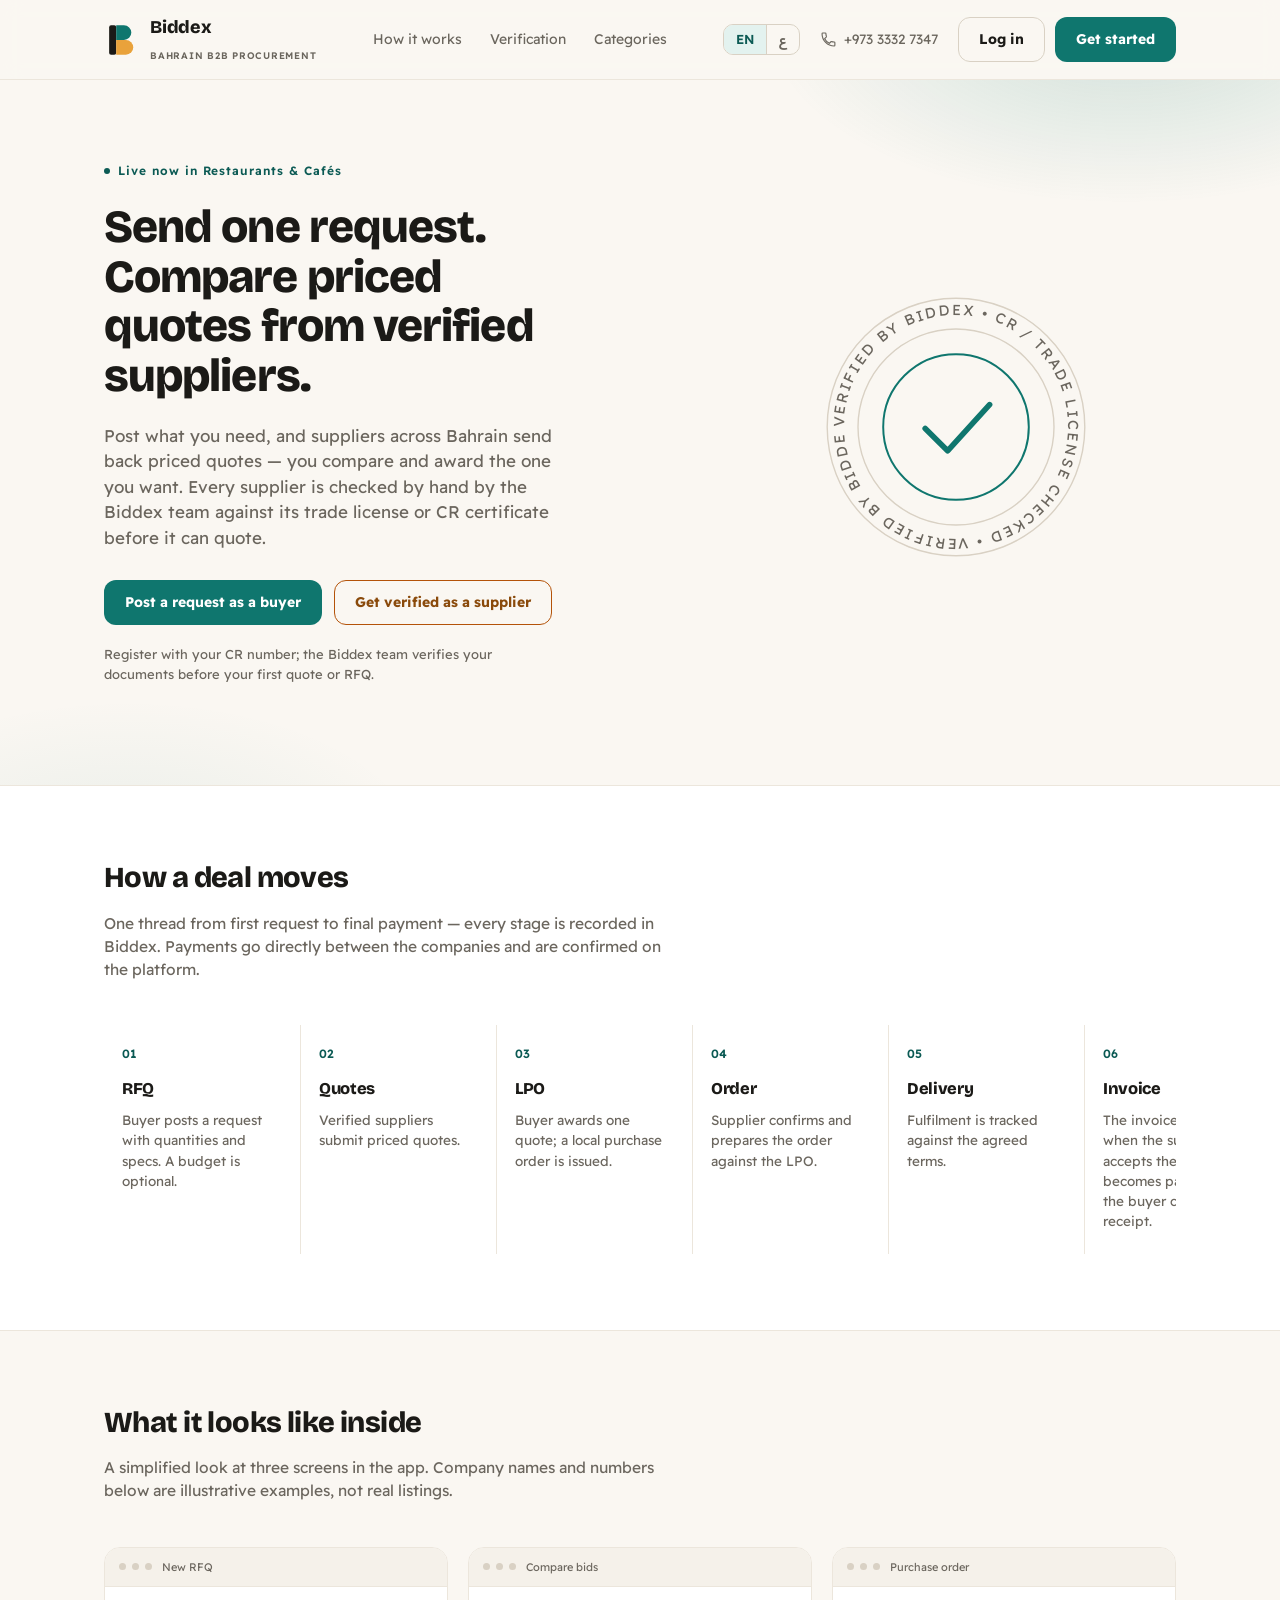
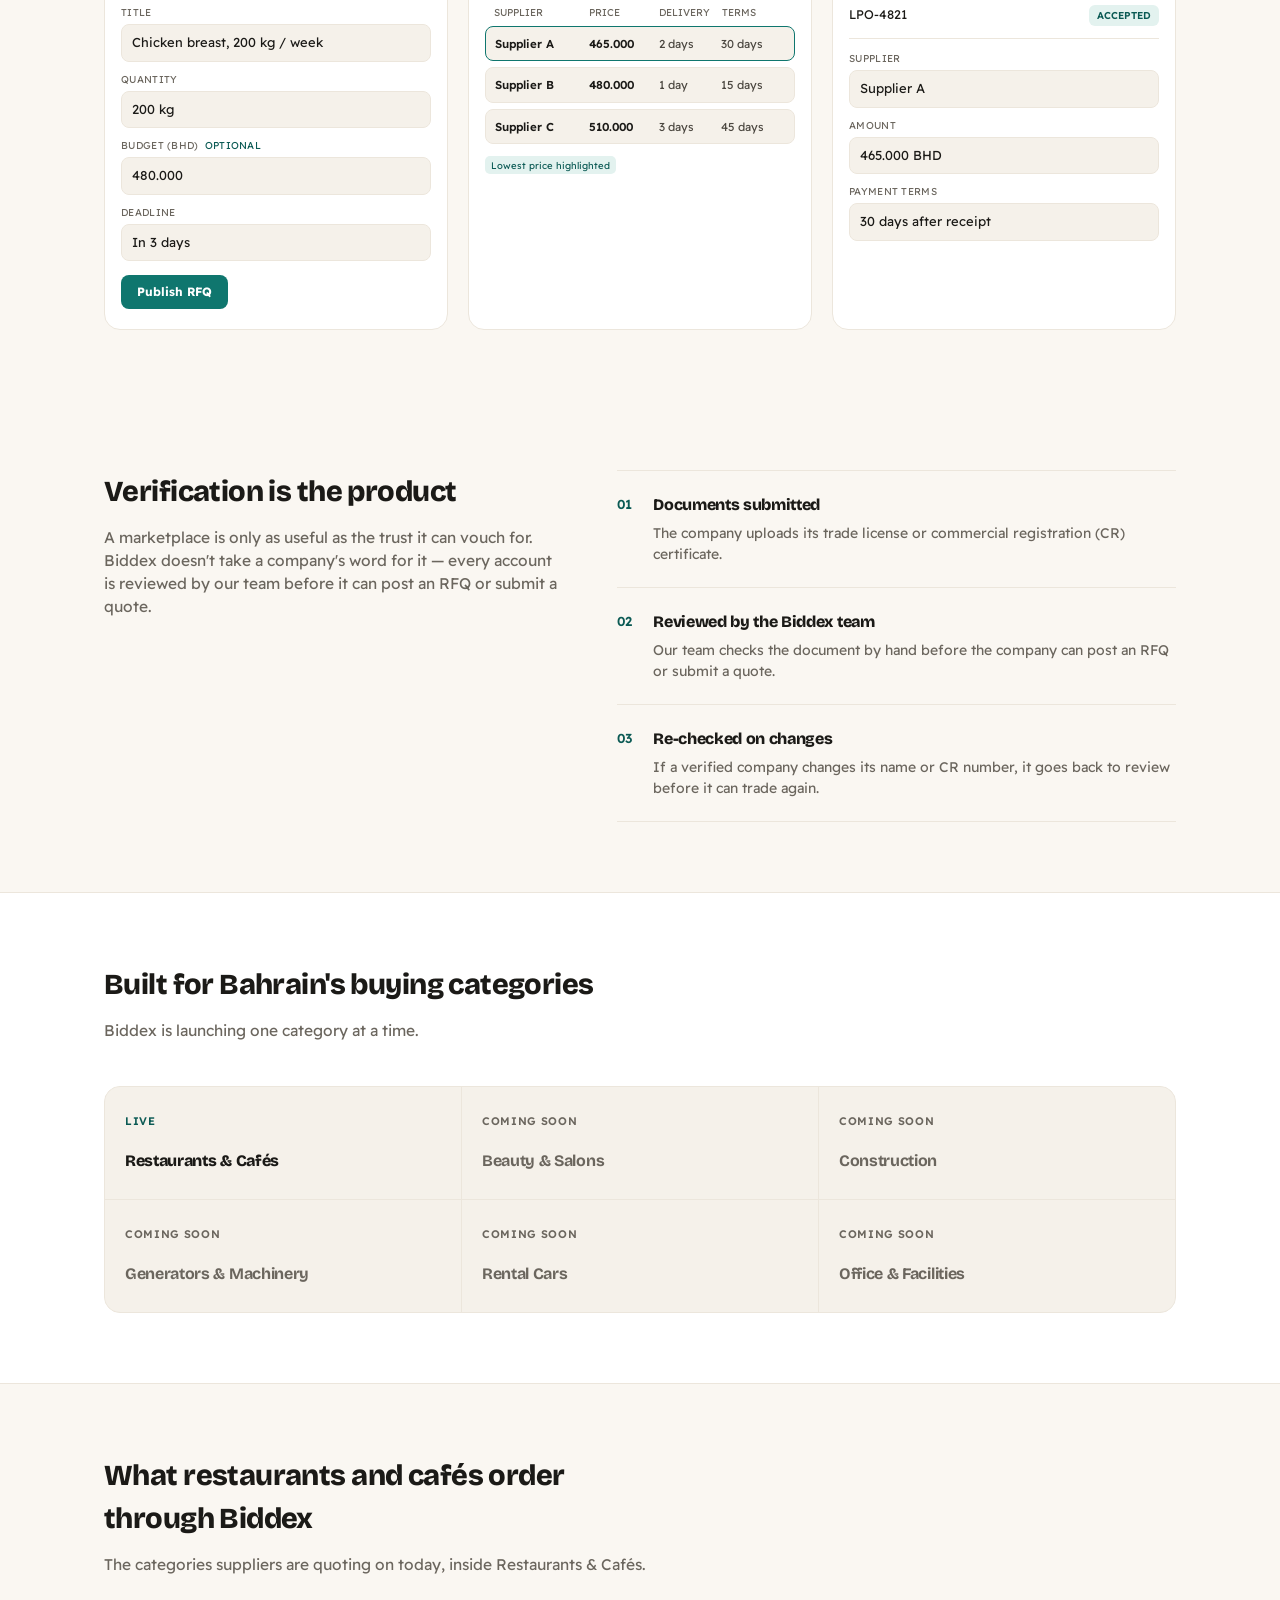
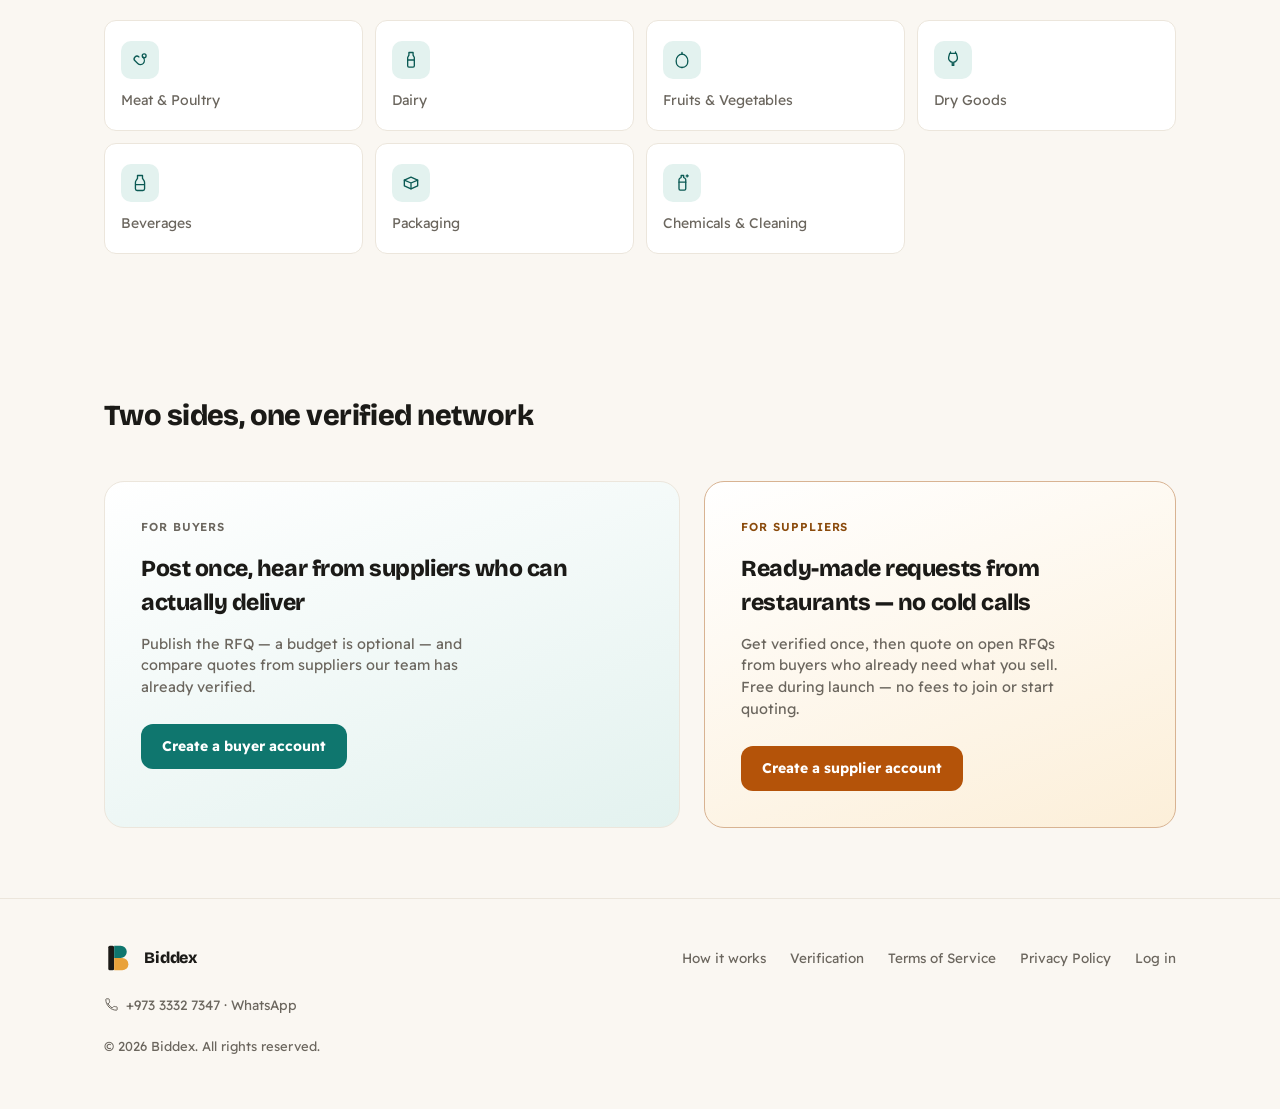
<file: index.html>
<!DOCTYPE html>
<html lang="en">
<head>
<meta charset="UTF-8">
<meta name="viewport" content="width=device-width, initial-scale=1, viewport-fit=cover">
<title>Biddex — Verified B2B procurement for Bahrain</title>
<meta name="description" content="Biddex is Bahrain's B2B procurement marketplace. Every company is checked by hand by the Biddex team against its trade license or CR certificate before its first quote.">
<link rel="canonical" href="https://biddex.online/">
<link rel="alternate" hreflang="en" href="https://biddex.online/">
<link rel="alternate" hreflang="ar" href="https://biddex.online/ar/">
<link rel="alternate" hreflang="x-default" href="https://biddex.online/">
<meta property="og:type" content="website">
<meta property="og:locale" content="en_US">
<meta property="og:locale:alternate" content="ar_AR">
<meta property="og:site_name" content="Biddex">
<meta property="og:url" content="https://biddex.online/">
<meta property="og:title" content="Biddex — Verified B2B procurement for Bahrain">
<meta property="og:description" content="Send one request. Compare priced quotes from verified suppliers in Bahrain. Every company is checked by hand before its first quote.">
<meta property="og:image" content="https://biddex.online/og-image.png?v=2">
<meta property="og:image:width" content="1200">
<meta property="og:image:height" content="630">
<meta property="og:image:alt" content="Biddex — send one request, compare priced quotes from verified suppliers">
<meta name="twitter:card" content="summary_large_image">
<meta name="twitter:title" content="Biddex — Verified B2B procurement for Bahrain">
<meta name="twitter:description" content="Send one request. Compare priced quotes from verified suppliers in Bahrain.">
<meta name="twitter:image" content="https://biddex.online/og-image.png?v=2">
<meta name="theme-color" content="#FAF7F2" media="(prefers-color-scheme: light)">
<meta name="theme-color" content="#141311" media="(prefers-color-scheme: dark)">
<link rel="icon" type="image/png" sizes="192x192" href="icons/icon-192.png?v=2">
<link rel="apple-touch-icon" href="icons/apple-touch-icon.png?v=2">
<link rel="preconnect" href="https://fonts.googleapis.com">
<link rel="preconnect" href="https://fonts.gstatic.com" crossorigin>
<link href="https://fonts.googleapis.com/css2?family=Bricolage+Grotesque:wght@700;800&family=Readex+Pro:wght@400;500;600;700&display=swap" rel="stylesheet">
<style>
  /* Tokens mirror the app "Mix 1" (PROJECT_CONTEXT 6.7): light is the default, dark follows prefers-color-scheme.
     Accent = buyer teal; supplier blocks (.sup) switch to the supplier amber. */
  :root{
    color-scheme:light;
    --bg:#FAF7F2; --panel:#FFFFFF; --tx:#1B1A17; --tx2:#6B665E; --line:#ECE6DC;
    --acc:#0F766E; --acc-soft:#E3F2EF; --acc-ink:#0B5A54; --on-acc:#FFFFFF; --logo-base:#1B1A17;
    --inset:#F5F1EA; --sunken:#EFE9E0; --bd2:#D9D1C4;
    --bd:var(--line); --tx3:var(--tx2); --tx4:var(--tx2); --tx-body:#4A463F;
    --acc-tx:var(--acc-ink); --ok:var(--acc-ink); --ok-soft:var(--acc-soft);
    --radius:16px;
    font-family:'Readex Pro', system-ui, sans-serif;
  }
  .sup{--acc:#B45309; --acc-soft:#FCEFD9; --acc-ink:#8A4A0B; --on-acc:#FFFFFF;}
  @media (prefers-color-scheme: dark){
    :root{
      color-scheme:dark;
      --bg:#141311; --panel:#1D1B18; --tx:#F3EFE8; --tx2:#A59E92; --line:#2E2A25;
      --acc:#34B3A2; --acc-soft:#16312D; --acc-ink:#8FE0D3; --on-acc:#0B1F1C; --logo-base:#FAF7F2;
      --inset:#181614; --sunken:#26221E; --bd2:#3D3730; --tx-body:#CFC8BC;
    }
    .sup{--acc:#F0A24A; --acc-soft:#3A2A14; --acc-ink:#F6C98A; --on-acc:#2A1805;}
  }
  *{box-sizing:border-box;}
  html{scroll-behavior:smooth;}
  body{
    margin:0;
    background:var(--bg);
    color:var(--tx-body);
    line-height:1.5;
    -webkit-font-smoothing:antialiased;
  }
  img,svg{max-width:100%;display:block;}
  a{color:inherit;}
  .wrap{max-width:1120px;margin:0 auto;padding:0 24px;}
  h1,h2,h3{font-family:'Bricolage Grotesque','Readex Pro',sans-serif;font-weight:800;color:var(--tx);margin:0;letter-spacing:-0.02em;}
  .mono{font-variant-numeric:tabular-nums;}

  /* ---------- nav ---------- */
  header{
    position:sticky;top:0;z-index:40;
    background:color-mix(in srgb, var(--bg) 88%, transparent);
    backdrop-filter:blur(10px);
    border-bottom:1px solid var(--bd);
  }
  .nav{display:flex;align-items:center;justify-content:space-between;padding:14px 24px;}
  .brand{display:flex;align-items:center;gap:10px;text-decoration:none;}
  .brand-mark{width:36px;height:36px;flex-shrink:0;}
  .brand-word{font-family:'Bricolage Grotesque','Readex Pro',sans-serif;font-weight:800;font-size:18px;color:var(--tx);letter-spacing:-0.01em;}
  .brand-tag{font-family:inherit;font-variant-numeric:tabular-nums;font-size:9.5px;font-weight:600;letter-spacing:0.08em;color:var(--tx4);margin-top:1px;}
  .nav-right{display:flex;align-items:center;gap:16px;}
  .nav-btns{display:flex;gap:10px;}
  .nav .btn{white-space:nowrap;}
  .nav-links{display:flex;align-items:center;gap:28px;}
  .nav-links a{font-size:14px;color:var(--tx3);text-decoration:none;}
  .nav-links a:hover{color:var(--tx);}
  .btn{
    display:inline-flex;align-items:center;justify-content:center;
    border-radius:12px;font-size:14px;font-weight:700;font-family:inherit;
    padding:11px 20px;text-decoration:none;border:1px solid transparent;cursor:pointer;
  }
  .btn-coral{background:var(--acc);color:var(--on-acc);}
  .btn-sup{background:var(--acc);color:var(--on-acc);}
  .btn-sup:hover{filter:brightness(1.1);}
  .btn-ghost.sup{border-color:var(--acc);color:var(--acc-ink);}
  .btn-coral:hover{filter:brightness(1.12);}
  .btn-ghost{border-color:var(--bd2);color:var(--tx);}
  .btn-ghost:hover{border-color:var(--tx3);}
  .lang-switch{display:inline-flex;border:1px solid var(--bd2);border-radius:10px;overflow:hidden;font-size:13px;font-weight:600;}
  .lang-switch a{padding:7px 12px;color:var(--tx2);text-decoration:none;line-height:1.2;}
  .lang-switch a + a{border-inline-start:1px solid var(--bd2);}
  .lang-switch a:hover{color:var(--tx);}
  .lang-switch a[aria-current]{background:var(--acc-soft);color:var(--acc-ink);}

  /* ---------- hero ---------- */
  .hero{
    padding:76px 0 88px;
    background:
      radial-gradient(600px 300px at 88% -8%, color-mix(in srgb, var(--acc) 18%, transparent), transparent 60%),
      radial-gradient(500px 260px at 10% 110%, color-mix(in srgb, var(--acc) 7%, transparent), transparent 60%);
  }
  .hero-grid{display:grid;grid-template-columns:1.05fr 0.8fr;gap:56px;align-items:center;}
  .eyebrow{
    display:inline-flex;align-items:center;gap:8px;
    font-size:12px;font-weight:600;letter-spacing:0.08em;color:var(--acc-tx);font-family:inherit;font-variant-numeric:tabular-nums;
    margin-bottom:22px;
  }
  .eyebrow::before{content:'';width:6px;height:6px;border-radius:50%;background:var(--acc-tx);}
  .hero h1{font-size:46px;line-height:1.08;max-width:15.5ch;}
  .hero p.lede{font-size:17px;color:var(--tx3);max-width:46ch;margin:22px 0 30px;}
  .hero-ctas{display:flex;flex-wrap:wrap;gap:12px;}
  .hero-note{margin-top:20px;font-size:13px;color:var(--tx4);max-width:52ch;}

  /* seal graphic */
  .seal-wrap{display:flex;justify-content:center;}
  .seal{width:280px;height:280px;position:relative;}
  .seal svg{width:100%;height:100%;}
  .seal-ring-text{font-family:inherit;font-variant-numeric:tabular-nums;font-size:10.4px;letter-spacing:0.14em;fill:var(--tx3);}

  /* ---------- flow section ---------- */
  section{padding:70px 0;}
  .section-head{max-width:56ch;margin-bottom:44px;}
  .section-head h2{font-size:29px;}
  .section-head p{color:var(--tx3);margin-top:12px;font-size:15.5px;}
  .band{background:var(--panel);border-top:1px solid var(--bd);border-bottom:1px solid var(--bd);}

  .flow{display:flex;overflow-x:auto;gap:0;padding-bottom:6px;scrollbar-width:thin;}
  .flow-step{
    flex:0 0 auto;width:196px;padding:20px 18px 22px;position:relative;
    border-left:1px solid var(--bd);
  }
  .flow-step:first-child{border-left:none;}
  .flow-num{font-family:inherit;font-variant-numeric:tabular-nums;font-size:12px;font-weight:600;color:var(--acc-tx);margin-bottom:14px;}
  .flow-step h3{font-size:16.5px;margin-bottom:8px;}
  .flow-step p{font-size:13.5px;color:var(--tx4);margin:0;line-height:1.5;}

  /* ---------- verification section ---------- */
  .verify-grid{display:grid;grid-template-columns:0.9fr 1.1fr;gap:56px;align-items:start;}
  .check-list{border-top:1px solid var(--bd);}
  .check-row{display:flex;gap:16px;padding:22px 0;border-bottom:1px solid var(--bd);}
  .check-idx{font-family:inherit;font-variant-numeric:tabular-nums;font-size:13px;font-weight:600;color:var(--acc-tx);padding-top:2px;flex-shrink:0;width:20px;}
  .check-row h3{font-size:16px;margin-bottom:6px;}
  .check-row p{font-size:14px;color:var(--tx4);margin:0;}

  /* ---------- categories ---------- */
  .cat-grid{display:grid;grid-template-columns:repeat(3,1fr);gap:1px;background:var(--bd);border:1px solid var(--bd);border-radius:var(--radius);overflow:hidden;}
  .cat{background:var(--inset);padding:26px 20px;min-height:112px;display:flex;flex-direction:column;justify-content:space-between;}
  .cat.soon h3{color:var(--tx3);font-weight:700;}
  .cat-status{font-size:11px;font-weight:600;font-family:inherit;font-variant-numeric:tabular-nums;letter-spacing:0.06em;}
  .cat-status.live{color:var(--acc-tx);}
  .cat-status.soon{color:var(--tx4);}
  .cat h3{font-size:16px;margin-top:14px;}

  /* ---------- supply categories (what buyers actually source) ---------- */
  .supply-grid{display:grid;grid-template-columns:repeat(4,1fr);gap:12px;}
  .supply-card{
    background:var(--panel);border:1px solid var(--bd);border-radius:12px;
    padding:20px 16px;display:flex;flex-direction:column;gap:12px;align-items:flex-start;
  }
  .supply-icon{
    width:38px;height:38px;border-radius:10px;background:var(--acc-soft);
    display:flex;align-items:center;justify-content:center;flex-shrink:0;
  }
  .supply-icon svg{width:20px;height:20px;}
  .supply-card span{font-size:14px;color:var(--tx2);line-height:1.35;}

  /* ---------- product mockups (in-app previews, CSS-only) ---------- */
  .mock-grid{display:grid;grid-template-columns:repeat(3,1fr);gap:20px;}
  .mock-card{
    background:var(--panel);border:1px solid var(--bd);border-radius:16px;
    overflow:hidden;display:flex;flex-direction:column;
  }
  .mock-bar{
    display:flex;align-items:center;gap:6px;padding:11px 14px;
    border-bottom:1px solid var(--bd);background:var(--inset);
  }
  .mock-dot{width:7px;height:7px;border-radius:50%;background:var(--bd2);}
  .mock-title{font-family:inherit;font-variant-numeric:tabular-nums;font-size:11px;color:var(--tx4);margin-left:4px;}
  .mock-body{padding:18px 16px 20px;display:flex;flex-direction:column;gap:10px;flex:1;}
  .mock-field{display:flex;flex-direction:column;gap:4px;}
  .mock-field label{font-size:10px;font-family:inherit;font-variant-numeric:tabular-nums;color:var(--tx4);letter-spacing:0.03em;}
  .mock-field label i{font-style:normal;color:var(--acc-tx);margin-left:6px;}
  .mock-field .val{
    background:var(--inset);border:1px solid var(--bd);border-radius:8px;
    padding:8px 10px;font-size:13px;color:var(--tx);
  }
  .mock-btn{
    margin-top:4px;align-self:flex-start;background:var(--acc);color:var(--on-acc);
    font-size:12px;font-weight:700;border-radius:8px;padding:8px 16px;
  }
  .mock-table{display:flex;flex-direction:column;gap:6px;font-size:11.5px;}
  .mock-row{
    display:grid;grid-template-columns:1.1fr 0.8fr 0.7fr 0.8fr;gap:6px;
    padding:8px 9px;border-radius:8px;background:var(--inset);border:1px solid var(--bd);
    align-items:center;
  }
  .mock-row.head{background:transparent;border:none;color:var(--tx4);font-family:inherit;font-variant-numeric:tabular-nums;font-size:10px;padding:0 9px;white-space:nowrap;letter-spacing:0;}
  .mock-row.best{border-color:var(--acc);}
  .mock-row .co{color:var(--tx);font-weight:600;}
  .mock-row .price{font-family:inherit;font-variant-numeric:tabular-nums;color:var(--tx);font-weight:600;}
  .mock-tag{
    display:inline-block;margin-top:2px;font-size:9.5px;font-family:inherit;font-variant-numeric:tabular-nums;
    color:var(--acc-tx);background:var(--acc-soft);border-radius:5px;padding:2px 6px;align-self:flex-start;
  }
  .mock-lpo-head{display:flex;justify-content:space-between;align-items:flex-start;}
  .mock-lpo-id{font-family:inherit;font-variant-numeric:tabular-nums;font-size:12.5px;color:var(--tx);}
  .mock-status{
    font-family:inherit;font-variant-numeric:tabular-nums;font-size:10px;font-weight:600;color:var(--ok);
    background:var(--ok-soft);border-radius:6px;padding:3px 8px;
  }
  .mock-divider{border-top:1px solid var(--bd);margin:2px 0;}
  .mock-note{font-size:12px;color:var(--tx4);margin-top:16px;}

  /* ---------- contact / WhatsApp ---------- */
  .contact-link{
    display:inline-flex;align-items:center;gap:7px;font-size:13.5px;color:var(--tx3);
    text-decoration:none;padding:0 4px;
  }
  .contact-link:hover{color:var(--tx);}
  .contact-link svg{width:17px;height:17px;flex-shrink:0;}
  .foot-contact{font-size:13.5px;color:var(--tx4);display:flex;align-items:center;gap:7px;text-decoration:none;}
  .foot-contact:hover{color:var(--tx2);}
  .foot-contact svg{width:15px;height:15px;flex-shrink:0;}
  .wa-fab{
    display:none;position:fixed;right:18px;bottom:calc(18px + env(safe-area-inset-bottom, 0px));z-index:50;
    width:56px;height:56px;border-radius:50%;background:#25D366;
    align-items:center;justify-content:center;box-shadow:0 6px 20px rgba(0,0,0,0.35);
    text-decoration:none;
  }
  .wa-fab svg{width:28px;height:28px;}

  /* ---------- roles ---------- */
  .role-grid{display:grid;grid-template-columns:1.1fr 0.9fr;gap:24px;}
  .role-card{
    border-radius:20px;padding:36px;position:relative;overflow:hidden;
    border:1px solid var(--bd);
  }
  .role-card.buyer{background:linear-gradient(160deg,var(--panel),var(--acc-soft));}
  .role-card.supplier{background:linear-gradient(160deg,var(--panel),var(--acc-soft));border-color:color-mix(in srgb, var(--acc) 35%, var(--bd));}
  .role-card.supplier .role-tag{color:var(--acc-ink);}
  .role-card h3{font-size:23px;margin-bottom:12px;}
  .role-card p{color:var(--tx3);font-size:14.5px;margin:0 0 26px;max-width:36ch;}
  .role-tag{font-family:inherit;font-variant-numeric:tabular-nums;font-size:11.5px;font-weight:600;letter-spacing:0.08em;color:var(--tx4);margin-bottom:16px;display:block;}

  /* ---------- footer ---------- */
  footer{border-top:1px solid var(--bd);padding:44px 0 40px;}
  .foot-row{display:flex;flex-wrap:wrap;justify-content:space-between;align-items:center;gap:18px;}
  .foot-links{display:flex;gap:24px;flex-wrap:wrap;}
  .foot-links a{font-size:13.5px;color:var(--tx4);text-decoration:none;}
  .foot-links a:hover{color:var(--tx2);}
  .foot-legal{font-size:13px;color:var(--tx4);margin-top:22px;}

  @media (max-width:860px){
    .hero-grid{grid-template-columns:1fr;gap:40px;}
    .seal-wrap{order:-1;}
    .seal{width:200px;height:200px;}
    .hero h1{font-size:34px;max-width:none;}
    .verify-grid{grid-template-columns:1fr;}
    .cat-grid{grid-template-columns:1fr 1fr;}
    .supply-grid{grid-template-columns:1fr 1fr;}
    .mock-grid{grid-template-columns:1fr;}
    .role-grid{grid-template-columns:1fr;}
    .nav-links{display:none;}
    .contact-link{display:none;}
    .wa-fab{display:flex;}
    /* the floating WhatsApp button sits over the bottom-right corner: keep the last content clear of it */
    footer{padding-bottom:calc(96px + env(safe-area-inset-bottom, 0px));}
  }
  @media (max-width:640px){
    .wrap{padding:0 16px;}
    .nav{padding:10px 16px;}
    .nav .btn{padding:9px 12px;font-size:13px;}
    .nav-right{gap:8px;}
    .nav-btns{gap:6px;}
    .brand{gap:8px;}
    .brand-mark{width:32px;height:32px;}
    .nav .brand-word{font-size:16px;}
    .lang-switch a{padding:7px 9px;font-size:12.5px;}
    .brand-tag{display:none;}
    /* first screen: headline, both buttons and the note fit at 375x667 */
    .seal-wrap{display:none;}
    .hero{padding:26px 0 40px;}
    .hero-grid{gap:0;}
    .eyebrow{margin-bottom:12px;}
    .hero h1{font-size:28px;line-height:1.12;}
    .hero p.lede{font-size:15px;margin:12px 0 20px;}
    .hide-sm{display:none;}
    .hero-ctas{flex-direction:column;gap:10px;}
    .hero-ctas .btn{width:100%;}
    .hero-note{font-size:12px;margin-top:14px;}
    section{padding:52px 0;}
  }
  @media (max-width:340px){
    .nav .brand-word{display:none !important;}
  }
  @media (max-width:420px){
    .nav .btn{padding:9px 9px;font-size:12.5px;}
    .lang-switch{border-radius:8px;}
    .lang-switch a{padding:7px 7px;font-size:12px;}
    .nav-right{gap:6px;}
    .nav-btns{gap:4px;}
    .cat-grid{grid-template-columns:1fr;}
    .supply-grid{grid-template-columns:1fr;}
  }
  /* Touch, as in the app: no 300ms delay, no grey flash on tap, pressed feedback on touch screens only. */
  body{-webkit-tap-highlight-color:transparent;padding-left:env(safe-area-inset-left, 0px);padding-right:env(safe-area-inset-right, 0px);}
  a, button, summary, [onclick]{touch-action:manipulation;}
  @media (pointer: coarse){
    .btn, .wa-fab{transition:transform .12s ease;}
    .btn:active, .wa-fab:active{transform:scale(0.97);}
  }
  @media (prefers-reduced-motion: reduce){
    html{scroll-behavior:auto;}
  }
</style>
</head>

<body>

<header>
  <div class="wrap nav">
    <a class="brand" href="#top">
      <svg class="brand-mark" viewBox="0 0 56 56" role="img" aria-label="Biddex"><rect x="8" y="5" width="11" height="46" rx="3" style="fill:var(--logo-base);"/><path d="M19 5 H31 a11.5 11.5 0 0 1 0 23 H19 Z" fill="#0F766E"/><path d="M19 28 H34 a11.5 11.5 0 0 1 0 23 H19 Z" fill="#E9A23B"/></svg>
      <span>
        <span class="brand-word" style="display:block;">Biddex</span>
        <span class="brand-tag">BAHRAIN B2B PROCUREMENT</span>
      </span>
    </a>
    <nav class="nav-links">
      <a href="#flow">How it works</a>
      <a href="#verification">Verification</a>
      <a href="#categories">Categories</a>
    </nav>
    <div class="nav-right">
      <nav class="lang-switch" aria-label="Language"><a href="/" hreflang="en" lang="en" aria-current="page">EN</a><a href="/ar/" hreflang="ar" lang="ar">ع</a></nav>
      <a class="contact-link" href="https://wa.me/97333327347" target="_blank" rel="noopener">
        <svg viewBox="0 0 24 24" fill="none" stroke="currentColor" stroke-width="1.6" stroke-linecap="round" stroke-linejoin="round"><path d="M6.6 10.8c1.4 2.8 3.8 5.2 6.6 6.6l2.2-2.2c.3-.3.7-.4 1-.2 1.1.4 2.3.6 3.6.6.6 0 1 .4 1 1v3.5c0 .6-.4 1-1 1C10.6 21.1 2.9 13.4 2.9 3.9c0-.6.4-1 1-1H7.4c.6 0 1 .4 1 1 0 1.3.2 2.5.6 3.6.1.3 0 .7-.2 1L6.6 10.8z"/></svg>
        +973 3332 7347
      </a>
      <div class="nav-btns">
        <a class="btn btn-ghost" href="https://app.biddex.online/?lang=en#/login">Log in</a>
        <a class="btn btn-coral" href="https://app.biddex.online/?lang=en#/register?role=buyer">Get started</a>
      </div>
    </div>
  </div>
</header>

<main id="top">

  <section class="hero">
    <div class="wrap hero-grid">
      <div>
        <span class="eyebrow">Live now in Restaurants &amp; Cafés</span>
        <h1>Send one request. Compare priced quotes from verified suppliers.</h1>
        <p class="lede">Post what you need, and suppliers across Bahrain send back priced quotes — you compare and award the one you want. <span class="hide-sm">Every supplier is checked by hand by the Biddex team against its trade license or CR certificate before it can quote.</span></p>
        <div class="hero-ctas">
          <a class="btn btn-coral" href="https://app.biddex.online/?lang=en#/register?role=buyer">Post a request as a buyer</a>
          <a class="btn btn-ghost sup" href="https://app.biddex.online/?lang=en#/register?role=supplier">Get verified as a supplier</a>
        </div>
        <p class="hero-note">Register with your CR number; the Biddex team verifies your documents before your first quote or RFQ.</p>
      </div>
      <div class="seal-wrap">
        <div class="seal">
          <svg viewBox="0 0 200 200">
            <circle cx="100" cy="100" r="92" fill="none" stroke="var(--bd2)" stroke-width="1"/>
            <circle cx="100" cy="100" r="70" fill="none" stroke="var(--bd2)" stroke-width="1"/>
            <path id="ringPath" d="M 100,100 m -80,0 a 80,80 0 1,1 160,0 a 80,80 0 1,1 -160,0" fill="none"/>
            <text class="seal-ring-text">
              <textPath href="#ringPath" startOffset="0%">VERIFIED BY BIDDEX &#8226; CR / TRADE LICENSE CHECKED &#8226; VERIFIED BY BIDDEX &#8226; CR / TRADE LICENSE CHECKED &#8226; </textPath>
            </text>
            <circle cx="100" cy="100" r="52" fill="none" stroke="var(--acc)" stroke-width="1.4"/>
            <path d="M78 101 L94 117 L124 84" fill="none" stroke="var(--acc)" stroke-width="4" stroke-linecap="round" stroke-linejoin="round"/>
          </svg>
        </div>
      </div>
    </div>
  </section>

  <section id="flow" class="band">
    <div class="wrap">
      <div class="section-head">
        <h2>How a deal moves</h2>
        <p>One thread from first request to final payment — every stage is recorded in Biddex. Payments go directly between the companies and are confirmed on the platform.</p>
      </div>
      <div class="flow">
        <div class="flow-step">
          <div class="flow-num">01</div>
          <h3>RFQ</h3>
          <p>Buyer posts a request with quantities and specs. A budget is optional.</p>
        </div>
        <div class="flow-step">
          <div class="flow-num">02</div>
          <h3>Quotes</h3>
          <p>Verified suppliers submit priced quotes.</p>
        </div>
        <div class="flow-step">
          <div class="flow-num">03</div>
          <h3>LPO</h3>
          <p>Buyer awards one quote; a local purchase order is issued.</p>
        </div>
        <div class="flow-step">
          <div class="flow-num">04</div>
          <h3>Order</h3>
          <p>Supplier confirms and prepares the order against the LPO.</p>
        </div>
        <div class="flow-step">
          <div class="flow-num">05</div>
          <h3>Delivery</h3>
          <p>Fulfilment is tracked against the agreed terms.</p>
        </div>
        <div class="flow-step">
          <div class="flow-num">06</div>
          <h3>Invoice</h3>
          <p>The invoice is created when the supplier accepts the LPO; it becomes payable once the buyer confirms receipt.</p>
        </div>
        <div class="flow-step">
          <div class="flow-num">07</div>
          <h3>Payment</h3>
          <p>After receipt, the buyer pays the supplier directly and records it; the supplier confirms the payment.</p>
        </div>
      </div>
    </div>
  </section>

  <section id="inside">
    <div class="wrap">
      <div class="section-head">
        <h2>What it looks like inside</h2>
        <p>A simplified look at three screens in the app. Company names and numbers below are illustrative examples, not real listings.</p>
      </div>
      <div class="mock-grid">
        <div class="mock-card">
          <div class="mock-bar"><span class="mock-dot"></span><span class="mock-dot"></span><span class="mock-dot"></span><span class="mock-title">New RFQ</span></div>
          <div class="mock-body">
            <div class="mock-field"><label>TITLE</label><div class="val">Chicken breast, 200 kg / week</div></div>
            <div class="mock-field"><label>QUANTITY</label><div class="val">200 kg</div></div>
            <div class="mock-field"><label>BUDGET (BHD)<i>OPTIONAL</i></label><div class="val">480.000</div></div>
            <div class="mock-field"><label>DEADLINE</label><div class="val">In 3 days</div></div>
            <span class="mock-btn">Publish RFQ</span>
          </div>
        </div>
        <div class="mock-card">
          <div class="mock-bar"><span class="mock-dot"></span><span class="mock-dot"></span><span class="mock-dot"></span><span class="mock-title">Compare bids</span></div>
          <div class="mock-body">
            <div class="mock-table">
              <div class="mock-row head"><span>SUPPLIER</span><span>PRICE</span><span>DELIVERY</span><span>TERMS</span></div>
              <div class="mock-row best"><span class="co">Supplier A</span><span class="price">465.000</span><span>2 days</span><span>30 days</span></div>
              <div class="mock-row"><span class="co">Supplier B</span><span class="price">480.000</span><span>1 day</span><span>15 days</span></div>
              <div class="mock-row"><span class="co">Supplier C</span><span class="price">510.000</span><span>3 days</span><span>45 days</span></div>
            </div>
            <span class="mock-tag">Lowest price highlighted</span>
          </div>
        </div>
        <div class="mock-card">
          <div class="mock-bar"><span class="mock-dot"></span><span class="mock-dot"></span><span class="mock-dot"></span><span class="mock-title">Purchase order</span></div>
          <div class="mock-body">
            <div class="mock-lpo-head"><span class="mock-lpo-id">LPO-4821</span><span class="mock-status">ACCEPTED</span></div>
            <div class="mock-divider"></div>
            <div class="mock-field"><label>SUPPLIER</label><div class="val">Supplier A</div></div>
            <div class="mock-field"><label>AMOUNT</label><div class="val">465.000 BHD</div></div>
            <div class="mock-field"><label>PAYMENT TERMS</label><div class="val">30 days after receipt</div></div>
          </div>
        </div>
      </div>
    </div>
  </section>

  <section id="verification">
    <div class="wrap verify-grid">
      <div class="section-head" style="margin-bottom:0;">
        <h2>Verification is the product</h2>
        <p>A marketplace is only as useful as the trust it can vouch for. Biddex doesn't take a company's word for it — every account is reviewed by our team before it can post an RFQ or submit a quote.</p>
      </div>
      <div class="check-list">
        <div class="check-row">
          <div class="check-idx mono">01</div>
          <div>
            <h3>Documents submitted</h3>
            <p>The company uploads its trade license or commercial registration (CR) certificate.</p>
          </div>
        </div>
        <div class="check-row">
          <div class="check-idx mono">02</div>
          <div>
            <h3>Reviewed by the Biddex team</h3>
            <p>Our team checks the document by hand before the company can post an RFQ or submit a quote.</p>
          </div>
        </div>
        <div class="check-row">
          <div class="check-idx mono">03</div>
          <div>
            <h3>Re-checked on changes</h3>
            <p>If a verified company changes its name or CR number, it goes back to review before it can trade again.</p>
          </div>
        </div>
      </div>
    </div>
  </section>

  <section id="categories" class="band">
    <div class="wrap">
      <div class="section-head">
        <h2>Built for Bahrain's buying categories</h2>
        <p>Biddex is launching one category at a time.</p>
      </div>
      <div class="cat-grid">
        <div class="cat">
          <span class="cat-status live mono">LIVE</span>
          <h3>Restaurants &amp; Cafés</h3>
        </div>
        <div class="cat soon">
          <span class="cat-status soon mono">COMING SOON</span>
          <h3>Beauty &amp; Salons</h3>
        </div>
        <div class="cat soon">
          <span class="cat-status soon mono">COMING SOON</span>
          <h3>Construction</h3>
        </div>
        <div class="cat soon">
          <span class="cat-status soon mono">COMING SOON</span>
          <h3>Generators &amp; Machinery</h3>
        </div>
        <div class="cat soon">
          <span class="cat-status soon mono">COMING SOON</span>
          <h3>Rental Cars</h3>
        </div>
        <div class="cat soon">
          <span class="cat-status soon mono">COMING SOON</span>
          <h3>Office &amp; Facilities</h3>
        </div>
      </div>
    </div>
  </section>

  <section id="supply">
    <div class="wrap">
      <div class="section-head">
        <h2>What restaurants and cafés order through Biddex</h2>
        <p>The categories suppliers are quoting on today, inside Restaurants &amp; Cafés.</p>
      </div>
      <div class="supply-grid">
        <div class="supply-card">
          <div class="supply-icon"><svg viewBox="0 0 24 24" fill="none" stroke="var(--acc-tx)" stroke-width="1.6" stroke-linecap="round" stroke-linejoin="round"><path d="M15.5 8.5c2 2 2.3 5.4.5 7.5-1.8 2-4.8 2-6.7.2L6 13c-1.3-1.3-1.3-3.4 0-4.7 1.3-1.3 3.4-1.3 4.7 0"/><circle cx="17" cy="7" r="2.3"/></svg></div>
          <span>Meat &amp; Poultry</span>
        </div>
        <div class="supply-card">
          <div class="supply-icon"><svg viewBox="0 0 24 24" fill="none" stroke="var(--acc-tx)" stroke-width="1.6" stroke-linecap="round" stroke-linejoin="round"><path d="M9.5 3h5v3.2L16 9v10a1.5 1.5 0 0 1-1.5 1.5h-5A1.5 1.5 0 0 1 8 19V9l1.5-2.8V3Z"/><path d="M8 12h8"/></svg></div>
          <span>Dairy</span>
        </div>
        <div class="supply-card">
          <div class="supply-icon"><svg viewBox="0 0 24 24" fill="none" stroke="var(--acc-tx)" stroke-width="1.6" stroke-linecap="round" stroke-linejoin="round"><path d="M12 21c-4.5 0-7-3.5-7-7.8C5 8.6 8.3 5 12 5"/><path d="M12 21c4.5 0 7-3.5 7-7.8C19 8.6 15.7 5 12 5"/><path d="M12 5V3"/></svg></div>
          <span>Fruits &amp; Vegetables</span>
        </div>
        <div class="supply-card">
          <div class="supply-icon"><svg viewBox="0 0 24 24" fill="none" stroke="var(--acc-tx)" stroke-width="1.6" stroke-linecap="round" stroke-linejoin="round"><path d="M8 4h8l1.2 4.5c.7 2.8-1.4 5.5-4.3 6.2v3.8h-1.8v-3.8c-2.9-.7-5-3.4-4.3-6.2L8 4Z"/><path d="M9 4V2.4M15 4V2.4"/></svg></div>
          <span>Dry Goods</span>
        </div>
        <div class="supply-card">
          <div class="supply-icon"><svg viewBox="0 0 24 24" fill="none" stroke="var(--acc-tx)" stroke-width="1.6" stroke-linecap="round" stroke-linejoin="round"><path d="M9 3h6v3.5l1.6 2.4c.5.8.9 1.7.9 2.7V19a2 2 0 0 1-2 2H8.5a2 2 0 0 1-2-2v-7.4c0-1 .3-1.9.9-2.7L9 6.5V3Z"/><path d="M7 14h10"/></svg></div>
          <span>Beverages</span>
        </div>
        <div class="supply-card">
          <div class="supply-icon"><svg viewBox="0 0 24 24" fill="none" stroke="var(--acc-tx)" stroke-width="1.6" stroke-linecap="round" stroke-linejoin="round"><path d="M4 8.5 12 5l8 3.5v7L12 19l-8-3.5v-7Z"/><path d="M4 8.5 12 12l8-3.5M12 12v7"/></svg></div>
          <span>Packaging</span>
        </div>
        <div class="supply-card">
          <div class="supply-icon"><svg viewBox="0 0 24 24" fill="none" stroke="var(--acc-tx)" stroke-width="1.6" stroke-linecap="round" stroke-linejoin="round"><path d="M11 3h3v2.4l1.5.9c.6.4 1 1 1 1.8V19a1.6 1.6 0 0 1-1.6 1.6h-5A1.6 1.6 0 0 1 8.4 19V8.1c0-.8.4-1.4 1-1.8L11 5.4V3Z"/><path d="M8.4 11h8.1M17 3.5h2.5M18.2 2.3v2.4"/></svg></div>
          <span>Chemicals &amp; Cleaning</span>
        </div>
      </div>
    </div>
  </section>

  <section id="join">
    <div class="wrap">
      <div class="section-head">
        <h2>Two sides, one verified network</h2>
      </div>
      <div class="role-grid">
        <div class="role-card buyer">
          <span class="role-tag">FOR BUYERS</span>
          <h3>Post once, hear from suppliers who can actually deliver</h3>
          <p>Publish the RFQ — a budget is optional — and compare quotes from suppliers our team has already verified.</p>
          <a class="btn btn-coral" href="https://app.biddex.online/?lang=en#/register?role=buyer">Create a buyer account</a>
        </div>
        <div class="role-card supplier sup">
          <span class="role-tag">FOR SUPPLIERS</span>
          <h3>Ready-made requests from restaurants — no cold calls</h3>
          <p>Get verified once, then quote on open RFQs from buyers who already need what you sell. Free during launch — no fees to join or start quoting.</p>
          <a class="btn btn-sup" href="https://app.biddex.online/?lang=en#/register?role=supplier">Create a supplier account</a>
        </div>
      </div>
    </div>
  </section>

</main>

<footer>
  <div class="wrap">
    <div class="foot-row">
      <a class="brand" href="#top">
        <svg class="brand-mark" style="width:30px;height:30px;" viewBox="0 0 56 56" role="img" aria-label="Biddex"><rect x="8" y="5" width="11" height="46" rx="3" style="fill:var(--logo-base);"/><path d="M19 5 H31 a11.5 11.5 0 0 1 0 23 H19 Z" fill="#0F766E"/><path d="M19 28 H34 a11.5 11.5 0 0 1 0 23 H19 Z" fill="#E9A23B"/></svg>
        <span class="brand-word" style="font-size:16px;">Biddex</span>
      </a>
      <div class="foot-links">
        <a href="#flow">How it works</a>
        <a href="#verification">Verification</a>
        <a href="/terms.html">Terms of Service</a>
        <a href="/privacy.html">Privacy Policy</a>
        <a href="https://app.biddex.online/?lang=en#/login">Log in</a>
      </div>
    </div>
    <a class="foot-contact" href="https://wa.me/97333327347" target="_blank" rel="noopener" style="margin-top:22px;">
      <svg viewBox="0 0 24 24" fill="none" stroke="currentColor" stroke-width="1.6" stroke-linecap="round" stroke-linejoin="round"><path d="M6.6 10.8c1.4 2.8 3.8 5.2 6.6 6.6l2.2-2.2c.3-.3.7-.4 1-.2 1.1.4 2.3.6 3.6.6.6 0 1 .4 1 1v3.5c0 .6-.4 1-1 1C10.6 21.1 2.9 13.4 2.9 3.9c0-.6.4-1 1-1H7.4c.6 0 1 .4 1 1 0 1.3.2 2.5.6 3.6.1.3 0 .7-.2 1L6.6 10.8z"/></svg>
      +973 3332 7347 &middot; WhatsApp
    </a>
    <p class="foot-legal">© 2026 Biddex. All rights reserved.</p>
  </div>
</footer>

<a class="wa-fab" href="https://wa.me/97333327347" target="_blank" rel="noopener" aria-label="Chat on WhatsApp">
  <svg viewBox="0 0 24 24" fill="none" stroke="#fff" stroke-width="1.8" stroke-linecap="round" stroke-linejoin="round"><path d="M6.6 10.8c1.4 2.8 3.8 5.2 6.6 6.6l2.2-2.2c.3-.3.7-.4 1-.2 1.1.4 2.3.6 3.6.6.6 0 1 .4 1 1v3.5c0 .6-.4 1-1 1C10.6 21.1 2.9 13.4 2.9 3.9c0-.6.4-1 1-1H7.4c.6 0 1 .4 1 1 0 1.3.2 2.5.6 3.6.1.3 0 .7-.2 1L6.6 10.8z"/></svg>
</a>

</body>
</html>
</file>
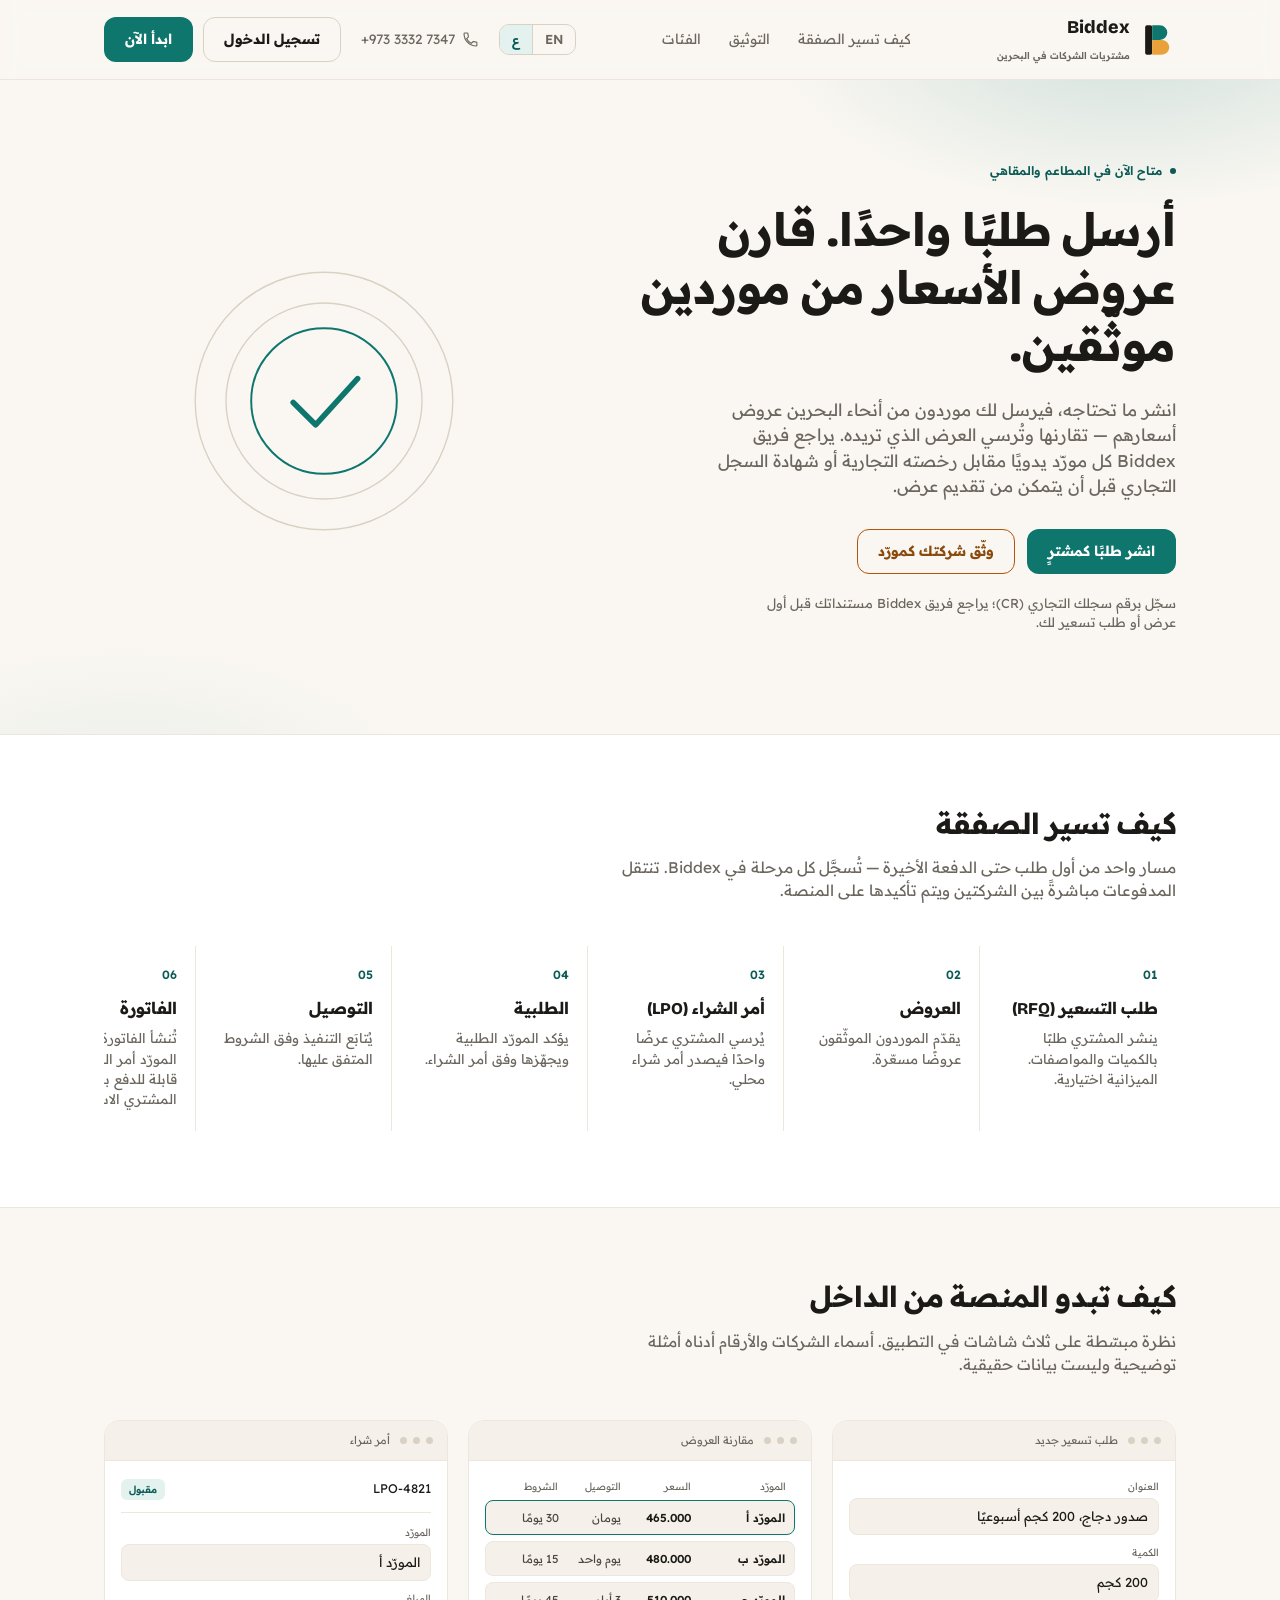
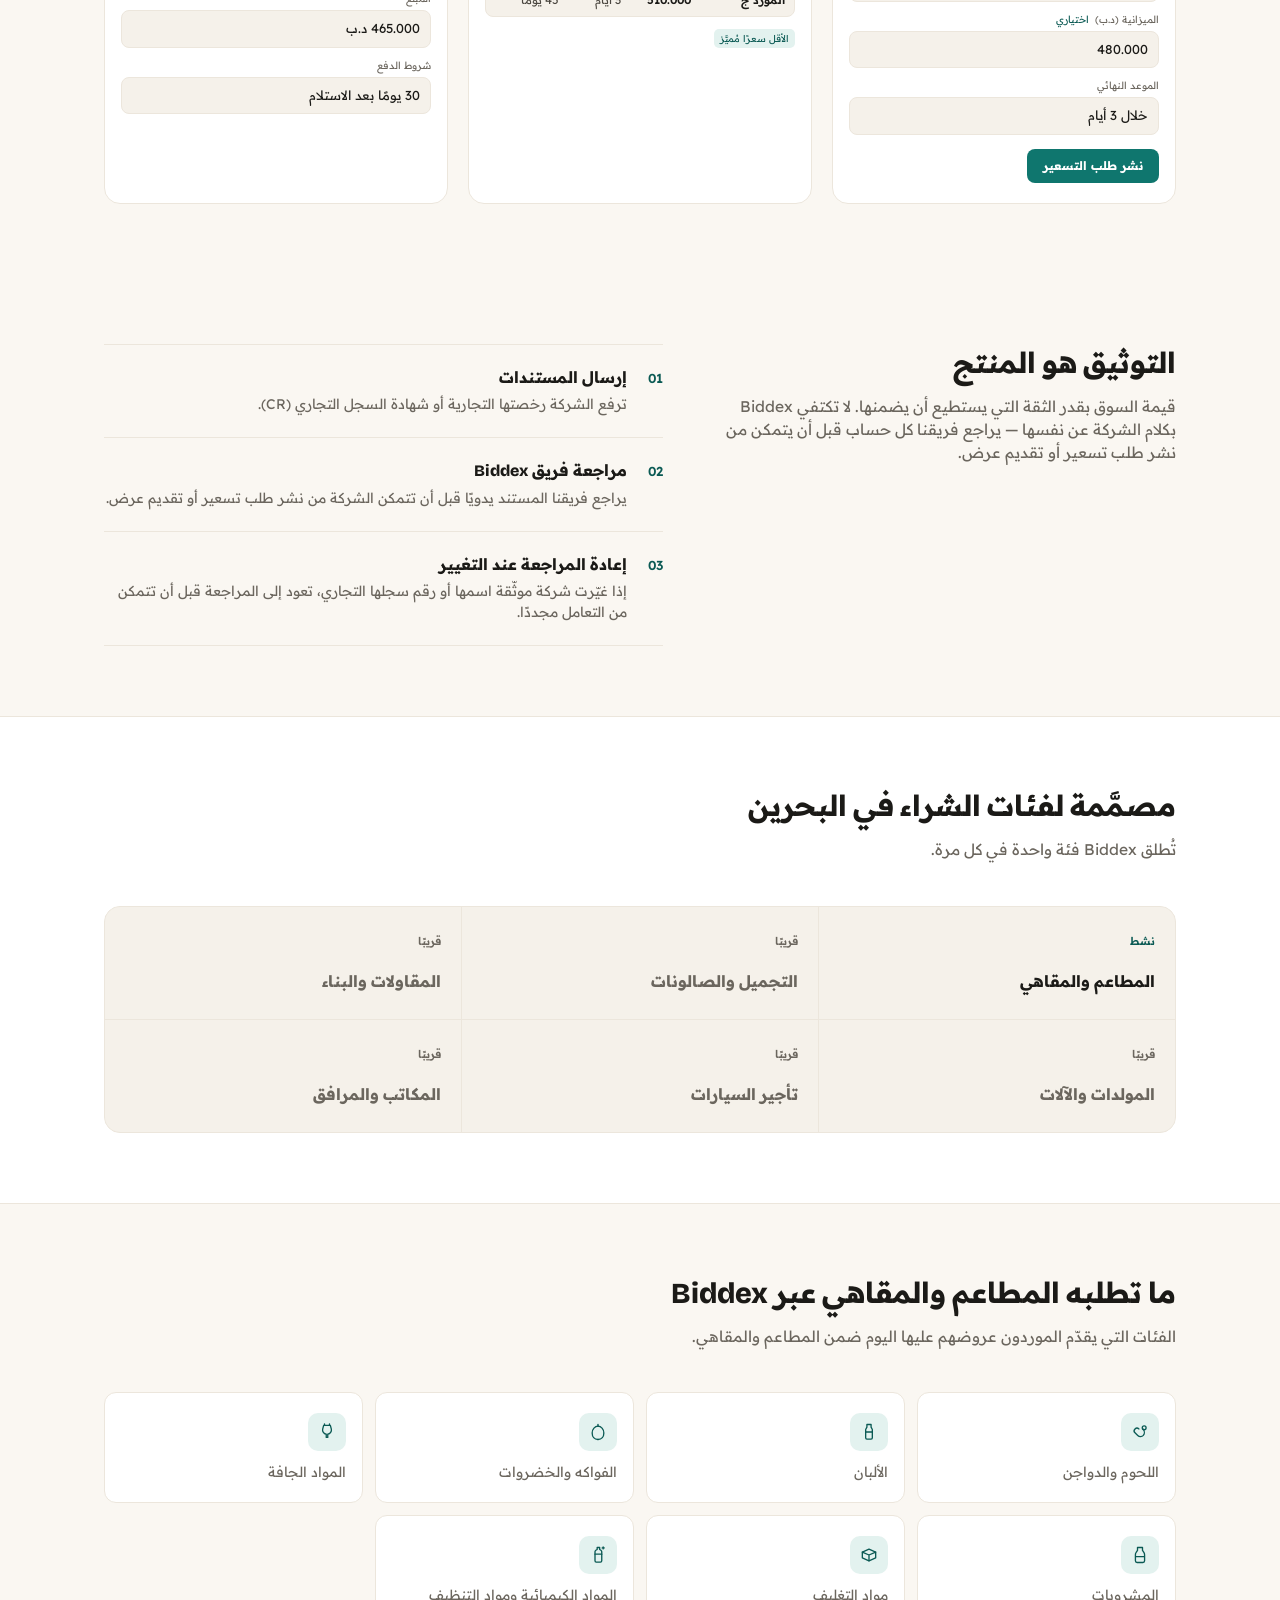
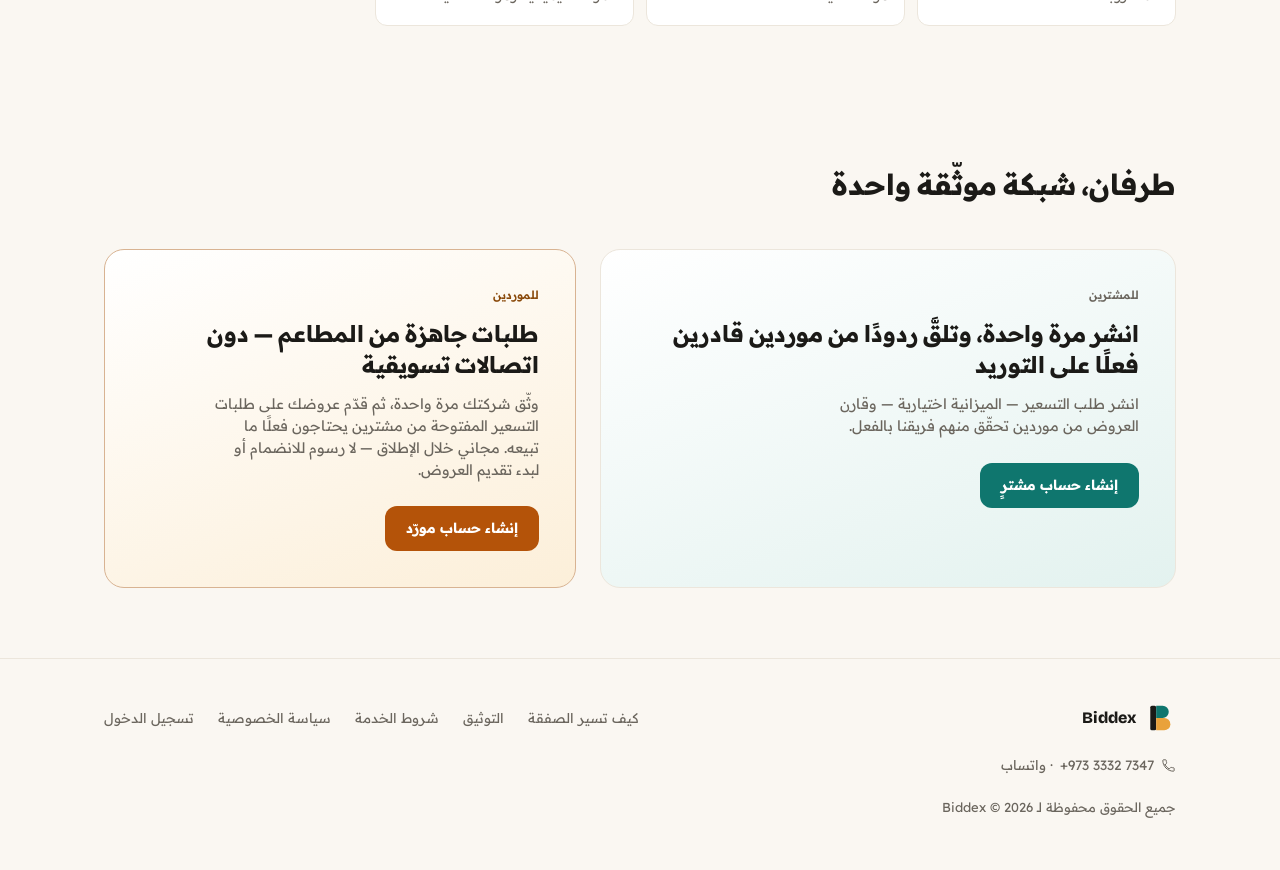
<file: ar/index.html>
<!DOCTYPE html>
<html lang="ar" dir="rtl">
<head>
<meta charset="UTF-8">
<meta name="viewport" content="width=device-width, initial-scale=1, viewport-fit=cover">
<title>Biddex — مشتريات موثّقة بين الشركات في البحرين</title>
<meta name="description" content="Biddex منصة مشتريات بين الشركات في البحرين. يراجع فريق Biddex كل شركة يدويًا مقابل رخصتها التجارية أو شهادة السجل التجاري قبل أول عرض لها.">
<link rel="canonical" href="https://biddex.online/ar/">
<link rel="alternate" hreflang="en" href="https://biddex.online/">
<link rel="alternate" hreflang="ar" href="https://biddex.online/ar/">
<link rel="alternate" hreflang="x-default" href="https://biddex.online/">
<meta property="og:type" content="website">
<meta property="og:locale" content="ar_AR">
<meta property="og:locale:alternate" content="en_US">
<meta property="og:site_name" content="Biddex">
<meta property="og:url" content="https://biddex.online/ar/">
<meta property="og:title" content="Biddex — مشتريات موثّقة بين الشركات في البحرين">
<meta property="og:description" content="أرسل طلبًا واحدًا. قارن عروض الأسعار من موردين موثّقين في البحرين. تُراجَع كل شركة يدويًا قبل أول عرض لها.">
<meta property="og:image" content="https://biddex.online/og-image.png?v=2">
<meta property="og:image:width" content="1200">
<meta property="og:image:height" content="630">
<meta property="og:image:alt" content="Biddex — أرسل طلبًا واحدًا وقارن عروض الأسعار من موردين موثّقين">
<meta name="twitter:card" content="summary_large_image">
<meta name="twitter:title" content="Biddex — مشتريات موثّقة بين الشركات في البحرين">
<meta name="twitter:description" content="أرسل طلبًا واحدًا. قارن عروض الأسعار من موردين موثّقين في البحرين.">
<meta name="twitter:image" content="https://biddex.online/og-image.png?v=2">
<meta name="theme-color" content="#FAF7F2" media="(prefers-color-scheme: light)">
<meta name="theme-color" content="#141311" media="(prefers-color-scheme: dark)">
<link rel="icon" type="image/png" sizes="192x192" href="/icons/icon-192.png?v=2">
<link rel="apple-touch-icon" href="/icons/apple-touch-icon.png?v=2">
<link rel="preconnect" href="https://fonts.googleapis.com">
<link rel="preconnect" href="https://fonts.gstatic.com" crossorigin>
<link href="https://fonts.googleapis.com/css2?family=Bricolage+Grotesque:wght@700;800&family=Readex+Pro:wght@400;500;600;700&display=swap" rel="stylesheet">
<style>
  /* Tokens mirror the app "Mix 1" (PROJECT_CONTEXT 6.7): light is the default, dark follows prefers-color-scheme.
     Accent = buyer teal; supplier blocks (.sup) switch to the supplier amber. */
  :root{
    color-scheme:light;
    --bg:#FAF7F2; --panel:#FFFFFF; --tx:#1B1A17; --tx2:#6B665E; --line:#ECE6DC;
    --acc:#0F766E; --acc-soft:#E3F2EF; --acc-ink:#0B5A54; --on-acc:#FFFFFF; --logo-base:#1B1A17;
    --inset:#F5F1EA; --sunken:#EFE9E0; --bd2:#D9D1C4;
    --bd:var(--line); --tx3:var(--tx2); --tx4:var(--tx2); --tx-body:#4A463F;
    --acc-tx:var(--acc-ink); --ok:var(--acc-ink); --ok-soft:var(--acc-soft);
    --radius:16px;
    font-family:'Readex Pro', system-ui, sans-serif;
  }
  .sup{--acc:#B45309; --acc-soft:#FCEFD9; --acc-ink:#8A4A0B; --on-acc:#FFFFFF;}
  @media (prefers-color-scheme: dark){
    :root{
      color-scheme:dark;
      --bg:#141311; --panel:#1D1B18; --tx:#F3EFE8; --tx2:#A59E92; --line:#2E2A25;
      --acc:#34B3A2; --acc-soft:#16312D; --acc-ink:#8FE0D3; --on-acc:#0B1F1C; --logo-base:#FAF7F2;
      --inset:#181614; --sunken:#26221E; --bd2:#3D3730; --tx-body:#CFC8BC;
    }
    .sup{--acc:#F0A24A; --acc-soft:#3A2A14; --acc-ink:#F6C98A; --on-acc:#2A1805;}
  }
  *{box-sizing:border-box;}
  html{scroll-behavior:smooth;}
  body{
    margin:0;
    background:var(--bg);
    color:var(--tx-body);
    line-height:1.5;
    -webkit-font-smoothing:antialiased;
  }
  img,svg{max-width:100%;display:block;}
  a{color:inherit;}
  .wrap{max-width:1120px;margin:0 auto;padding:0 24px;}
  h1,h2,h3{font-family:'Bricolage Grotesque','Readex Pro',sans-serif;font-weight:800;color:var(--tx);margin:0;letter-spacing:-0.02em;}
  .mono{font-variant-numeric:tabular-nums;}

  /* ---------- nav ---------- */
  header{
    position:sticky;top:0;z-index:40;
    background:color-mix(in srgb, var(--bg) 88%, transparent);
    backdrop-filter:blur(10px);
    border-bottom:1px solid var(--bd);
  }
  .nav{display:flex;align-items:center;justify-content:space-between;padding:14px 24px;}
  .brand{display:flex;align-items:center;gap:10px;text-decoration:none;}
  .brand-mark{width:36px;height:36px;flex-shrink:0;}
  .brand-word{font-family:'Bricolage Grotesque','Readex Pro',sans-serif;font-weight:800;font-size:18px;color:var(--tx);letter-spacing:-0.01em;}
  .brand-tag{font-family:inherit;font-variant-numeric:tabular-nums;font-size:9.5px;font-weight:600;letter-spacing:0.08em;color:var(--tx4);margin-top:1px;}
  .nav-right{display:flex;align-items:center;gap:16px;}
  .nav-btns{display:flex;gap:10px;}
  .nav .btn{white-space:nowrap;}
  .nav-links{display:flex;align-items:center;gap:28px;}
  .nav-links a{font-size:14px;color:var(--tx3);text-decoration:none;}
  .nav-links a:hover{color:var(--tx);}
  .btn{
    display:inline-flex;align-items:center;justify-content:center;
    border-radius:12px;font-size:14px;font-weight:700;font-family:inherit;
    padding:11px 20px;text-decoration:none;border:1px solid transparent;cursor:pointer;
  }
  .btn-coral{background:var(--acc);color:var(--on-acc);}
  .btn-sup{background:var(--acc);color:var(--on-acc);}
  .btn-sup:hover{filter:brightness(1.1);}
  .btn-ghost.sup{border-color:var(--acc);color:var(--acc-ink);}
  .btn-coral:hover{filter:brightness(1.12);}
  .btn-ghost{border-color:var(--bd2);color:var(--tx);}
  .btn-ghost:hover{border-color:var(--tx3);}
  .lang-switch{display:inline-flex;border:1px solid var(--bd2);border-radius:10px;overflow:hidden;font-size:13px;font-weight:600;}
  .lang-switch a{padding:7px 12px;color:var(--tx2);text-decoration:none;line-height:1.2;}
  .lang-switch a + a{border-inline-start:1px solid var(--bd2);}
  .lang-switch a:hover{color:var(--tx);}
  .lang-switch a[aria-current]{background:var(--acc-soft);color:var(--acc-ink);}

  /* ---------- hero ---------- */
  .hero{
    padding:76px 0 88px;
    background:
      radial-gradient(600px 300px at 88% -8%, color-mix(in srgb, var(--acc) 18%, transparent), transparent 60%),
      radial-gradient(500px 260px at 10% 110%, color-mix(in srgb, var(--acc) 7%, transparent), transparent 60%);
  }
  .hero-grid{display:grid;grid-template-columns:1.05fr 0.8fr;gap:56px;align-items:center;}
  .eyebrow{
    display:inline-flex;align-items:center;gap:8px;
    font-size:12px;font-weight:600;letter-spacing:0.08em;color:var(--acc-tx);font-family:inherit;font-variant-numeric:tabular-nums;
    margin-bottom:22px;
  }
  .eyebrow::before{content:'';width:6px;height:6px;border-radius:50%;background:var(--acc-tx);}
  .hero h1{font-size:46px;line-height:1.08;max-width:15.5ch;}
  .hero p.lede{font-size:17px;color:var(--tx3);max-width:46ch;margin:22px 0 30px;}
  .hero-ctas{display:flex;flex-wrap:wrap;gap:12px;}
  .hero-note{margin-top:20px;font-size:13px;color:var(--tx4);max-width:52ch;}

  /* seal graphic */
  .seal-wrap{display:flex;justify-content:center;}
  .seal{width:280px;height:280px;position:relative;}
  .seal svg{width:100%;height:100%;}
  .seal-ring-text{font-family:inherit;font-variant-numeric:tabular-nums;font-size:10.4px;letter-spacing:0.14em;fill:var(--tx3);}

  /* ---------- flow section ---------- */
  section{padding:70px 0;}
  .section-head{max-width:56ch;margin-bottom:44px;}
  .section-head h2{font-size:29px;}
  .section-head p{color:var(--tx3);margin-top:12px;font-size:15.5px;}
  .band{background:var(--panel);border-top:1px solid var(--bd);border-bottom:1px solid var(--bd);}

  .flow{display:flex;overflow-x:auto;gap:0;padding-bottom:6px;scrollbar-width:thin;}
  .flow-step{
    flex:0 0 auto;width:196px;padding:20px 18px 22px;position:relative;
    border-left:1px solid var(--bd);
  }
  .flow-step:first-child{border-left:none;}
  .flow-num{font-family:inherit;font-variant-numeric:tabular-nums;font-size:12px;font-weight:600;color:var(--acc-tx);margin-bottom:14px;}
  .flow-step h3{font-size:16.5px;margin-bottom:8px;}
  .flow-step p{font-size:13.5px;color:var(--tx4);margin:0;line-height:1.5;}

  /* ---------- verification section ---------- */
  .verify-grid{display:grid;grid-template-columns:0.9fr 1.1fr;gap:56px;align-items:start;}
  .check-list{border-top:1px solid var(--bd);}
  .check-row{display:flex;gap:16px;padding:22px 0;border-bottom:1px solid var(--bd);}
  .check-idx{font-family:inherit;font-variant-numeric:tabular-nums;font-size:13px;font-weight:600;color:var(--acc-tx);padding-top:2px;flex-shrink:0;width:20px;}
  .check-row h3{font-size:16px;margin-bottom:6px;}
  .check-row p{font-size:14px;color:var(--tx4);margin:0;}

  /* ---------- categories ---------- */
  .cat-grid{display:grid;grid-template-columns:repeat(3,1fr);gap:1px;background:var(--bd);border:1px solid var(--bd);border-radius:var(--radius);overflow:hidden;}
  .cat{background:var(--inset);padding:26px 20px;min-height:112px;display:flex;flex-direction:column;justify-content:space-between;}
  .cat.soon h3{color:var(--tx3);font-weight:700;}
  .cat-status{font-size:11px;font-weight:600;font-family:inherit;font-variant-numeric:tabular-nums;letter-spacing:0.06em;}
  .cat-status.live{color:var(--acc-tx);}
  .cat-status.soon{color:var(--tx4);}
  .cat h3{font-size:16px;margin-top:14px;}

  /* ---------- supply categories (what buyers actually source) ---------- */
  .supply-grid{display:grid;grid-template-columns:repeat(4,1fr);gap:12px;}
  .supply-card{
    background:var(--panel);border:1px solid var(--bd);border-radius:12px;
    padding:20px 16px;display:flex;flex-direction:column;gap:12px;align-items:flex-start;
  }
  .supply-icon{
    width:38px;height:38px;border-radius:10px;background:var(--acc-soft);
    display:flex;align-items:center;justify-content:center;flex-shrink:0;
  }
  .supply-icon svg{width:20px;height:20px;}
  .supply-card span{font-size:14px;color:var(--tx2);line-height:1.35;}

  /* ---------- product mockups (in-app previews, CSS-only) ---------- */
  .mock-grid{display:grid;grid-template-columns:repeat(3,1fr);gap:20px;}
  .mock-card{
    background:var(--panel);border:1px solid var(--bd);border-radius:16px;
    overflow:hidden;display:flex;flex-direction:column;
  }
  .mock-bar{
    display:flex;align-items:center;gap:6px;padding:11px 14px;
    border-bottom:1px solid var(--bd);background:var(--inset);
  }
  .mock-dot{width:7px;height:7px;border-radius:50%;background:var(--bd2);}
  .mock-title{font-family:inherit;font-variant-numeric:tabular-nums;font-size:11px;color:var(--tx4);margin-left:4px;}
  .mock-body{padding:18px 16px 20px;display:flex;flex-direction:column;gap:10px;flex:1;}
  .mock-field{display:flex;flex-direction:column;gap:4px;}
  .mock-field label{font-size:10px;font-family:inherit;font-variant-numeric:tabular-nums;color:var(--tx4);letter-spacing:0.03em;}
  .mock-field label i{font-style:normal;color:var(--acc-tx);margin-left:6px;}
  .mock-field .val{
    background:var(--inset);border:1px solid var(--bd);border-radius:8px;
    padding:8px 10px;font-size:13px;color:var(--tx);
  }
  .mock-btn{
    margin-top:4px;align-self:flex-start;background:var(--acc);color:var(--on-acc);
    font-size:12px;font-weight:700;border-radius:8px;padding:8px 16px;
  }
  .mock-table{display:flex;flex-direction:column;gap:6px;font-size:11.5px;}
  .mock-row{
    display:grid;grid-template-columns:1.1fr 0.8fr 0.7fr 0.8fr;gap:6px;
    padding:8px 9px;border-radius:8px;background:var(--inset);border:1px solid var(--bd);
    align-items:center;
  }
  .mock-row.head{background:transparent;border:none;color:var(--tx4);font-family:inherit;font-variant-numeric:tabular-nums;font-size:10px;padding:0 9px;white-space:nowrap;letter-spacing:0;}
  .mock-row.best{border-color:var(--acc);}
  .mock-row .co{color:var(--tx);font-weight:600;}
  .mock-row .price{font-family:inherit;font-variant-numeric:tabular-nums;color:var(--tx);font-weight:600;}
  .mock-tag{
    display:inline-block;margin-top:2px;font-size:9.5px;font-family:inherit;font-variant-numeric:tabular-nums;
    color:var(--acc-tx);background:var(--acc-soft);border-radius:5px;padding:2px 6px;align-self:flex-start;
  }
  .mock-lpo-head{display:flex;justify-content:space-between;align-items:flex-start;}
  .mock-lpo-id{font-family:inherit;font-variant-numeric:tabular-nums;font-size:12.5px;color:var(--tx);}
  .mock-status{
    font-family:inherit;font-variant-numeric:tabular-nums;font-size:10px;font-weight:600;color:var(--ok);
    background:var(--ok-soft);border-radius:6px;padding:3px 8px;
  }
  .mock-divider{border-top:1px solid var(--bd);margin:2px 0;}
  .mock-note{font-size:12px;color:var(--tx4);margin-top:16px;}

  /* ---------- contact / WhatsApp ---------- */
  .contact-link{
    display:inline-flex;align-items:center;gap:7px;font-size:13.5px;color:var(--tx3);
    text-decoration:none;padding:0 4px;
  }
  .contact-link:hover{color:var(--tx);}
  .contact-link svg{width:17px;height:17px;flex-shrink:0;}
  .foot-contact{font-size:13.5px;color:var(--tx4);display:flex;align-items:center;gap:7px;text-decoration:none;}
  .foot-contact:hover{color:var(--tx2);}
  .foot-contact svg{width:15px;height:15px;flex-shrink:0;}
  .wa-fab{
    display:none;position:fixed;right:18px;bottom:calc(18px + env(safe-area-inset-bottom, 0px));z-index:50;
    width:56px;height:56px;border-radius:50%;background:#25D366;
    align-items:center;justify-content:center;box-shadow:0 6px 20px rgba(0,0,0,0.35);
    text-decoration:none;
  }
  .wa-fab svg{width:28px;height:28px;}

  /* ---------- roles ---------- */
  .role-grid{display:grid;grid-template-columns:1.1fr 0.9fr;gap:24px;}
  .role-card{
    border-radius:20px;padding:36px;position:relative;overflow:hidden;
    border:1px solid var(--bd);
  }
  .role-card.buyer{background:linear-gradient(160deg,var(--panel),var(--acc-soft));}
  .role-card.supplier{background:linear-gradient(160deg,var(--panel),var(--acc-soft));border-color:color-mix(in srgb, var(--acc) 35%, var(--bd));}
  .role-card.supplier .role-tag{color:var(--acc-ink);}
  .role-card h3{font-size:23px;margin-bottom:12px;}
  .role-card p{color:var(--tx3);font-size:14.5px;margin:0 0 26px;max-width:36ch;}
  .role-tag{font-family:inherit;font-variant-numeric:tabular-nums;font-size:11.5px;font-weight:600;letter-spacing:0.08em;color:var(--tx4);margin-bottom:16px;display:block;}

  /* ---------- footer ---------- */
  footer{border-top:1px solid var(--bd);padding:44px 0 40px;}
  .foot-row{display:flex;flex-wrap:wrap;justify-content:space-between;align-items:center;gap:18px;}
  .foot-links{display:flex;gap:24px;flex-wrap:wrap;}
  .foot-links a{font-size:13.5px;color:var(--tx4);text-decoration:none;}
  .foot-links a:hover{color:var(--tx2);}
  .foot-legal{font-size:13px;color:var(--tx4);margin-top:22px;}

  @media (max-width:860px){
    .hero-grid{grid-template-columns:1fr;gap:40px;}
    .seal-wrap{order:-1;}
    .seal{width:200px;height:200px;}
    .hero h1{font-size:34px;max-width:none;}
    .verify-grid{grid-template-columns:1fr;}
    .cat-grid{grid-template-columns:1fr 1fr;}
    .supply-grid{grid-template-columns:1fr 1fr;}
    .mock-grid{grid-template-columns:1fr;}
    .role-grid{grid-template-columns:1fr;}
    .nav-links{display:none;}
    .contact-link{display:none;}
    .wa-fab{display:flex;}
    /* the floating WhatsApp button sits over the bottom-right corner: keep the last content clear of it */
    footer{padding-bottom:calc(96px + env(safe-area-inset-bottom, 0px));}
  }
  @media (max-width:640px){
    .wrap{padding:0 16px;}
    .nav{padding:10px 16px;}
    .nav .btn{padding:9px 12px;font-size:13px;}
    .nav-right{gap:8px;}
    .nav-btns{gap:6px;}
    .brand{gap:8px;}
    .brand-mark{width:32px;height:32px;}
    .nav .brand-word{font-size:16px;}
    .lang-switch a{padding:7px 9px;font-size:12.5px;}
    .brand-tag{display:none;}
    /* first screen: headline, both buttons and the note fit at 375x667 */
    .seal-wrap{display:none;}
    .hero{padding:26px 0 40px;}
    .hero-grid{gap:0;}
    .eyebrow{margin-bottom:12px;}
    .hero h1{font-size:28px;line-height:1.12;}
    .hero p.lede{font-size:15px;margin:12px 0 20px;}
    .hide-sm{display:none;}
    .hero-ctas{flex-direction:column;gap:10px;}
    .hero-ctas .btn{width:100%;}
    .hero-note{font-size:12px;margin-top:14px;}
    section{padding:52px 0;}
  }
  @media (max-width:340px){
    .nav .brand-word{display:none !important;}
  }
  @media (max-width:420px){
    .nav .btn{padding:9px 9px;font-size:12.5px;}
    .lang-switch{border-radius:8px;}
    .lang-switch a{padding:7px 7px;font-size:12px;}
    .nav-right{gap:6px;}
    .nav-btns{gap:4px;}
    .cat-grid{grid-template-columns:1fr;}
    .supply-grid{grid-template-columns:1fr;}
  }
  /* Touch, as in the app: no 300ms delay, no grey flash on tap, pressed feedback on touch screens only. */
  body{-webkit-tap-highlight-color:transparent;padding-left:env(safe-area-inset-left, 0px);padding-right:env(safe-area-inset-right, 0px);}
  a, button, summary, [onclick]{touch-action:manipulation;}
  @media (pointer: coarse){
    .btn, .wa-fab{transition:transform .12s ease;}
    .btn:active, .wa-fab:active{transform:scale(0.97);}
  }
  @media (prefers-reduced-motion: reduce){
    html{scroll-behavior:auto;}
  }

  /* ---------- right-to-left (generated page: /ar/) ---------- */
  html[dir=rtl] h1, html[dir=rtl] h2, html[dir=rtl] h3, html[dir=rtl] .brand-word { letter-spacing:0; }
  html[dir=rtl] .eyebrow, html[dir=rtl] .brand-tag, html[dir=rtl] .cat-status, html[dir=rtl] .role-tag, html[dir=rtl] .flow-num,
  html[dir=rtl] .mock-title, html[dir=rtl] .mock-field label, html[dir=rtl] .mock-status, html[dir=rtl] .mock-tag, html[dir=rtl] .mock-row.head { letter-spacing:0; text-transform:none; }
  html[dir=rtl] .hero h1 { max-width:none; line-height:1.25; }
  html[dir=rtl] h2, html[dir=rtl] h3 { line-height:1.35; }
  html[dir=rtl] .flow-step { border-left:0; border-right:1px solid var(--bd); }
  html[dir=rtl] .flow-step:first-child { border-right:none; }
  html[dir=rtl] .mock-title { margin-left:0; margin-right:4px; }
  html[dir=rtl] .mock-field label i { margin-left:0; margin-right:6px; }
  html[dir=rtl] .wa-fab { right:auto; left:18px; }
  /* Arabic button labels are wider: on phones up to 370px the header buttons get tighter so the wordmark stays */
  @media (max-width:370px){ html[dir=rtl] .nav .btn { padding:9px 7px; font-size:12px; } html[dir=rtl] .nav-right { gap:5px; } }
  html[dir=rtl] .mock-field .val, html[dir=rtl] .mock-row .price { font-variant-numeric:tabular-nums; }
</style>
</head>

<body>

<header>
  <div class="wrap nav">
    <a class="brand" href="#top">
      <svg class="brand-mark" viewBox="0 0 56 56" role="img" aria-label="Biddex"><rect x="8" y="5" width="11" height="46" rx="3" style="fill:var(--logo-base);"/><path d="M19 5 H31 a11.5 11.5 0 0 1 0 23 H19 Z" fill="#0F766E"/><path d="M19 28 H34 a11.5 11.5 0 0 1 0 23 H19 Z" fill="#E9A23B"/></svg>
      <span>
        <span class="brand-word" style="display:block;">Biddex</span>
        <span class="brand-tag">مشتريات الشركات في البحرين</span>
      </span>
    </a>
    <nav class="nav-links">
      <a href="#flow">كيف تسير الصفقة</a>
      <a href="#verification">التوثيق</a>
      <a href="#categories">الفئات</a>
    </nav>
    <div class="nav-right">
      <nav class="lang-switch" aria-label="اللغة"><a href="/" hreflang="en" lang="en">EN</a><a href="/ar/" hreflang="ar" lang="ar" aria-current="page">ع</a></nav>
      <a class="contact-link" href="https://wa.me/97333327347" target="_blank" rel="noopener">
        <svg viewBox="0 0 24 24" fill="none" stroke="currentColor" stroke-width="1.6" stroke-linecap="round" stroke-linejoin="round"><path d="M6.6 10.8c1.4 2.8 3.8 5.2 6.6 6.6l2.2-2.2c.3-.3.7-.4 1-.2 1.1.4 2.3.6 3.6.6.6 0 1 .4 1 1v3.5c0 .6-.4 1-1 1C10.6 21.1 2.9 13.4 2.9 3.9c0-.6.4-1 1-1H7.4c.6 0 1 .4 1 1 0 1.3.2 2.5.6 3.6.1.3 0 .7-.2 1L6.6 10.8z"/></svg>
        <span dir="ltr">+973 3332 7347</span>
      </a>
      <div class="nav-btns">
        <a class="btn btn-ghost" href="https://app.biddex.online/?lang=ar#/login">تسجيل الدخول</a>
        <a class="btn btn-coral" href="https://app.biddex.online/?lang=ar#/register?role=buyer">ابدأ الآن</a>
      </div>
    </div>
  </div>
</header>

<main id="top">

  <section class="hero">
    <div class="wrap hero-grid">
      <div>
        <span class="eyebrow">متاح الآن في المطاعم والمقاهي</span>
        <h1>أرسل طلبًا واحدًا. قارن عروض الأسعار من موردين موثّقين.</h1>
        <p class="lede">انشر ما تحتاجه، فيرسل لك موردون من أنحاء البحرين عروض أسعارهم — تقارنها وتُرسي العرض الذي تريده. <span class="hide-sm">يراجع فريق Biddex كل مورّد يدويًا مقابل رخصته التجارية أو شهادة السجل التجاري قبل أن يتمكن من تقديم عرض.</span></p>
        <div class="hero-ctas">
          <a class="btn btn-coral" href="https://app.biddex.online/?lang=ar#/register?role=buyer">انشر طلبًا كمشترٍ</a>
          <a class="btn btn-ghost sup" href="https://app.biddex.online/?lang=ar#/register?role=supplier">وثّق شركتك كمورّد</a>
        </div>
        <p class="hero-note">سجّل برقم سجلك التجاري (CR)؛ يراجع فريق Biddex مستنداتك قبل أول عرض أو طلب تسعير لك.</p>
      </div>
      <div class="seal-wrap">
        <div class="seal">
          <svg viewBox="0 0 200 200">
            <circle cx="100" cy="100" r="92" fill="none" stroke="var(--bd2)" stroke-width="1"/>
            <circle cx="100" cy="100" r="70" fill="none" stroke="var(--bd2)" stroke-width="1"/>
            <path id="ringPath" d="M 100,100 m -80,0 a 80,80 0 1,1 160,0 a 80,80 0 1,1 -160,0" fill="none"/>
            <text class="seal-ring-text">
              <textPath href="#ringPath" startOffset="0%">VERIFIED BY BIDDEX &#8226; CR / TRADE LICENSE CHECKED &#8226; VERIFIED BY BIDDEX &#8226; CR / TRADE LICENSE CHECKED &#8226; </textPath>
            </text>
            <circle cx="100" cy="100" r="52" fill="none" stroke="var(--acc)" stroke-width="1.4"/>
            <path d="M78 101 L94 117 L124 84" fill="none" stroke="var(--acc)" stroke-width="4" stroke-linecap="round" stroke-linejoin="round"/>
          </svg>
        </div>
      </div>
    </div>
  </section>

  <section id="flow" class="band">
    <div class="wrap">
      <div class="section-head">
        <h2>كيف تسير الصفقة</h2>
        <p>مسار واحد من أول طلب حتى الدفعة الأخيرة — تُسجَّل كل مرحلة في Biddex. تنتقل المدفوعات مباشرةً بين الشركتين ويتم تأكيدها على المنصة.</p>
      </div>
      <div class="flow">
        <div class="flow-step">
          <div class="flow-num">01</div>
          <h3>طلب التسعير (RFQ)</h3>
          <p>ينشر المشتري طلبًا بالكميات والمواصفات. الميزانية اختيارية.</p>
        </div>
        <div class="flow-step">
          <div class="flow-num">02</div>
          <h3>العروض</h3>
          <p>يقدّم الموردون الموثّقون عروضًا مسعّرة.</p>
        </div>
        <div class="flow-step">
          <div class="flow-num">03</div>
          <h3>أمر الشراء (LPO)</h3>
          <p>يُرسي المشتري عرضًا واحدًا فيصدر أمر شراء محلي.</p>
        </div>
        <div class="flow-step">
          <div class="flow-num">04</div>
          <h3>الطلبية</h3>
          <p>يؤكد المورّد الطلبية ويجهّزها وفق أمر الشراء.</p>
        </div>
        <div class="flow-step">
          <div class="flow-num">05</div>
          <h3>التوصيل</h3>
          <p>يُتابَع التنفيذ وفق الشروط المتفق عليها.</p>
        </div>
        <div class="flow-step">
          <div class="flow-num">06</div>
          <h3>الفاتورة</h3>
          <p>تُنشأ الفاتورة عندما يقبل المورّد أمر الشراء، وتصبح قابلة للدفع بعد أن يؤكد المشتري الاستلام.</p>
        </div>
        <div class="flow-step">
          <div class="flow-num">07</div>
          <h3>الدفع</h3>
          <p>بعد الاستلام يدفع المشتري للمورّد مباشرةً ويسجّل الدفعة، ثم يؤكدها المورّد.</p>
        </div>
      </div>
    </div>
  </section>

  <section id="inside">
    <div class="wrap">
      <div class="section-head">
        <h2>كيف تبدو المنصة من الداخل</h2>
        <p>نظرة مبسّطة على ثلاث شاشات في التطبيق. أسماء الشركات والأرقام أدناه أمثلة توضيحية وليست بيانات حقيقية.</p>
      </div>
      <div class="mock-grid">
        <div class="mock-card">
          <div class="mock-bar"><span class="mock-dot"></span><span class="mock-dot"></span><span class="mock-dot"></span><span class="mock-title">طلب تسعير جديد</span></div>
          <div class="mock-body">
            <div class="mock-field"><label>العنوان</label><div class="val">صدور دجاج، 200 كجم أسبوعيًا</div></div>
            <div class="mock-field"><label>الكمية</label><div class="val">200 كجم</div></div>
            <div class="mock-field"><label>الميزانية (د.ب)<i>اختياري</i></label><div class="val">480.000</div></div>
            <div class="mock-field"><label>الموعد النهائي</label><div class="val">خلال 3 أيام</div></div>
            <span class="mock-btn">نشر طلب التسعير</span>
          </div>
        </div>
        <div class="mock-card">
          <div class="mock-bar"><span class="mock-dot"></span><span class="mock-dot"></span><span class="mock-dot"></span><span class="mock-title">مقارنة العروض</span></div>
          <div class="mock-body">
            <div class="mock-table">
              <div class="mock-row head"><span>المورّد</span><span>السعر</span><span>التوصيل</span><span>الشروط</span></div>
              <div class="mock-row best"><span class="co">المورّد أ</span><span class="price">465.000</span><span>يومان</span><span>30 يومًا</span></div>
              <div class="mock-row"><span class="co">المورّد ب</span><span class="price">480.000</span><span>يوم واحد</span><span>15 يومًا</span></div>
              <div class="mock-row"><span class="co">المورّد ج</span><span class="price">510.000</span><span>3 أيام</span><span>45 يومًا</span></div>
            </div>
            <span class="mock-tag">الأقل سعرًا مُميَّز</span>
          </div>
        </div>
        <div class="mock-card">
          <div class="mock-bar"><span class="mock-dot"></span><span class="mock-dot"></span><span class="mock-dot"></span><span class="mock-title">أمر شراء</span></div>
          <div class="mock-body">
            <div class="mock-lpo-head"><span class="mock-lpo-id">LPO-4821</span><span class="mock-status">مقبول</span></div>
            <div class="mock-divider"></div>
            <div class="mock-field"><label>المورّد</label><div class="val">المورّد أ</div></div>
            <div class="mock-field"><label>المبلغ</label><div class="val">465.000 د.ب</div></div>
            <div class="mock-field"><label>شروط الدفع</label><div class="val">30 يومًا بعد الاستلام</div></div>
          </div>
        </div>
      </div>
    </div>
  </section>

  <section id="verification">
    <div class="wrap verify-grid">
      <div class="section-head" style="margin-bottom:0;">
        <h2>التوثيق هو المنتج</h2>
        <p>قيمة السوق بقدر الثقة التي يستطيع أن يضمنها. لا تكتفي Biddex بكلام الشركة عن نفسها — يراجع فريقنا كل حساب قبل أن يتمكن من نشر طلب تسعير أو تقديم عرض.</p>
      </div>
      <div class="check-list">
        <div class="check-row">
          <div class="check-idx mono">01</div>
          <div>
            <h3>إرسال المستندات</h3>
            <p>ترفع الشركة رخصتها التجارية أو شهادة السجل التجاري (CR).</p>
          </div>
        </div>
        <div class="check-row">
          <div class="check-idx mono">02</div>
          <div>
            <h3>مراجعة فريق Biddex</h3>
            <p>يراجع فريقنا المستند يدويًا قبل أن تتمكن الشركة من نشر طلب تسعير أو تقديم عرض.</p>
          </div>
        </div>
        <div class="check-row">
          <div class="check-idx mono">03</div>
          <div>
            <h3>إعادة المراجعة عند التغيير</h3>
            <p>إذا غيّرت شركة موثّقة اسمها أو رقم سجلها التجاري، تعود إلى المراجعة قبل أن تتمكن من التعامل مجددًا.</p>
          </div>
        </div>
      </div>
    </div>
  </section>

  <section id="categories" class="band">
    <div class="wrap">
      <div class="section-head">
        <h2>مصمَّمة لفئات الشراء في البحرين</h2>
        <p>تُطلق Biddex فئة واحدة في كل مرة.</p>
      </div>
      <div class="cat-grid">
        <div class="cat">
          <span class="cat-status live mono">نشط</span>
          <h3>المطاعم والمقاهي</h3>
        </div>
        <div class="cat soon">
          <span class="cat-status soon mono">قريبًا</span>
          <h3>التجميل والصالونات</h3>
        </div>
        <div class="cat soon">
          <span class="cat-status soon mono">قريبًا</span>
          <h3>المقاولات والبناء</h3>
        </div>
        <div class="cat soon">
          <span class="cat-status soon mono">قريبًا</span>
          <h3>المولدات والآلات</h3>
        </div>
        <div class="cat soon">
          <span class="cat-status soon mono">قريبًا</span>
          <h3>تأجير السيارات</h3>
        </div>
        <div class="cat soon">
          <span class="cat-status soon mono">قريبًا</span>
          <h3>المكاتب والمرافق</h3>
        </div>
      </div>
    </div>
  </section>

  <section id="supply">
    <div class="wrap">
      <div class="section-head">
        <h2>ما تطلبه المطاعم والمقاهي عبر Biddex</h2>
        <p>الفئات التي يقدّم الموردون عروضهم عليها اليوم ضمن المطاعم والمقاهي.</p>
      </div>
      <div class="supply-grid">
        <div class="supply-card">
          <div class="supply-icon"><svg viewBox="0 0 24 24" fill="none" stroke="var(--acc-tx)" stroke-width="1.6" stroke-linecap="round" stroke-linejoin="round"><path d="M15.5 8.5c2 2 2.3 5.4.5 7.5-1.8 2-4.8 2-6.7.2L6 13c-1.3-1.3-1.3-3.4 0-4.7 1.3-1.3 3.4-1.3 4.7 0"/><circle cx="17" cy="7" r="2.3"/></svg></div>
          <span>اللحوم والدواجن</span>
        </div>
        <div class="supply-card">
          <div class="supply-icon"><svg viewBox="0 0 24 24" fill="none" stroke="var(--acc-tx)" stroke-width="1.6" stroke-linecap="round" stroke-linejoin="round"><path d="M9.5 3h5v3.2L16 9v10a1.5 1.5 0 0 1-1.5 1.5h-5A1.5 1.5 0 0 1 8 19V9l1.5-2.8V3Z"/><path d="M8 12h8"/></svg></div>
          <span>الألبان</span>
        </div>
        <div class="supply-card">
          <div class="supply-icon"><svg viewBox="0 0 24 24" fill="none" stroke="var(--acc-tx)" stroke-width="1.6" stroke-linecap="round" stroke-linejoin="round"><path d="M12 21c-4.5 0-7-3.5-7-7.8C5 8.6 8.3 5 12 5"/><path d="M12 21c4.5 0 7-3.5 7-7.8C19 8.6 15.7 5 12 5"/><path d="M12 5V3"/></svg></div>
          <span>الفواكه والخضروات</span>
        </div>
        <div class="supply-card">
          <div class="supply-icon"><svg viewBox="0 0 24 24" fill="none" stroke="var(--acc-tx)" stroke-width="1.6" stroke-linecap="round" stroke-linejoin="round"><path d="M8 4h8l1.2 4.5c.7 2.8-1.4 5.5-4.3 6.2v3.8h-1.8v-3.8c-2.9-.7-5-3.4-4.3-6.2L8 4Z"/><path d="M9 4V2.4M15 4V2.4"/></svg></div>
          <span>المواد الجافة</span>
        </div>
        <div class="supply-card">
          <div class="supply-icon"><svg viewBox="0 0 24 24" fill="none" stroke="var(--acc-tx)" stroke-width="1.6" stroke-linecap="round" stroke-linejoin="round"><path d="M9 3h6v3.5l1.6 2.4c.5.8.9 1.7.9 2.7V19a2 2 0 0 1-2 2H8.5a2 2 0 0 1-2-2v-7.4c0-1 .3-1.9.9-2.7L9 6.5V3Z"/><path d="M7 14h10"/></svg></div>
          <span>المشروبات</span>
        </div>
        <div class="supply-card">
          <div class="supply-icon"><svg viewBox="0 0 24 24" fill="none" stroke="var(--acc-tx)" stroke-width="1.6" stroke-linecap="round" stroke-linejoin="round"><path d="M4 8.5 12 5l8 3.5v7L12 19l-8-3.5v-7Z"/><path d="M4 8.5 12 12l8-3.5M12 12v7"/></svg></div>
          <span>مواد التغليف</span>
        </div>
        <div class="supply-card">
          <div class="supply-icon"><svg viewBox="0 0 24 24" fill="none" stroke="var(--acc-tx)" stroke-width="1.6" stroke-linecap="round" stroke-linejoin="round"><path d="M11 3h3v2.4l1.5.9c.6.4 1 1 1 1.8V19a1.6 1.6 0 0 1-1.6 1.6h-5A1.6 1.6 0 0 1 8.4 19V8.1c0-.8.4-1.4 1-1.8L11 5.4V3Z"/><path d="M8.4 11h8.1M17 3.5h2.5M18.2 2.3v2.4"/></svg></div>
          <span>المواد الكيميائية ومواد التنظيف</span>
        </div>
      </div>
    </div>
  </section>

  <section id="join">
    <div class="wrap">
      <div class="section-head">
        <h2>طرفان، شبكة موثّقة واحدة</h2>
      </div>
      <div class="role-grid">
        <div class="role-card buyer">
          <span class="role-tag">للمشترين</span>
          <h3>انشر مرة واحدة، وتلقَّ ردودًا من موردين قادرين فعلًا على التوريد</h3>
          <p>انشر طلب التسعير — الميزانية اختيارية — وقارن العروض من موردين تحقّق منهم فريقنا بالفعل.</p>
          <a class="btn btn-coral" href="https://app.biddex.online/?lang=ar#/register?role=buyer">إنشاء حساب مشترٍ</a>
        </div>
        <div class="role-card supplier sup">
          <span class="role-tag">للموردين</span>
          <h3>طلبات جاهزة من المطاعم — دون اتصالات تسويقية</h3>
          <p>وثّق شركتك مرة واحدة، ثم قدّم عروضك على طلبات التسعير المفتوحة من مشترين يحتاجون فعلًا ما تبيعه. مجاني خلال الإطلاق — لا رسوم للانضمام أو لبدء تقديم العروض.</p>
          <a class="btn btn-sup" href="https://app.biddex.online/?lang=ar#/register?role=supplier">إنشاء حساب مورّد</a>
        </div>
      </div>
    </div>
  </section>

</main>

<footer>
  <div class="wrap">
    <div class="foot-row">
      <a class="brand" href="#top">
        <svg class="brand-mark" style="width:30px;height:30px;" viewBox="0 0 56 56" role="img" aria-label="Biddex"><rect x="8" y="5" width="11" height="46" rx="3" style="fill:var(--logo-base);"/><path d="M19 5 H31 a11.5 11.5 0 0 1 0 23 H19 Z" fill="#0F766E"/><path d="M19 28 H34 a11.5 11.5 0 0 1 0 23 H19 Z" fill="#E9A23B"/></svg>
        <span class="brand-word" style="font-size:16px;">Biddex</span>
      </a>
      <div class="foot-links">
        <a href="#flow">كيف تسير الصفقة</a>
        <a href="#verification">التوثيق</a>
        <a href="/ar/terms.html">شروط الخدمة</a>
        <a href="/ar/privacy.html">سياسة الخصوصية</a>
        <a href="https://app.biddex.online/?lang=ar#/login">تسجيل الدخول</a>
      </div>
    </div>
    <a class="foot-contact" href="https://wa.me/97333327347" target="_blank" rel="noopener" style="margin-top:22px;">
      <svg viewBox="0 0 24 24" fill="none" stroke="currentColor" stroke-width="1.6" stroke-linecap="round" stroke-linejoin="round"><path d="M6.6 10.8c1.4 2.8 3.8 5.2 6.6 6.6l2.2-2.2c.3-.3.7-.4 1-.2 1.1.4 2.3.6 3.6.6.6 0 1 .4 1 1v3.5c0 .6-.4 1-1 1C10.6 21.1 2.9 13.4 2.9 3.9c0-.6.4-1 1-1H7.4c.6 0 1 .4 1 1 0 1.3.2 2.5.6 3.6.1.3 0 .7-.2 1L6.6 10.8z"/></svg>
      <span dir="ltr">+973 3332 7347</span> &middot; واتساب
    </a>
    <p class="foot-legal">جميع الحقوق محفوظة لـ Biddex © 2026</p>
  </div>
</footer>

<a class="wa-fab" href="https://wa.me/97333327347" target="_blank" rel="noopener" aria-label="تحدّث معنا عبر واتساب">
  <svg viewBox="0 0 24 24" fill="none" stroke="#fff" stroke-width="1.8" stroke-linecap="round" stroke-linejoin="round"><path d="M6.6 10.8c1.4 2.8 3.8 5.2 6.6 6.6l2.2-2.2c.3-.3.7-.4 1-.2 1.1.4 2.3.6 3.6.6.6 0 1 .4 1 1v3.5c0 .6-.4 1-1 1C10.6 21.1 2.9 13.4 2.9 3.9c0-.6.4-1 1-1H7.4c.6 0 1 .4 1 1 0 1.3.2 2.5.6 3.6.1.3 0 .7-.2 1L6.6 10.8z"/></svg>
</a>

</body>
</html>
</file>
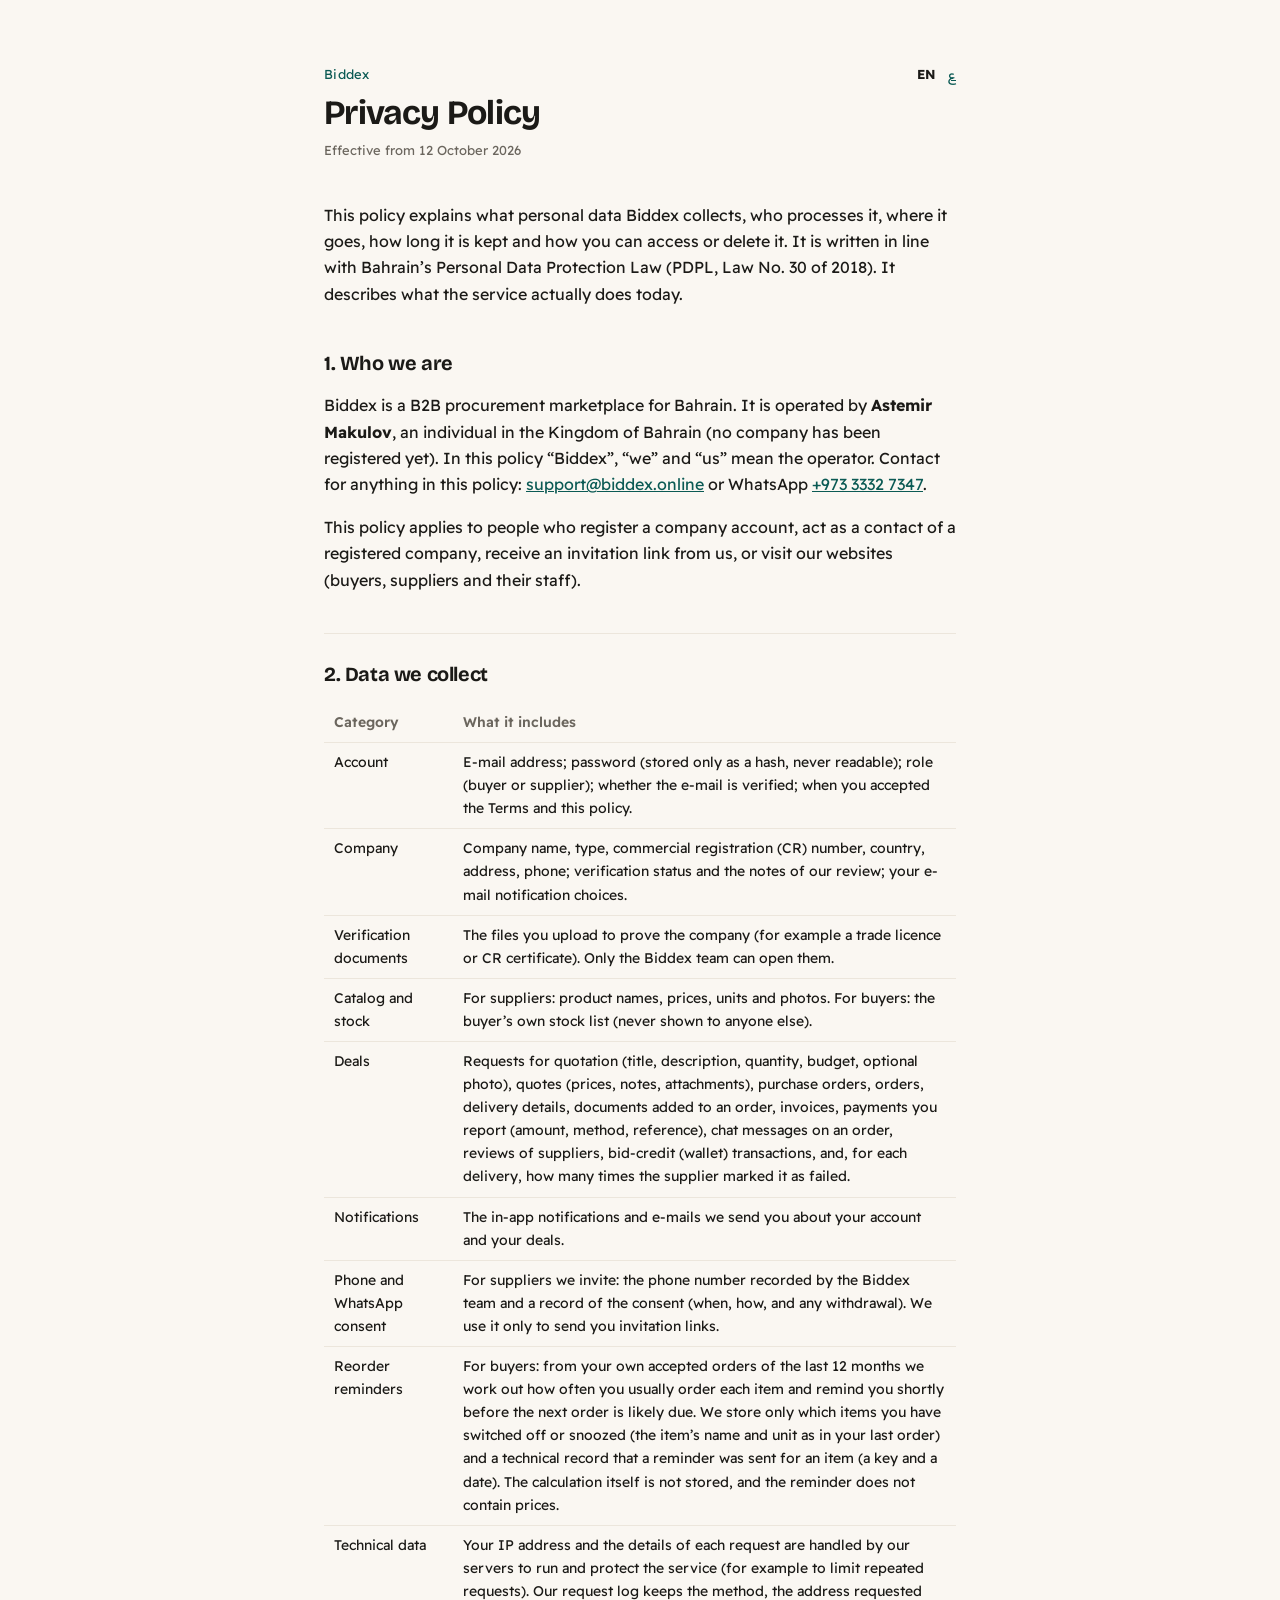
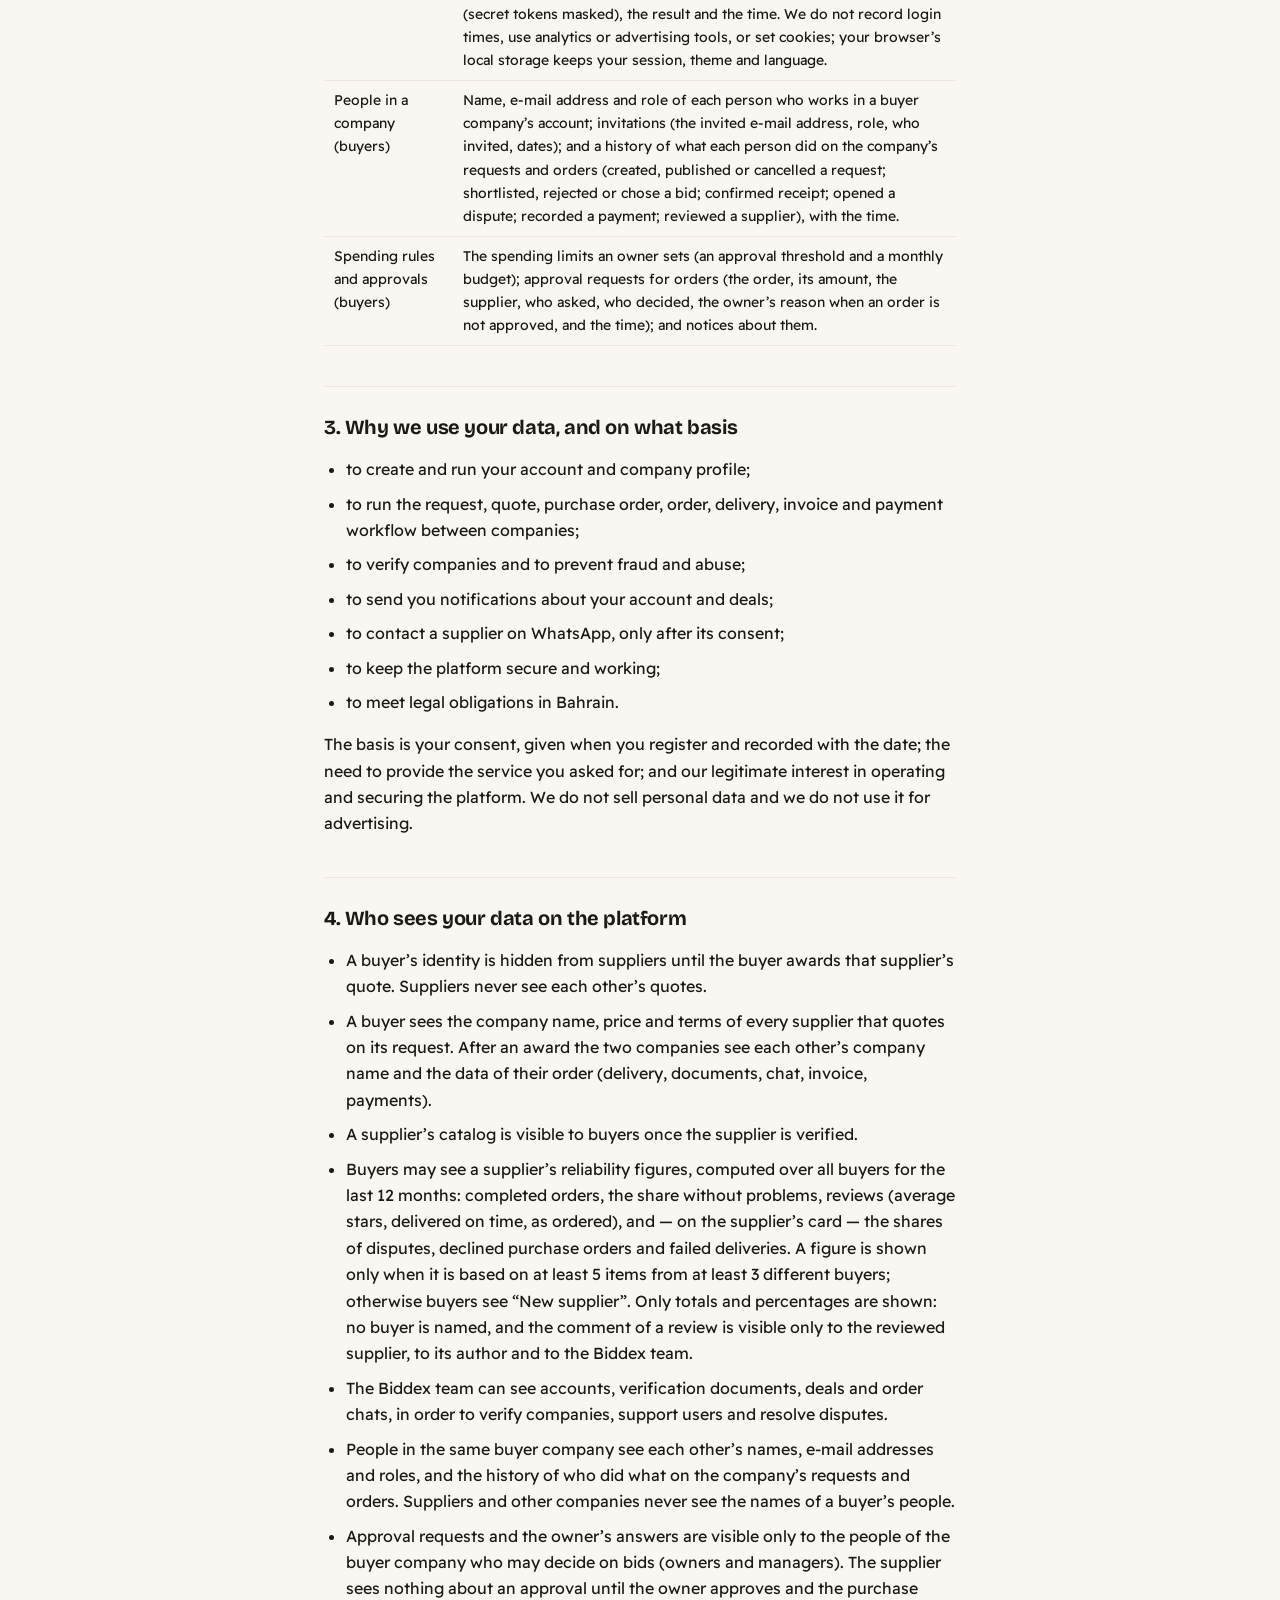
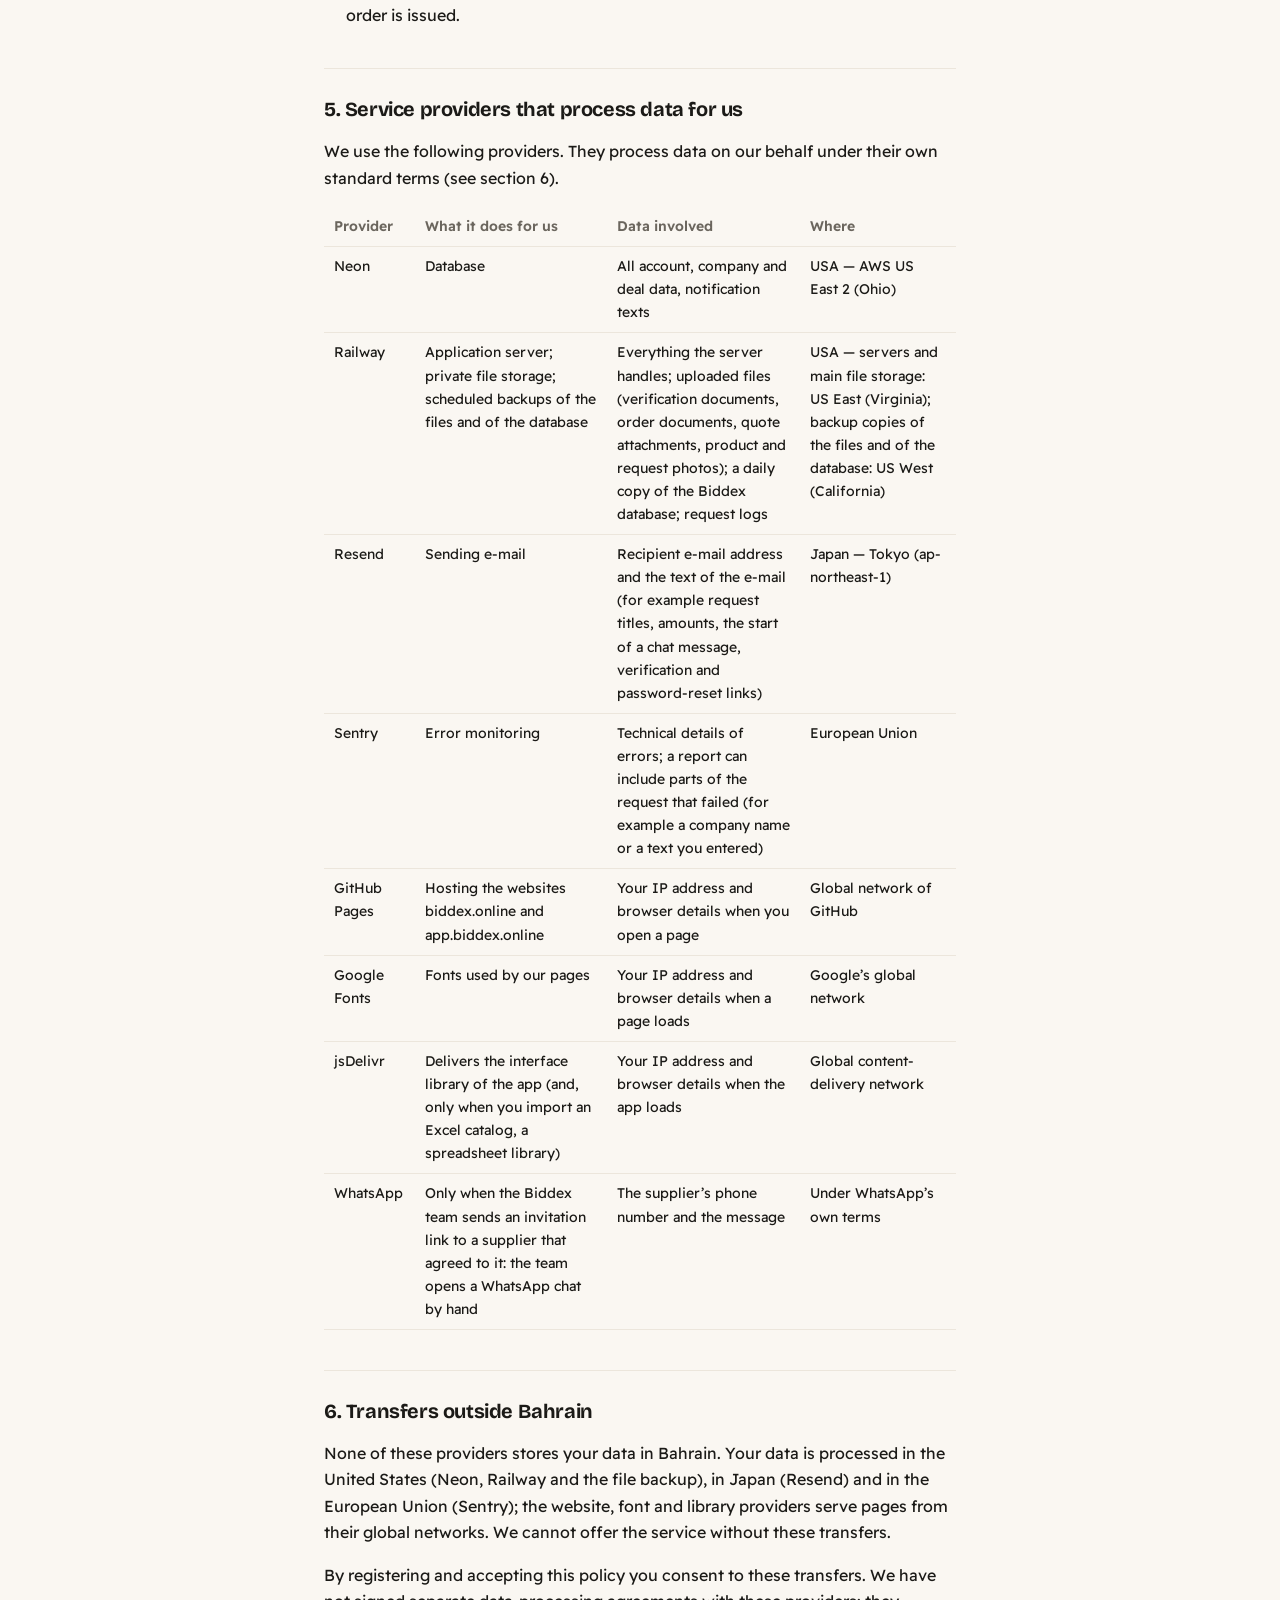
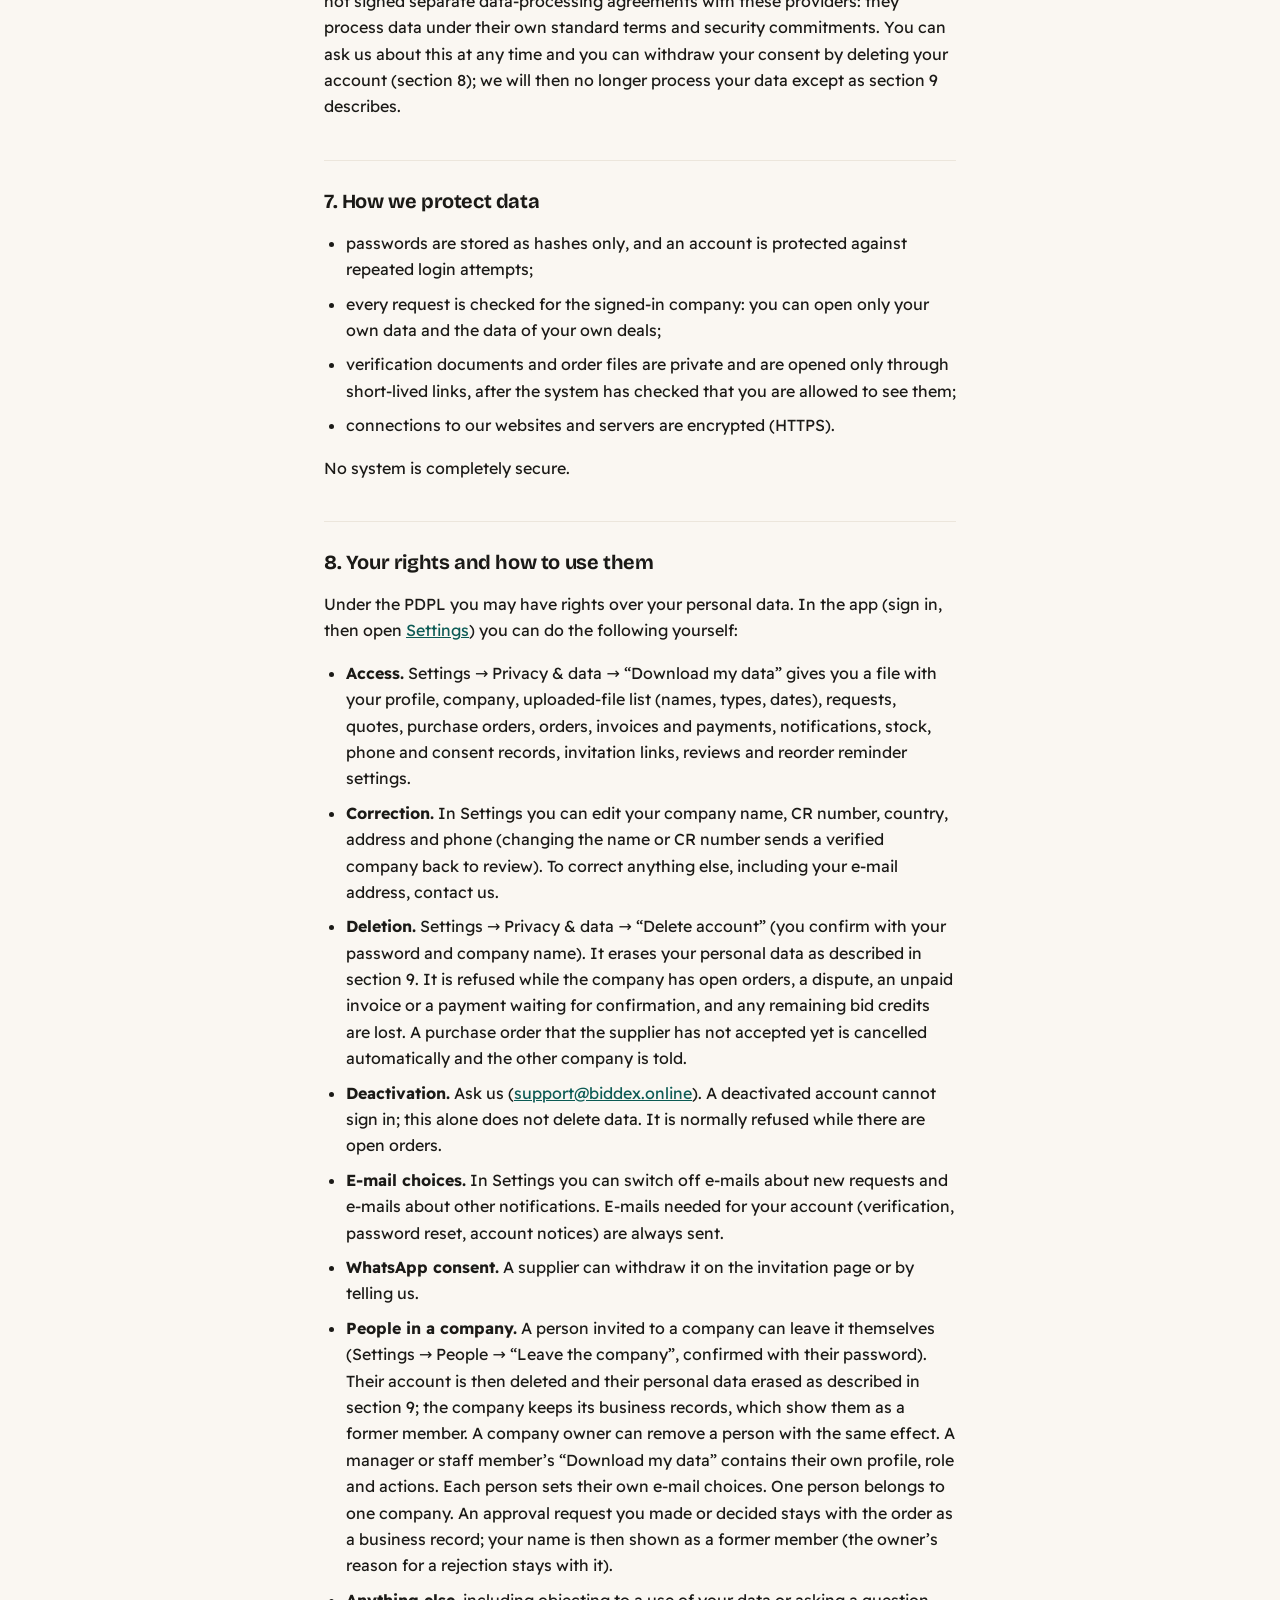
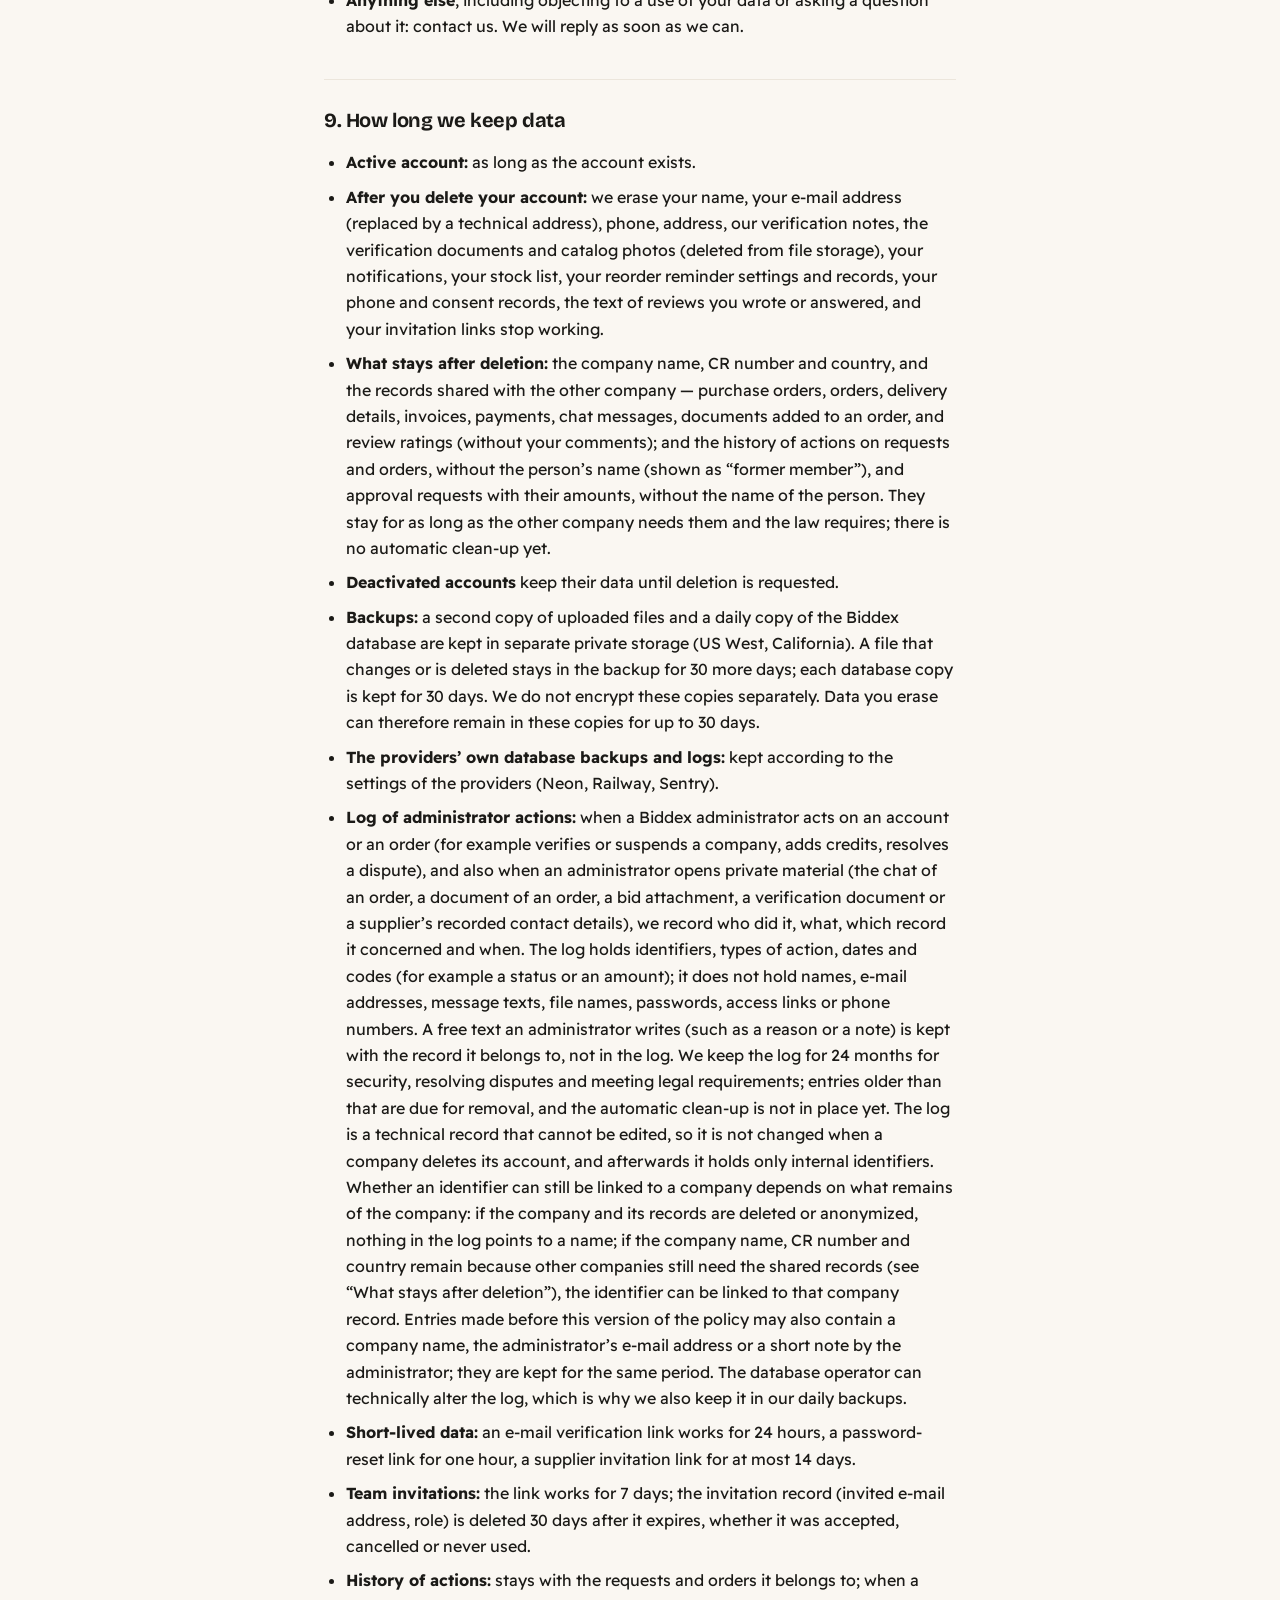
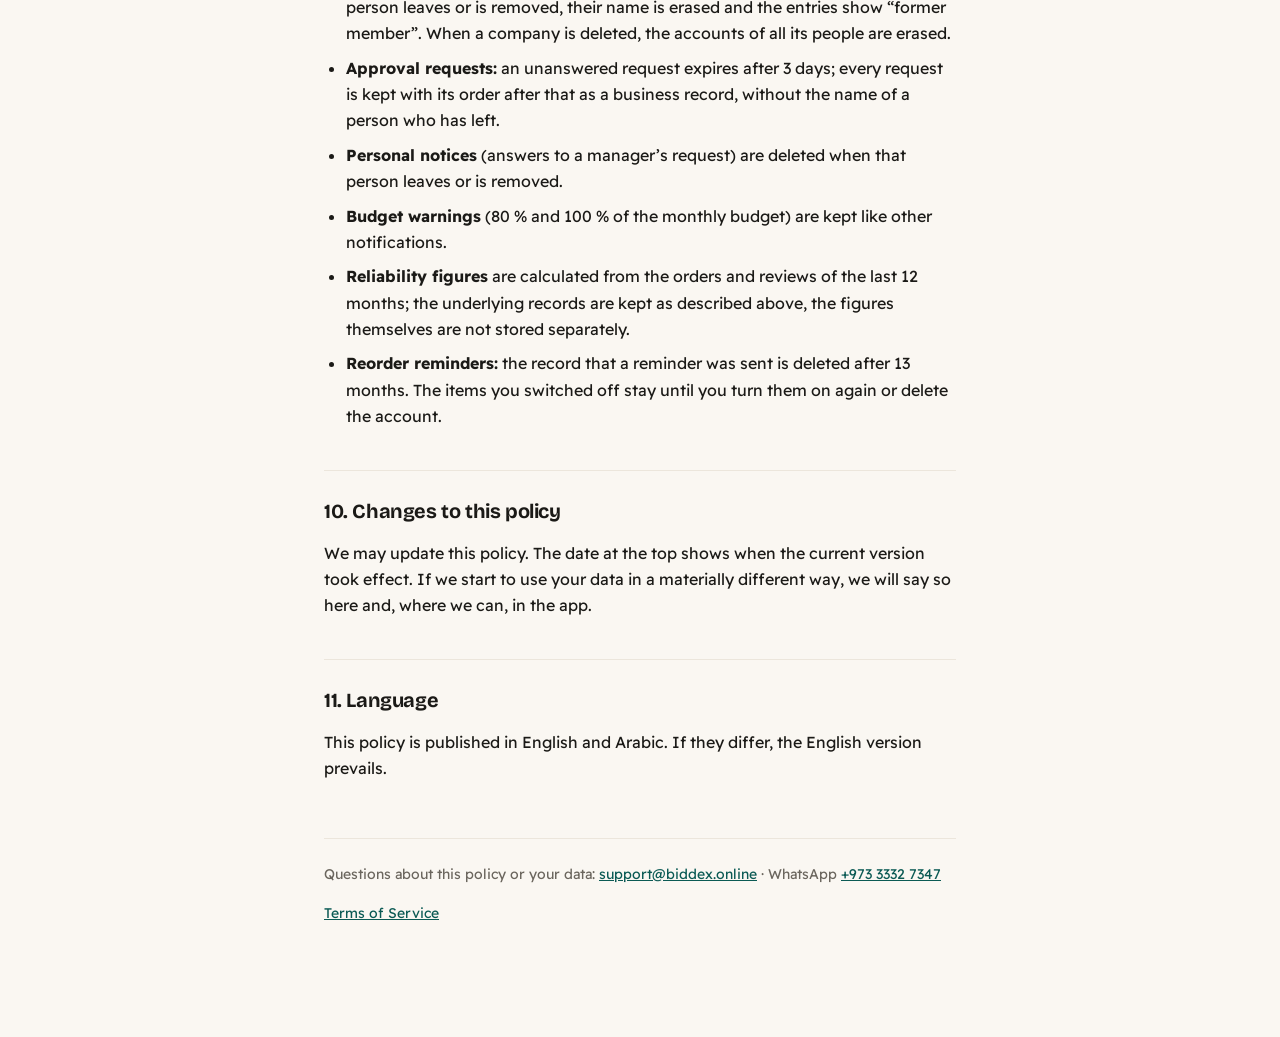
<file: privacy.html>
<!DOCTYPE html>
<html lang="en">
<head>
<meta charset="UTF-8">
<meta name="viewport" content="width=device-width, initial-scale=1">
<title>Privacy Policy — Biddex</title>
<link rel="canonical" href="https://biddex.online/privacy.html">
<link rel="alternate" hreflang="en" href="https://biddex.online/privacy.html">
<link rel="alternate" hreflang="ar" href="https://biddex.online/ar/privacy.html">
<link rel="alternate" hreflang="x-default" href="https://biddex.online/privacy.html">
<meta name="theme-color" content="#FAF7F2" media="(prefers-color-scheme: light)">
<meta name="theme-color" content="#141311" media="(prefers-color-scheme: dark)">
<link rel="icon" type="image/png" sizes="192x192" href="/icons/icon-192.png?v=2">
<link rel="apple-touch-icon" href="/icons/apple-touch-icon.png?v=2">
<link rel="preconnect" href="https://fonts.googleapis.com">
<link rel="preconnect" href="https://fonts.gstatic.com" crossorigin>
<link href="https://fonts.googleapis.com/css2?family=Bricolage+Grotesque:wght@700;800&family=Readex+Pro:wght@400;500;600;700&display=swap" rel="stylesheet">
<style>
  :root {
    color-scheme: light;
    --paper: #FAF7F2; --ink: #1B1A17; --ink-soft: #6B665E; --rule: #ECE6DC;
    --accent: #0B5A54; --pend-soft: #FCEFD9; --pend: #8A4A0B;
  }
  @media (prefers-color-scheme: dark) {
    :root {
      color-scheme: dark;
      --paper: #141311; --ink: #F3EFE8; --ink-soft: #A59E92; --rule: #2E2A25;
      --accent: #8FE0D3; --pend-soft: #3A2A14; --pend: #F6C98A;
    }
  }
  * { box-sizing: border-box; }
  body {
    margin: 0;
    background: var(--paper);
    color: var(--ink);
    font-family: 'Readex Pro', system-ui, sans-serif;
    line-height: 1.65;
  }
  .wrap {
    max-width: 680px;
    margin: 0 auto;
    padding: 64px 24px 96px;
  }
  .kicker {
    font-family: 'Readex Pro', system-ui, sans-serif;
    font-size: 13px;
    letter-spacing: 0.02em;
    color: var(--accent);
    margin: 0 0 8px;
  }
  h1, h2 {
    font-family: 'Bricolage Grotesque', 'Readex Pro', sans-serif;
    letter-spacing: -0.02em;
  }
  h1 {
    font-size: 34px;
    line-height: 1.2;
    margin: 0 0 6px;
  }
  .updated {
    font-family: 'Readex Pro', system-ui, sans-serif;
    font-size: 13px;
    color: var(--ink-soft);
    margin: 0 0 40px;
  }
  h2 {
    font-size: 20px;
    margin: 40px 0 12px;
    padding-top: 24px;
    border-top: 1px solid var(--rule);
  }
  h2:first-of-type { border-top: none; padding-top: 0; }
  h3 {
    font-family: 'Readex Pro', system-ui, sans-serif;
    font-size: 14px;
    text-transform: none;
    color: var(--ink-soft);
    margin: 20px 0 8px;
  }
  p { margin: 0 0 16px; color: var(--ink); }
  ul { margin: 0 0 16px; padding-left: 22px; }
  li { margin-bottom: 8px; }
  a { color: var(--accent); }
  table {
    width: 100%;
    border-collapse: collapse;
    margin: 0 0 16px;
    font-family: 'Readex Pro', system-ui, sans-serif;
    font-size: 14px;
  }
  th, td {
    text-align: left;
    padding: 8px 10px;
    border-bottom: 1px solid var(--rule);
    vertical-align: top;
  }
  th { color: var(--ink-soft); font-weight: 600; }
  .contact {
    margin-top: 56px;
    padding-top: 24px;
    border-top: 1px solid var(--rule);
    font-family: 'Readex Pro', system-ui, sans-serif;
    font-size: 14px;
    color: var(--ink-soft);
  }

  /* ---------- top bar and footer links ---------- */
  .top { display: flex; align-items: baseline; gap: 16px; margin: 0 0 8px; }
  .top .kicker { margin: 0; text-decoration: none; }
  .top .langs { margin-left: auto; font-family: 'Readex Pro', system-ui, sans-serif; font-size: 13px; display: flex; gap: 12px; }
  .top .langs a[aria-current] { font-weight: 700; text-decoration: none; color: var(--ink); }
  .other { margin-top: 12px; font-family: 'Readex Pro', system-ui, sans-serif; font-size: 14px; }
  .nowrap { white-space: nowrap; }
  td, th { overflow-wrap: break-word; }
  .tablewrap { overflow-x: auto; margin: 0 0 16px; }
  .tablewrap table { margin: 0; }
  @media (max-width: 640px) { .tablewrap table { min-width: 480px; font-size: 13px; } th, td { padding: 8px 6px; } }
</style>
</head>
<body>
<div class="wrap">
  <div class="top">
    <a class="kicker" href="/">Biddex</a>
    <nav class="langs" aria-label="Language"><a href="/privacy.html" hreflang="en" lang="en" aria-current="page">EN</a><a href="/ar/privacy.html" hreflang="ar" lang="ar">ع</a></nav>
  </div>
  <h1>Privacy Policy</h1>
  <p class="updated">Effective from 12 October 2026</p>

  <p>This policy explains what personal data Biddex collects, who processes it, where it goes, how long it is kept and how you can access or delete it. It is written in line with Bahrain’s Personal Data Protection Law (PDPL, Law No. 30 of 2018). It describes what the service actually does today.</p>

  <h2>1. Who we are</h2>

  <p>Biddex is a B2B procurement marketplace for Bahrain. It is operated by <strong>Astemir Makulov</strong>, an individual in the Kingdom of Bahrain (no company has been registered yet). In this policy “Biddex”, “we” and “us” mean the operator. Contact for anything in this policy: <a href="mailto:support@biddex.online">support@biddex.online</a> or WhatsApp <a class="nowrap" href="https://wa.me/97333327347">+973 3332 7347</a>.</p>

  <p>This policy applies to people who register a company account, act as a contact of a registered company, receive an invitation link from us, or visit our websites (buyers, suppliers and their staff).</p>

  <h2>2. Data we collect</h2>

  <div class="tablewrap"><table>
    <tr><th>Category</th><th>What it includes</th></tr>
    <tr><td>Account</td><td>E-mail address; password (stored only as a hash, never readable); role (buyer or supplier); whether the e-mail is verified; when you accepted the Terms and this policy.</td></tr>
    <tr><td>Company</td><td>Company name, type, commercial registration (CR) number, country, address, phone; verification status and the notes of our review; your e-mail notification choices.</td></tr>
    <tr><td>Verification documents</td><td>The files you upload to prove the company (for example a trade licence or CR certificate). Only the Biddex team can open them.</td></tr>
    <tr><td>Catalog and stock</td><td>For suppliers: product names, prices, units and photos. For buyers: the buyer’s own stock list (never shown to anyone else).</td></tr>
    <tr><td>Deals</td><td>Requests for quotation (title, description, quantity, budget, optional photo), quotes (prices, notes, attachments), purchase orders, orders, delivery details, documents added to an order, invoices, payments you report (amount, method, reference), chat messages on an order, reviews of suppliers, bid-credit (wallet) transactions, and, for each delivery, how many times the supplier marked it as failed.</td></tr>
    <tr><td>Notifications</td><td>The in-app notifications and e-mails we send you about your account and your deals.</td></tr>
    <tr><td>Phone and WhatsApp consent</td><td>For suppliers we invite: the phone number recorded by the Biddex team and a record of the consent (when, how, and any withdrawal). We use it only to send you invitation links.</td></tr>
    <tr><td>Reorder reminders</td><td>For buyers: from your own accepted orders of the last 12 months we work out how often you usually order each item and remind you shortly before the next order is likely due. We store only which items you have switched off or snoozed (the item’s name and unit as in your last order) and a technical record that a reminder was sent for an item (a key and a date). The calculation itself is not stored, and the reminder does not contain prices.</td></tr>
    <tr><td>Technical data</td><td>Your IP address and the details of each request are handled by our servers to run and protect the service (for example to limit repeated requests). Our request log keeps the method, the address requested (secret tokens masked), the result and the time. We do not record login times, use analytics or advertising tools, or set cookies; your browser’s local storage keeps your session, theme and language.</td></tr>
    <tr><td>People in a company (buyers)</td><td>Name, e-mail address and role of each person who works in a buyer company’s account; invitations (the invited e-mail address, role, who invited, dates); and a history of what each person did on the company’s requests and orders (created, published or cancelled a request; shortlisted, rejected or chose a bid; confirmed receipt; opened a dispute; recorded a payment; reviewed a supplier), with the time.</td></tr>
    <tr><td>Spending rules and approvals (buyers)</td><td>The spending limits an owner sets (an approval threshold and a monthly budget); approval requests for orders (the order, its amount, the supplier, who asked, who decided, the owner’s reason when an order is not approved, and the time); and notices about them.</td></tr>
  </table></div>

  <h2>3. Why we use your data, and on what basis</h2>

  <ul>
    <li>to create and run your account and company profile;</li>
    <li>to run the request, quote, purchase order, order, delivery, invoice and payment workflow between companies;</li>
    <li>to verify companies and to prevent fraud and abuse;</li>
    <li>to send you notifications about your account and deals;</li>
    <li>to contact a supplier on WhatsApp, only after its consent;</li>
    <li>to keep the platform secure and working;</li>
    <li>to meet legal obligations in Bahrain.</li>
  </ul>

  <p>The basis is your consent, given when you register and recorded with the date; the need to provide the service you asked for; and our legitimate interest in operating and securing the platform. We do not sell personal data and we do not use it for advertising.</p>

  <h2>4. Who sees your data on the platform</h2>

  <ul>
    <li>A buyer’s identity is hidden from suppliers until the buyer awards that supplier’s quote. Suppliers never see each other’s quotes.</li>
    <li>A buyer sees the company name, price and terms of every supplier that quotes on its request. After an award the two companies see each other’s company name and the data of their order (delivery, documents, chat, invoice, payments).</li>
    <li>A supplier’s catalog is visible to buyers once the supplier is verified.</li>
    <li>Buyers may see a supplier’s reliability figures, computed over all buyers for the last 12 months: completed orders, the share without problems, reviews (average stars, delivered on time, as ordered), and — on the supplier’s card — the shares of disputes, declined purchase orders and failed deliveries. A figure is shown only when it is based on at least 5 items from at least 3 different buyers; otherwise buyers see “New supplier”. Only totals and percentages are shown: no buyer is named, and the comment of a review is visible only to the reviewed supplier, to its author and to the Biddex team.</li>
    <li>The Biddex team can see accounts, verification documents, deals and order chats, in order to verify companies, support users and resolve disputes.</li>
    <li>People in the same buyer company see each other’s names, e-mail addresses and roles, and the history of who did what on the company’s requests and orders. Suppliers and other companies never see the names of a buyer’s people.</li>
    <li>Approval requests and the owner’s answers are visible only to the people of the buyer company who may decide on bids (owners and managers). The supplier sees nothing about an approval until the owner approves and the purchase order is issued.</li>
  </ul>

  <h2>5. Service providers that process data for us</h2>

  <p>We use the following providers. They process data on our behalf under their own standard terms (see section 6).</p>

  <div class="tablewrap"><table>
    <tr><th>Provider</th><th>What it does for us</th><th>Data involved</th><th>Where</th></tr>
    <tr><td>Neon</td><td>Database</td><td>All account, company and deal data, notification texts</td><td>USA — AWS US East 2 (Ohio)</td></tr>
    <tr><td>Railway</td><td>Application server; private file storage; scheduled backups of the files and of the database</td><td>Everything the server handles; uploaded files (verification documents, order documents, quote attachments, product and request photos); a daily copy of the Biddex database; request logs</td><td>USA — servers and main file storage: US East (Virginia); backup copies of the files and of the database: US West (California)</td></tr>
    <tr><td>Resend</td><td>Sending e-mail</td><td>Recipient e-mail address and the text of the e-mail (for example request titles, amounts, the start of a chat message, verification and password-reset links)</td><td>Japan — Tokyo (ap-northeast-1)</td></tr>
    <tr><td>Sentry</td><td>Error monitoring</td><td>Technical details of errors; a report can include parts of the request that failed (for example a company name or a text you entered)</td><td>European Union</td></tr>
    <tr><td>GitHub Pages</td><td>Hosting the websites biddex.online and app.biddex.online</td><td>Your IP address and browser details when you open a page</td><td>Global network of GitHub</td></tr>
    <tr><td>Google Fonts</td><td>Fonts used by our pages</td><td>Your IP address and browser details when a page loads</td><td>Google’s global network</td></tr>
    <tr><td>jsDelivr</td><td>Delivers the interface library of the app (and, only when you import an Excel catalog, a spreadsheet library)</td><td>Your IP address and browser details when the app loads</td><td>Global content-delivery network</td></tr>
    <tr><td>WhatsApp</td><td>Only when the Biddex team sends an invitation link to a supplier that agreed to it: the team opens a WhatsApp chat by hand</td><td>The supplier’s phone number and the message</td><td>Under WhatsApp’s own terms</td></tr>
  </table></div>

  <h2>6. Transfers outside Bahrain</h2>

  <p>None of these providers stores your data in Bahrain. Your data is processed in the United States (Neon, Railway and the file backup), in Japan (Resend) and in the European Union (Sentry); the website, font and library providers serve pages from their global networks. We cannot offer the service without these transfers.</p>

  <p>By registering and accepting this policy you consent to these transfers. We have not signed separate data-processing agreements with these providers: they process data under their own standard terms and security commitments. You can ask us about this at any time and you can withdraw your consent by deleting your account (section 8); we will then no longer process your data except as section 9 describes.</p>

  <h2>7. How we protect data</h2>

  <ul>
    <li>passwords are stored as hashes only, and an account is protected against repeated login attempts;</li>
    <li>every request is checked for the signed-in company: you can open only your own data and the data of your own deals;</li>
    <li>verification documents and order files are private and are opened only through short-lived links, after the system has checked that you are allowed to see them;</li>
    <li>connections to our websites and servers are encrypted (HTTPS).</li>
  </ul>

  <p>No system is completely secure.</p>

  <h2>8. Your rights and how to use them</h2>

  <p>Under the PDPL you may have rights over your personal data. In the app (sign in, then open <a href="https://app.biddex.online/?lang=en#/settings">Settings</a>) you can do the following yourself:</p>

  <ul>
    <li><strong>Access.</strong> Settings → Privacy &amp; data → “Download my data” gives you a file with your profile, company, uploaded-file list (names, types, dates), requests, quotes, purchase orders, orders, invoices and payments, notifications, stock, phone and consent records, invitation links, reviews and reorder reminder settings.</li>
    <li><strong>Correction.</strong> In Settings you can edit your company name, CR number, country, address and phone (changing the name or CR number sends a verified company back to review). To correct anything else, including your e-mail address, contact us.</li>
    <li><strong>Deletion.</strong> Settings → Privacy &amp; data → “Delete account” (you confirm with your password and company name). It erases your personal data as described in section 9. It is refused while the company has open orders, a dispute, an unpaid invoice or a payment waiting for confirmation, and any remaining bid credits are lost. A purchase order that the supplier has not accepted yet is cancelled automatically and the other company is told.</li>
    <li><strong>Deactivation.</strong> Ask us (<a href="mailto:support@biddex.online">support@biddex.online</a>). A deactivated account cannot sign in; this alone does not delete data. It is normally refused while there are open orders.</li>
    <li><strong>E-mail choices.</strong> In Settings you can switch off e-mails about new requests and e-mails about other notifications. E-mails needed for your account (verification, password reset, account notices) are always sent.</li>
    <li><strong>WhatsApp consent.</strong> A supplier can withdraw it on the invitation page or by telling us.</li>
    <li><strong>People in a company.</strong> A person invited to a company can leave it themselves (Settings → People → “Leave the company”, confirmed with their password). Their account is then deleted and their personal data erased as described in section 9; the company keeps its business records, which show them as a former member. A company owner can remove a person with the same effect. A manager or staff member’s “Download my data” contains their own profile, role and actions. Each person sets their own e-mail choices. One person belongs to one company. An approval request you made or decided stays with the order as a business record; your name is then shown as a former member (the owner’s reason for a rejection stays with it).</li>
    <li><strong>Anything else</strong>, including objecting to a use of your data or asking a question about it: contact us. We will reply as soon as we can.</li>
  </ul>

  <h2>9. How long we keep data</h2>

  <ul>
    <li><strong>Active account:</strong> as long as the account exists.</li>
    <li><strong>After you delete your account:</strong> we erase your name, your e-mail address (replaced by a technical address), phone, address, our verification notes, the verification documents and catalog photos (deleted from file storage), your notifications, your stock list, your reorder reminder settings and records, your phone and consent records, the text of reviews you wrote or answered, and your invitation links stop working.</li>
    <li><strong>What stays after deletion:</strong> the company name, CR number and country, and the records shared with the other company — purchase orders, orders, delivery details, invoices, payments, chat messages, documents added to an order, and review ratings (without your comments); and the history of actions on requests and orders, without the person’s name (shown as “former member”), and approval requests with their amounts, without the name of the person. They stay for as long as the other company needs them and the law requires; there is no automatic clean-up yet.</li>
    <li><strong>Deactivated accounts</strong> keep their data until deletion is requested.</li>
    <li><strong>Backups:</strong> a second copy of uploaded files and a daily copy of the Biddex database are kept in separate private storage (US West, California). A file that changes or is deleted stays in the backup for 30 more days; each database copy is kept for 30 days. We do not encrypt these copies separately. Data you erase can therefore remain in these copies for up to 30 days.</li>
    <li><strong>The providers’ own database backups and logs:</strong> kept according to the settings of the providers (Neon, Railway, Sentry).</li>
    <li><strong>Log of administrator actions:</strong> when a Biddex administrator acts on an account or an order (for example verifies or suspends a company, adds credits, resolves a dispute), and also when an administrator opens private material (the chat of an order, a document of an order, a bid attachment, a verification document or a supplier’s recorded contact details), we record who did it, what, which record it concerned and when. The log holds identifiers, types of action, dates and codes (for example a status or an amount); it does not hold names, e-mail addresses, message texts, file names, passwords, access links or phone numbers. A free text an administrator writes (such as a reason or a note) is kept with the record it belongs to, not in the log. We keep the log for 24 months for security, resolving disputes and meeting legal requirements; entries older than that are due for removal, and the automatic clean-up is not in place yet. The log is a technical record that cannot be edited, so it is not changed when a company deletes its account, and afterwards it holds only internal identifiers. Whether an identifier can still be linked to a company depends on what remains of the company: if the company and its records are deleted or anonymized, nothing in the log points to a name; if the company name, CR number and country remain because other companies still need the shared records (see “What stays after deletion”), the identifier can be linked to that company record. Entries made before this version of the policy may also contain a company name, the administrator’s e-mail address or a short note by the administrator; they are kept for the same period. The database operator can technically alter the log, which is why we also keep it in our daily backups.</li>
    <li><strong>Short-lived data:</strong> an e-mail verification link works for 24 hours, a password-reset link for one hour, a supplier invitation link for at most 14 days.</li>
    <li><strong>Team invitations:</strong> the link works for 7 days; the invitation record (invited e-mail address, role) is deleted 30 days after it expires, whether it was accepted, cancelled or never used.</li>
    <li><strong>History of actions:</strong> stays with the requests and orders it belongs to; when a person leaves or is removed, their name is erased and the entries show “former member”. When a company is deleted, the accounts of all its people are erased.</li>
    <li><strong>Approval requests:</strong> an unanswered request expires after 3 days; every request is kept with its order after that as a business record, without the name of a person who has left.</li>
    <li><strong>Personal notices</strong> (answers to a manager’s request) are deleted when that person leaves or is removed.</li>
    <li><strong>Budget warnings</strong> (80 % and 100 % of the monthly budget) are kept like other notifications.</li>
    <li><strong>Reliability figures</strong> are calculated from the orders and reviews of the last 12 months; the underlying records are kept as described above, the figures themselves are not stored separately.</li>
    <li><strong>Reorder reminders:</strong> the record that a reminder was sent is deleted after 13 months. The items you switched off stay until you turn them on again or delete the account.</li>
  </ul>

  <h2>10. Changes to this policy</h2>

  <p>We may update this policy. The date at the top shows when the current version took effect. If we start to use your data in a materially different way, we will say so here and, where we can, in the app.</p>

  <h2>11. Language</h2>

  <p>This policy is published in English and Arabic. If they differ, the English version prevails.</p>

  <p class="contact">Questions about this policy or your data: <a href="mailto:support@biddex.online">support@biddex.online</a> · WhatsApp <a class="nowrap" href="https://wa.me/97333327347">+973 3332 7347</a></p>
  <p class="other"><a href="/terms.html">Terms of Service</a></p>
</div>
</body>
</html>
</file>
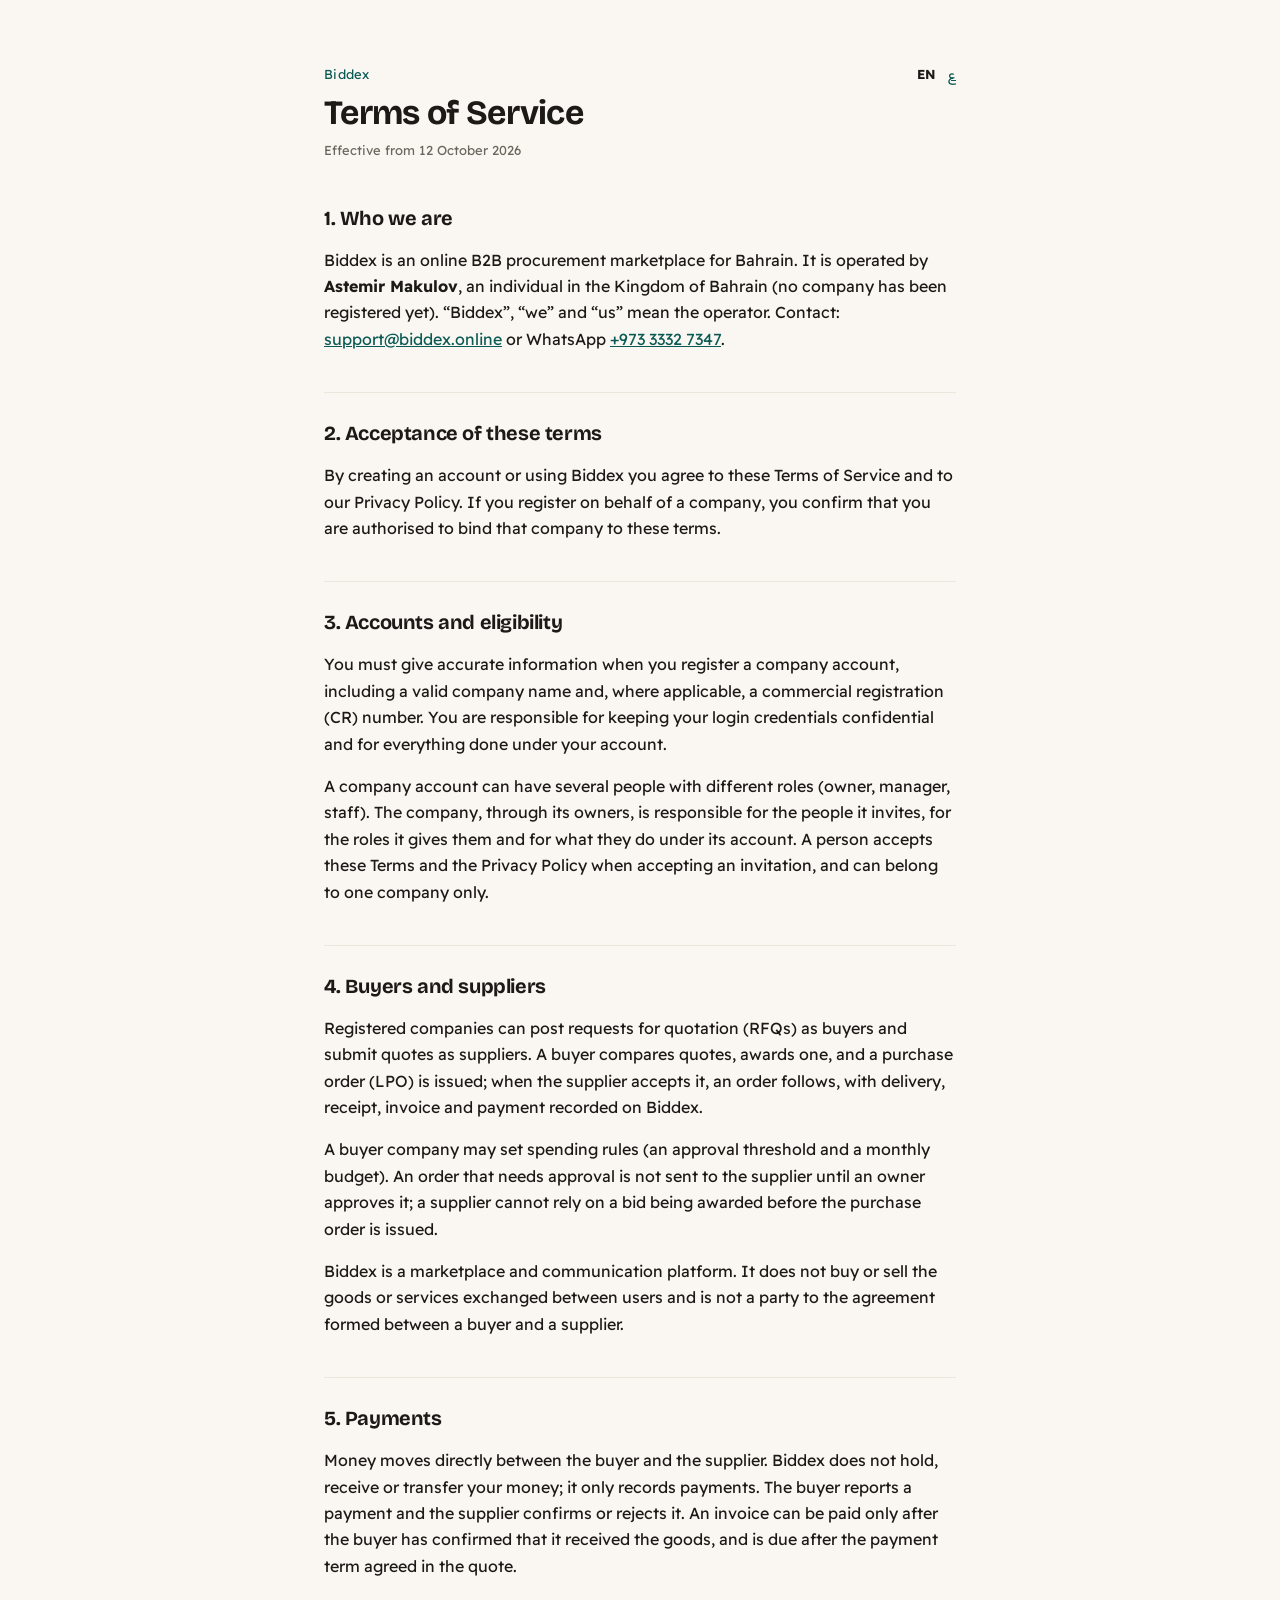
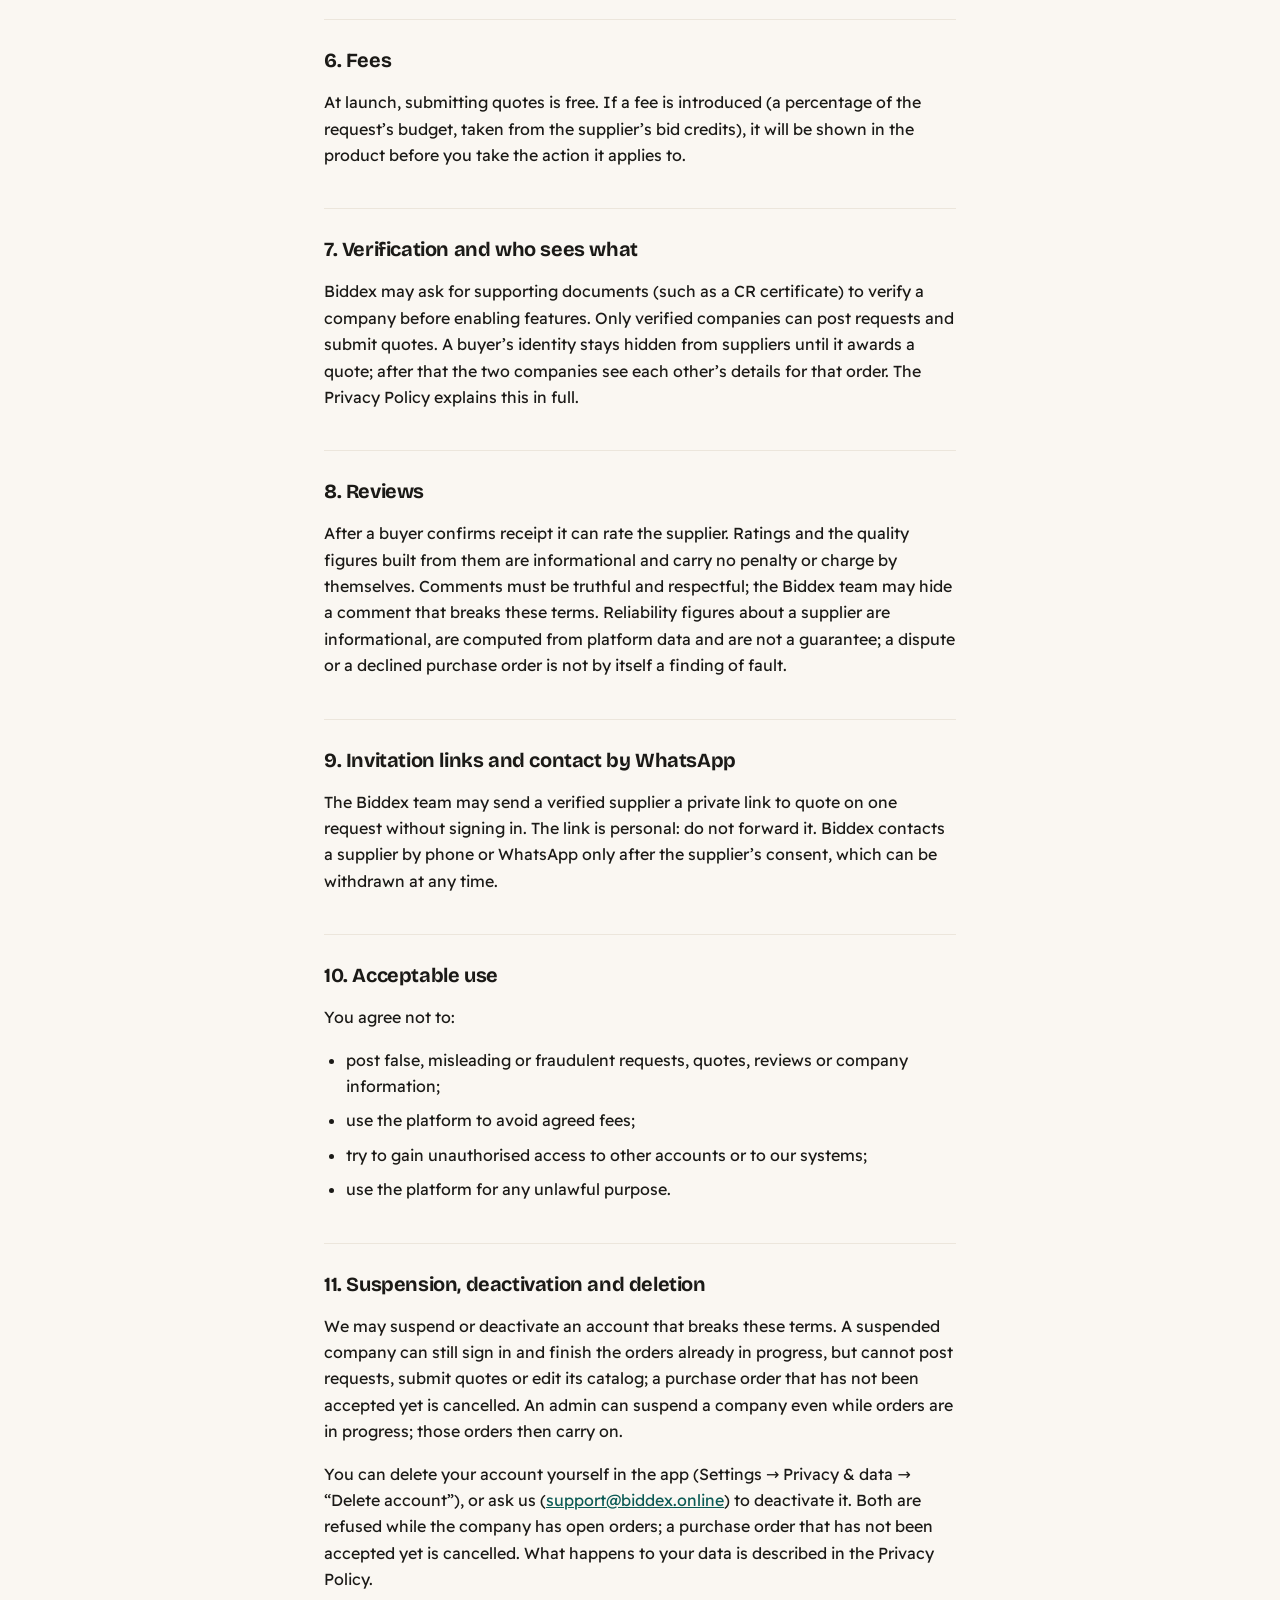
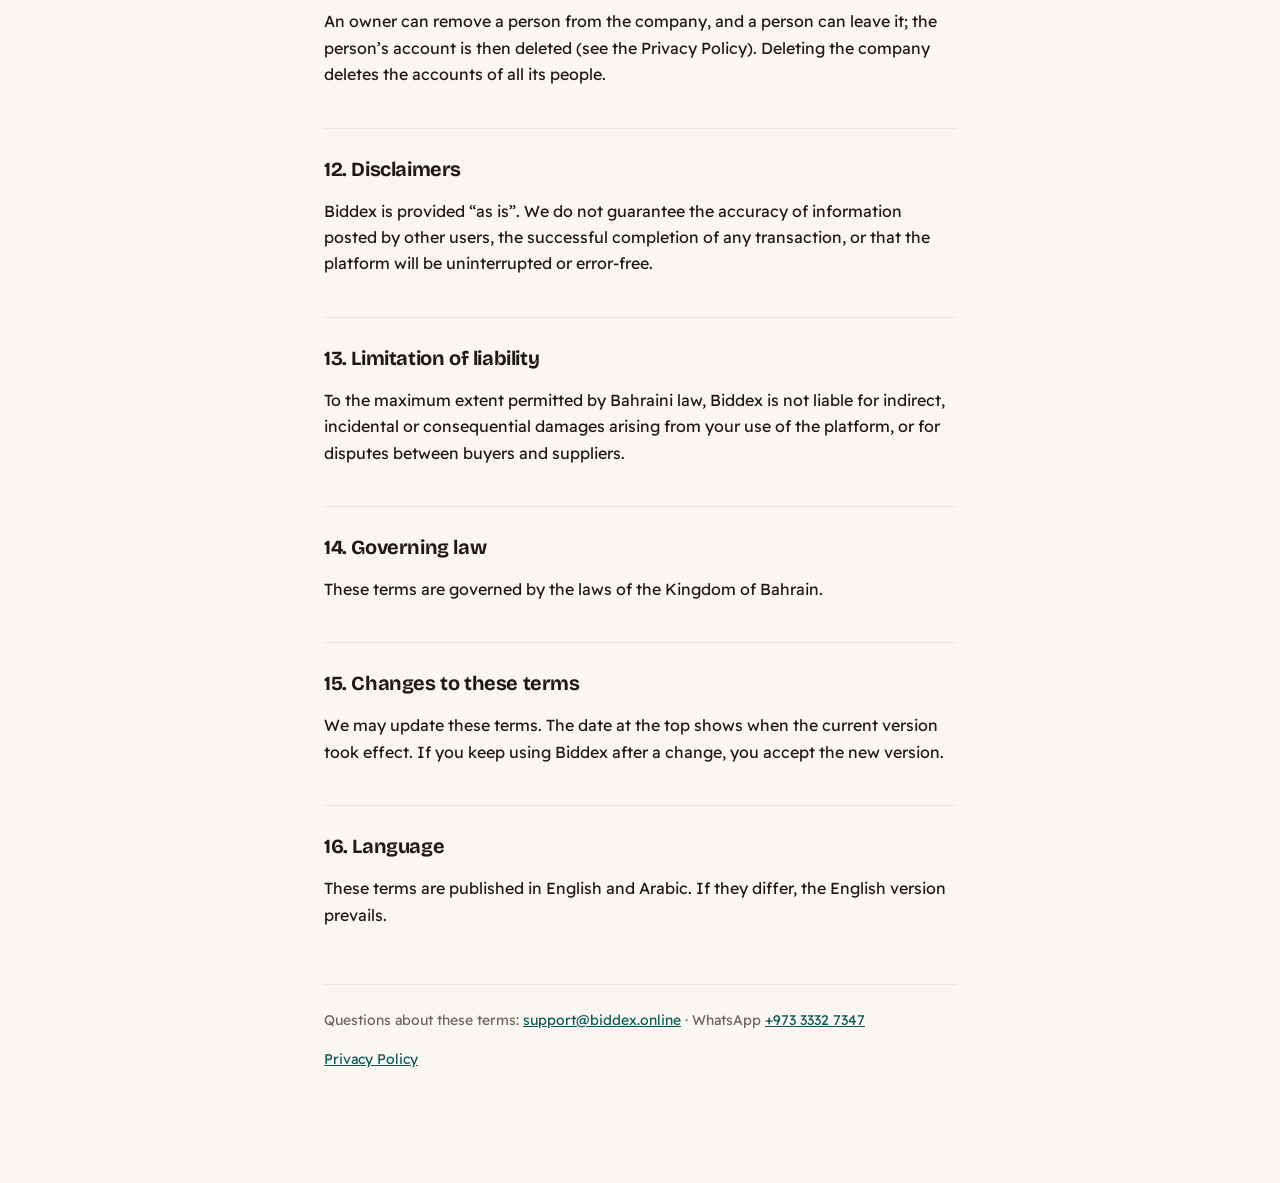
<file: terms.html>
<!DOCTYPE html>
<html lang="en">
<head>
<meta charset="UTF-8">
<meta name="viewport" content="width=device-width, initial-scale=1">
<title>Terms of Service — Biddex</title>
<link rel="canonical" href="https://biddex.online/terms.html">
<link rel="alternate" hreflang="en" href="https://biddex.online/terms.html">
<link rel="alternate" hreflang="ar" href="https://biddex.online/ar/terms.html">
<link rel="alternate" hreflang="x-default" href="https://biddex.online/terms.html">
<meta name="theme-color" content="#FAF7F2" media="(prefers-color-scheme: light)">
<meta name="theme-color" content="#141311" media="(prefers-color-scheme: dark)">
<link rel="icon" type="image/png" sizes="192x192" href="/icons/icon-192.png?v=2">
<link rel="apple-touch-icon" href="/icons/apple-touch-icon.png?v=2">
<link rel="preconnect" href="https://fonts.googleapis.com">
<link rel="preconnect" href="https://fonts.gstatic.com" crossorigin>
<link href="https://fonts.googleapis.com/css2?family=Bricolage+Grotesque:wght@700;800&family=Readex+Pro:wght@400;500;600;700&display=swap" rel="stylesheet">
<style>
  :root {
    color-scheme: light;
    --paper: #FAF7F2; --ink: #1B1A17; --ink-soft: #6B665E; --rule: #ECE6DC;
    --accent: #0B5A54; --pend-soft: #FCEFD9; --pend: #8A4A0B;
  }
  @media (prefers-color-scheme: dark) {
    :root {
      color-scheme: dark;
      --paper: #141311; --ink: #F3EFE8; --ink-soft: #A59E92; --rule: #2E2A25;
      --accent: #8FE0D3; --pend-soft: #3A2A14; --pend: #F6C98A;
    }
  }
  * { box-sizing: border-box; }
  body {
    margin: 0;
    background: var(--paper);
    color: var(--ink);
    font-family: 'Readex Pro', system-ui, sans-serif;
    line-height: 1.65;
  }
  .wrap {
    max-width: 680px;
    margin: 0 auto;
    padding: 64px 24px 96px;
  }
  .kicker {
    font-family: 'Readex Pro', system-ui, sans-serif;
    font-size: 13px;
    letter-spacing: 0.02em;
    color: var(--accent);
    margin: 0 0 8px;
  }
  h1, h2 {
    font-family: 'Bricolage Grotesque', 'Readex Pro', sans-serif;
    letter-spacing: -0.02em;
  }
  h1 {
    font-size: 34px;
    line-height: 1.2;
    margin: 0 0 6px;
  }
  .updated {
    font-family: 'Readex Pro', system-ui, sans-serif;
    font-size: 13px;
    color: var(--ink-soft);
    margin: 0 0 40px;
  }
  h2 {
    font-size: 20px;
    margin: 40px 0 12px;
    padding-top: 24px;
    border-top: 1px solid var(--rule);
  }
  h2:first-of-type { border-top: none; padding-top: 0; }
  h3 {
    font-family: 'Readex Pro', system-ui, sans-serif;
    font-size: 14px;
    text-transform: none;
    color: var(--ink-soft);
    margin: 20px 0 8px;
  }
  p { margin: 0 0 16px; color: var(--ink); }
  ul { margin: 0 0 16px; padding-left: 22px; }
  li { margin-bottom: 8px; }
  a { color: var(--accent); }
  table {
    width: 100%;
    border-collapse: collapse;
    margin: 0 0 16px;
    font-family: 'Readex Pro', system-ui, sans-serif;
    font-size: 14px;
  }
  th, td {
    text-align: left;
    padding: 8px 10px;
    border-bottom: 1px solid var(--rule);
    vertical-align: top;
  }
  th { color: var(--ink-soft); font-weight: 600; }
  .contact {
    margin-top: 56px;
    padding-top: 24px;
    border-top: 1px solid var(--rule);
    font-family: 'Readex Pro', system-ui, sans-serif;
    font-size: 14px;
    color: var(--ink-soft);
  }

  /* ---------- top bar and footer links ---------- */
  .top { display: flex; align-items: baseline; gap: 16px; margin: 0 0 8px; }
  .top .kicker { margin: 0; text-decoration: none; }
  .top .langs { margin-left: auto; font-family: 'Readex Pro', system-ui, sans-serif; font-size: 13px; display: flex; gap: 12px; }
  .top .langs a[aria-current] { font-weight: 700; text-decoration: none; color: var(--ink); }
  .other { margin-top: 12px; font-family: 'Readex Pro', system-ui, sans-serif; font-size: 14px; }
  .nowrap { white-space: nowrap; }
  td, th { overflow-wrap: break-word; }
  .tablewrap { overflow-x: auto; margin: 0 0 16px; }
  .tablewrap table { margin: 0; }
  @media (max-width: 640px) { .tablewrap table { min-width: 480px; font-size: 13px; } th, td { padding: 8px 6px; } }
</style>
</head>
<body>
<div class="wrap">
  <div class="top">
    <a class="kicker" href="/">Biddex</a>
    <nav class="langs" aria-label="Language"><a href="/terms.html" hreflang="en" lang="en" aria-current="page">EN</a><a href="/ar/terms.html" hreflang="ar" lang="ar">ع</a></nav>
  </div>
  <h1>Terms of Service</h1>
  <p class="updated">Effective from 12 October 2026</p>

  <h2>1. Who we are</h2>

  <p>Biddex is an online B2B procurement marketplace for Bahrain. It is operated by <strong>Astemir Makulov</strong>, an individual in the Kingdom of Bahrain (no company has been registered yet). “Biddex”, “we” and “us” mean the operator. Contact: <a href="mailto:support@biddex.online">support@biddex.online</a> or WhatsApp <a class="nowrap" href="https://wa.me/97333327347">+973 3332 7347</a>.</p>

  <h2>2. Acceptance of these terms</h2>

  <p>By creating an account or using Biddex you agree to these Terms of Service and to our Privacy Policy. If you register on behalf of a company, you confirm that you are authorised to bind that company to these terms.</p>

  <h2>3. Accounts and eligibility</h2>

  <p>You must give accurate information when you register a company account, including a valid company name and, where applicable, a commercial registration (CR) number. You are responsible for keeping your login credentials confidential and for everything done under your account.</p>

  <p>A company account can have several people with different roles (owner, manager, staff). The company, through its owners, is responsible for the people it invites, for the roles it gives them and for what they do under its account. A person accepts these Terms and the Privacy Policy when accepting an invitation, and can belong to one company only.</p>

  <h2>4. Buyers and suppliers</h2>

  <p>Registered companies can post requests for quotation (RFQs) as buyers and submit quotes as suppliers. A buyer compares quotes, awards one, and a purchase order (LPO) is issued; when the supplier accepts it, an order follows, with delivery, receipt, invoice and payment recorded on Biddex.</p>

  <p>A buyer company may set spending rules (an approval threshold and a monthly budget). An order that needs approval is not sent to the supplier until an owner approves it; a supplier cannot rely on a bid being awarded before the purchase order is issued.</p>

  <p>Biddex is a marketplace and communication platform. It does not buy or sell the goods or services exchanged between users and is not a party to the agreement formed between a buyer and a supplier.</p>

  <h2>5. Payments</h2>

  <p>Money moves directly between the buyer and the supplier. Biddex does not hold, receive or transfer your money; it only records payments. The buyer reports a payment and the supplier confirms or rejects it. An invoice can be paid only after the buyer has confirmed that it received the goods, and is due after the payment term agreed in the quote.</p>

  <h2>6. Fees</h2>

  <p>At launch, submitting quotes is free. If a fee is introduced (a percentage of the request’s budget, taken from the supplier’s bid credits), it will be shown in the product before you take the action it applies to.</p>

  <h2>7. Verification and who sees what</h2>

  <p>Biddex may ask for supporting documents (such as a CR certificate) to verify a company before enabling features. Only verified companies can post requests and submit quotes. A buyer’s identity stays hidden from suppliers until it awards a quote; after that the two companies see each other’s details for that order. The Privacy Policy explains this in full.</p>

  <h2>8. Reviews</h2>

  <p>After a buyer confirms receipt it can rate the supplier. Ratings and the quality figures built from them are informational and carry no penalty or charge by themselves. Comments must be truthful and respectful; the Biddex team may hide a comment that breaks these terms. Reliability figures about a supplier are informational, are computed from platform data and are not a guarantee; a dispute or a declined purchase order is not by itself a finding of fault.</p>

  <h2>9. Invitation links and contact by WhatsApp</h2>

  <p>The Biddex team may send a verified supplier a private link to quote on one request without signing in. The link is personal: do not forward it. Biddex contacts a supplier by phone or WhatsApp only after the supplier’s consent, which can be withdrawn at any time.</p>

  <h2>10. Acceptable use</h2>

  <p>You agree not to:</p>

  <ul>
    <li>post false, misleading or fraudulent requests, quotes, reviews or company information;</li>
    <li>use the platform to avoid agreed fees;</li>
    <li>try to gain unauthorised access to other accounts or to our systems;</li>
    <li>use the platform for any unlawful purpose.</li>
  </ul>

  <h2>11. Suspension, deactivation and deletion</h2>

  <p>We may suspend or deactivate an account that breaks these terms. A suspended company can still sign in and finish the orders already in progress, but cannot post requests, submit quotes or edit its catalog; a purchase order that has not been accepted yet is cancelled. An admin can suspend a company even while orders are in progress; those orders then carry on.</p>

  <p>You can delete your account yourself in the app (Settings → Privacy &amp; data → “Delete account”), or ask us (<a href="mailto:support@biddex.online">support@biddex.online</a>) to deactivate it. Both are refused while the company has open orders; a purchase order that has not been accepted yet is cancelled. What happens to your data is described in the Privacy Policy.</p>

  <p>An owner can remove a person from the company, and a person can leave it; the person’s account is then deleted (see the Privacy Policy). Deleting the company deletes the accounts of all its people.</p>

  <h2>12. Disclaimers</h2>

  <p>Biddex is provided “as is”. We do not guarantee the accuracy of information posted by other users, the successful completion of any transaction, or that the platform will be uninterrupted or error-free.</p>

  <h2>13. Limitation of liability</h2>

  <p>To the maximum extent permitted by Bahraini law, Biddex is not liable for indirect, incidental or consequential damages arising from your use of the platform, or for disputes between buyers and suppliers.</p>

  <h2>14. Governing law</h2>

  <p>These terms are governed by the laws of the Kingdom of Bahrain.</p>

  <h2>15. Changes to these terms</h2>

  <p>We may update these terms. The date at the top shows when the current version took effect. If you keep using Biddex after a change, you accept the new version.</p>

  <h2>16. Language</h2>

  <p>These terms are published in English and Arabic. If they differ, the English version prevails.</p>

  <p class="contact">Questions about these terms: <a href="mailto:support@biddex.online">support@biddex.online</a> · WhatsApp <a class="nowrap" href="https://wa.me/97333327347">+973 3332 7347</a></p>
  <p class="other"><a href="/privacy.html">Privacy Policy</a></p>
</div>
</body>
</html>
</file>
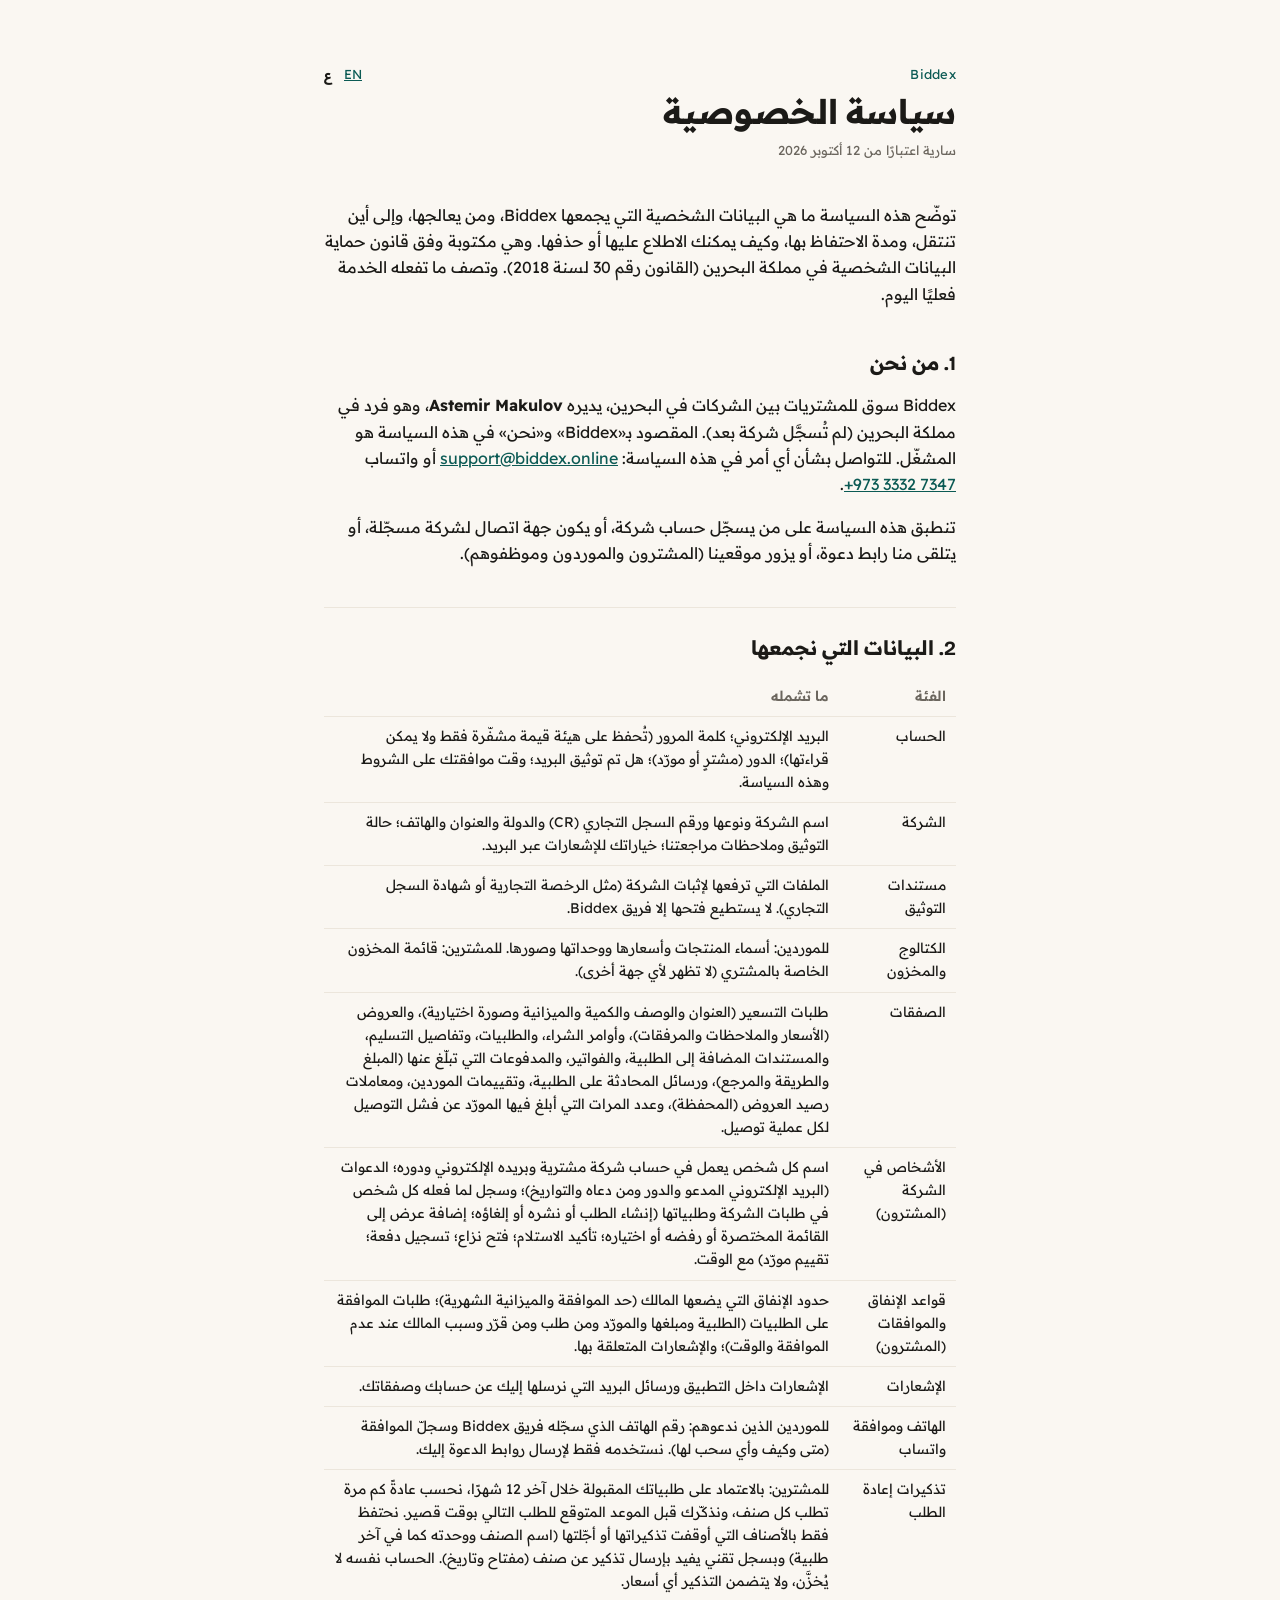
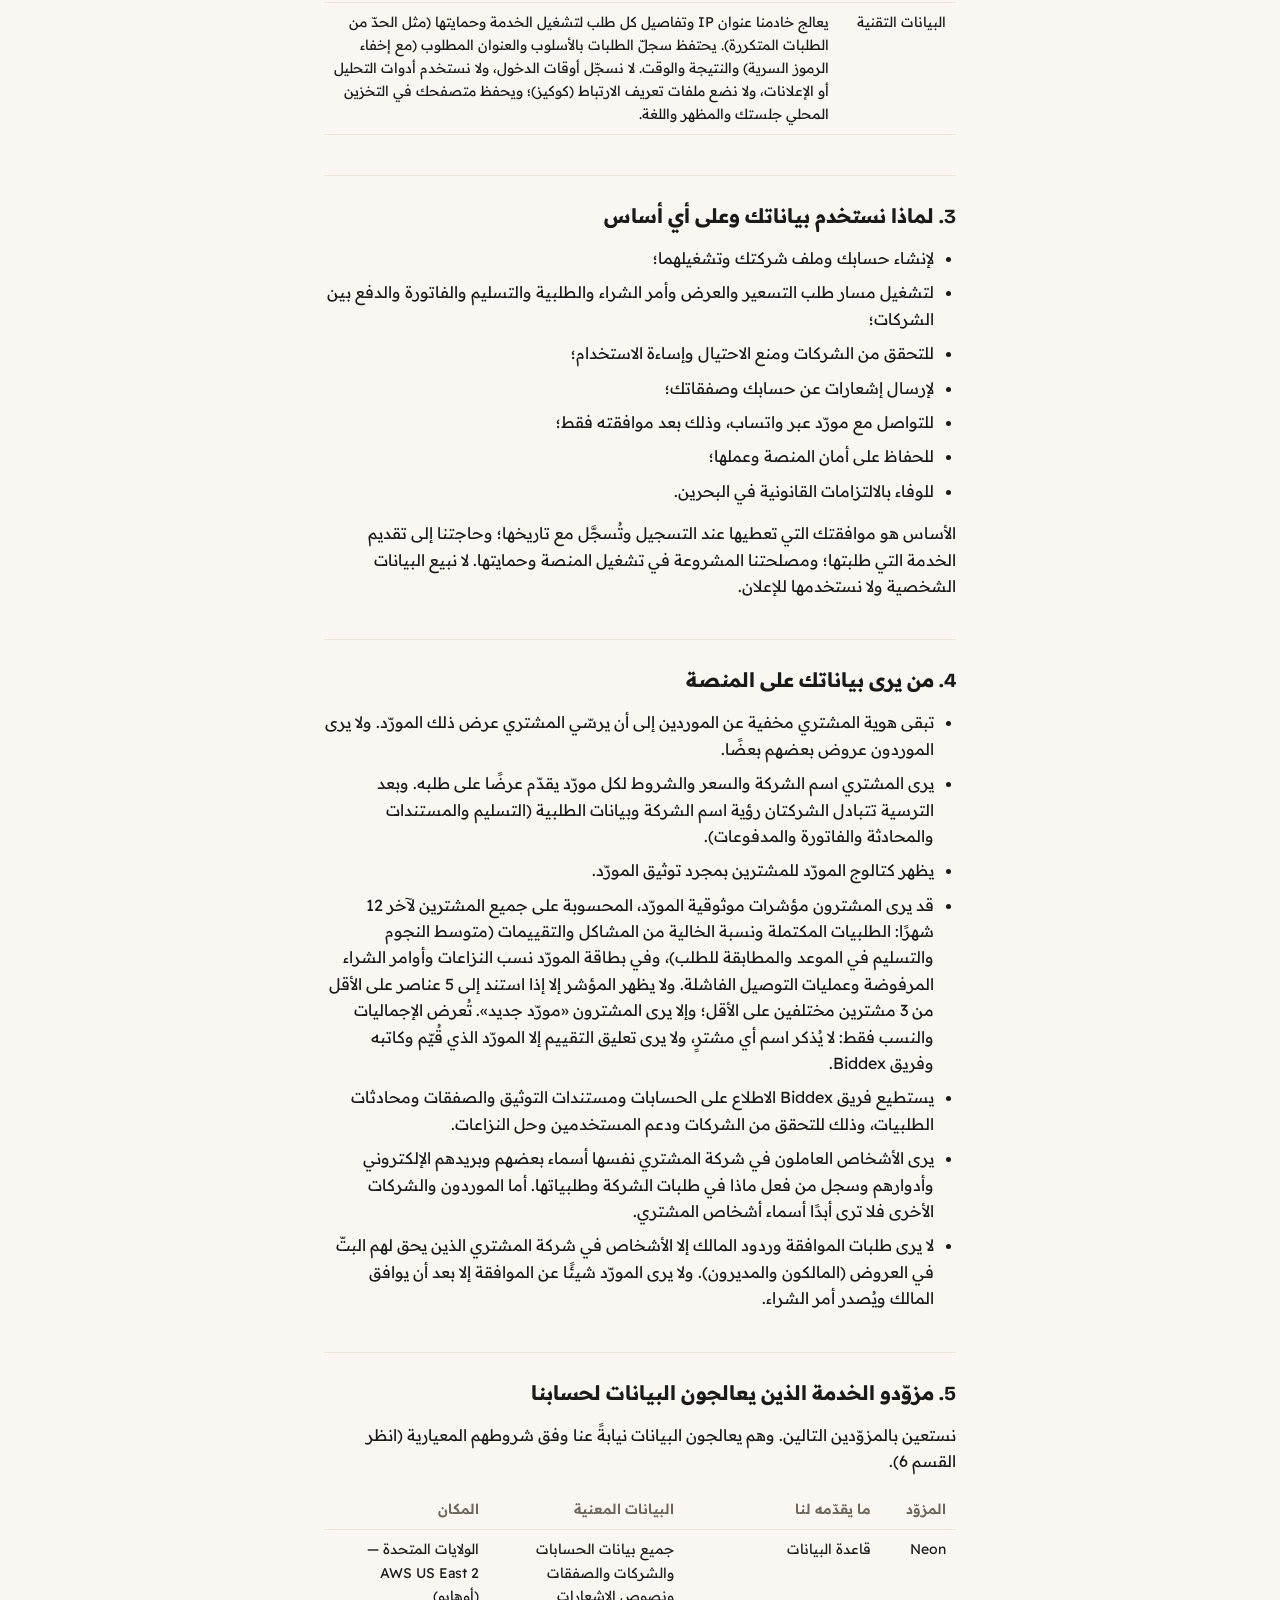
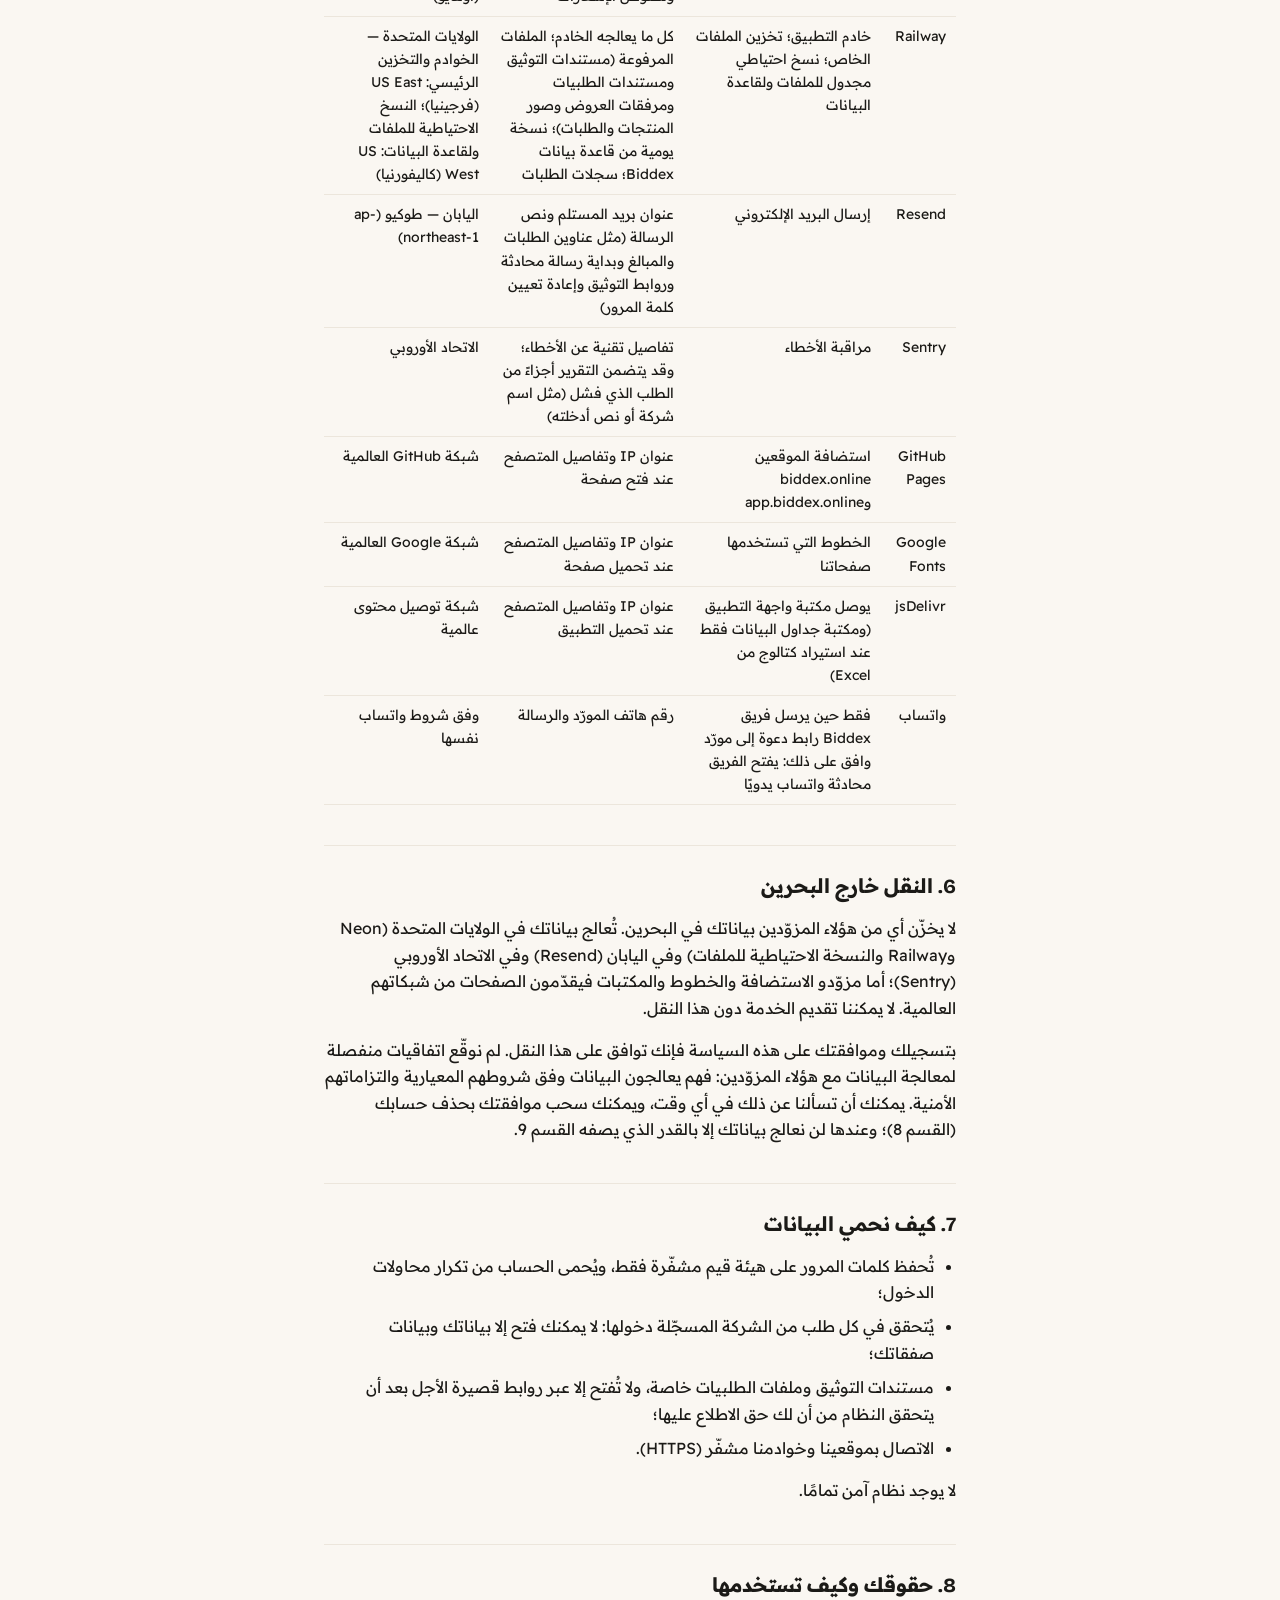
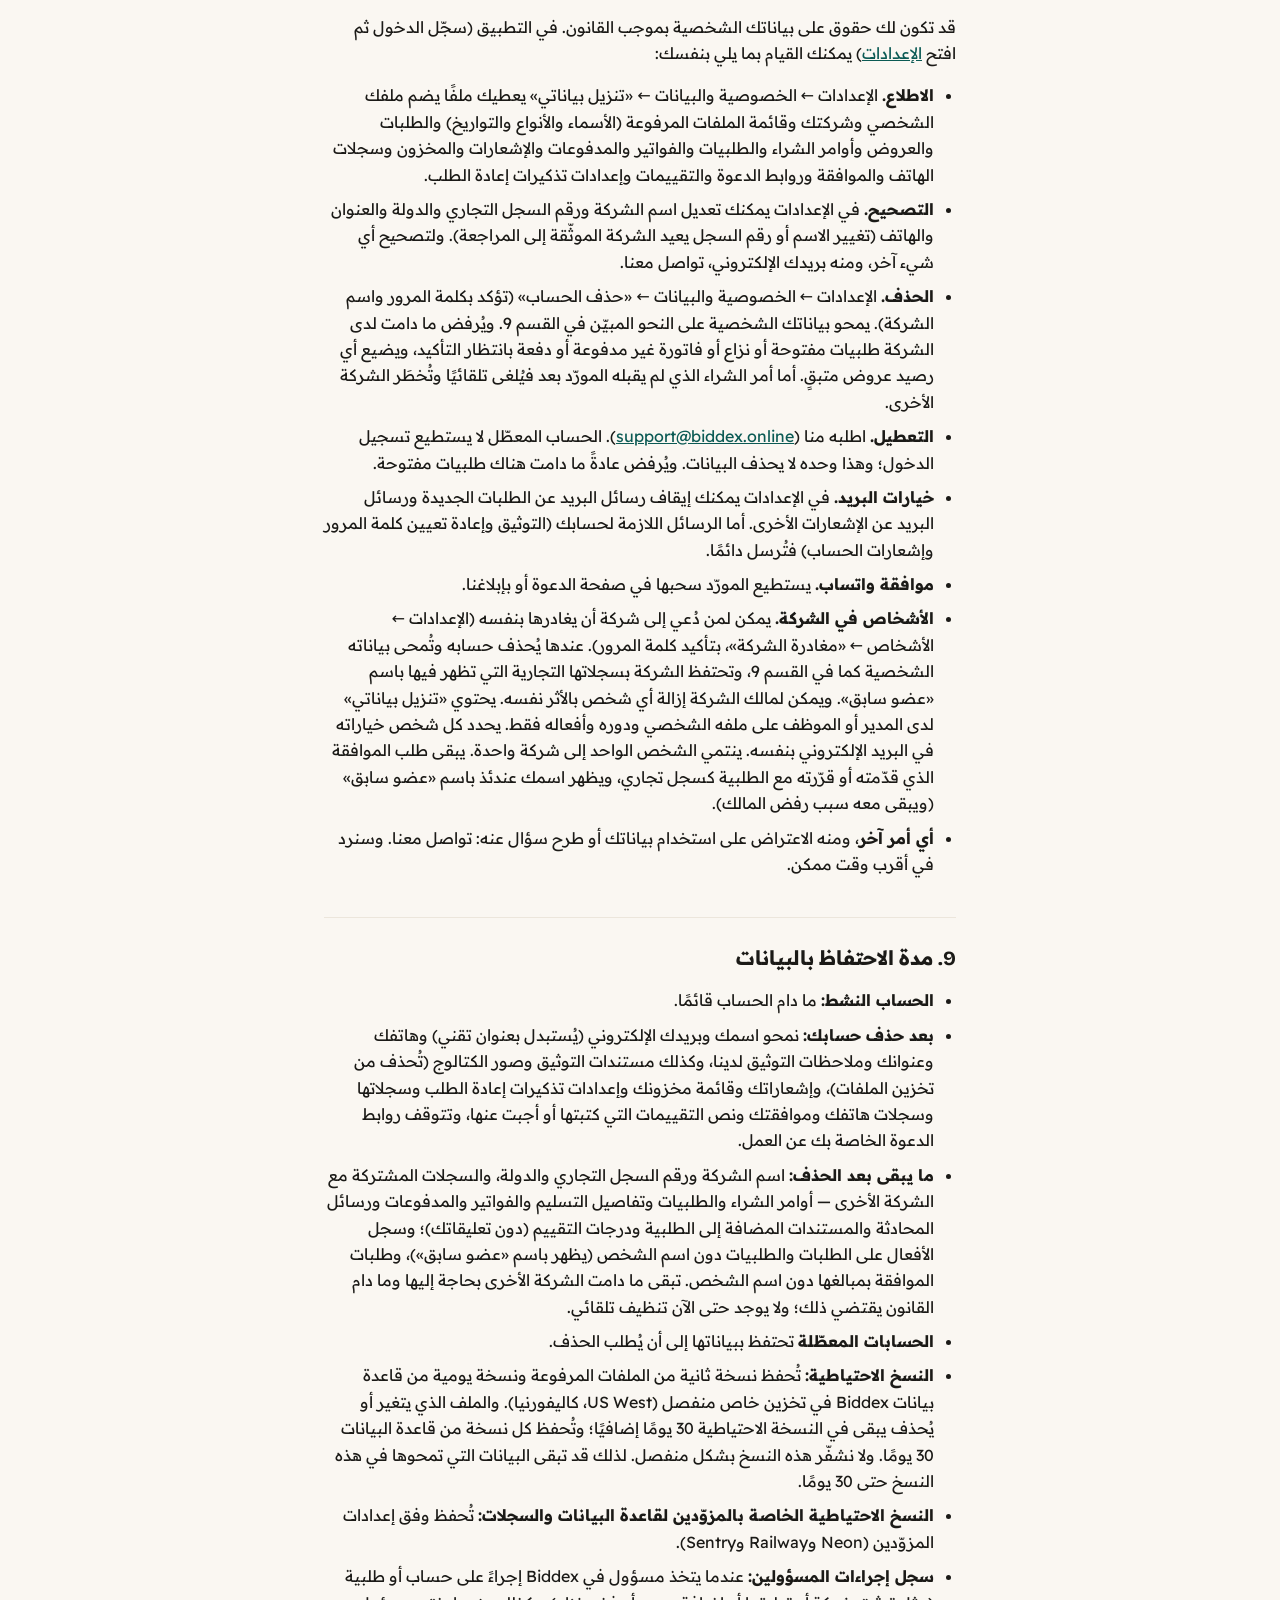
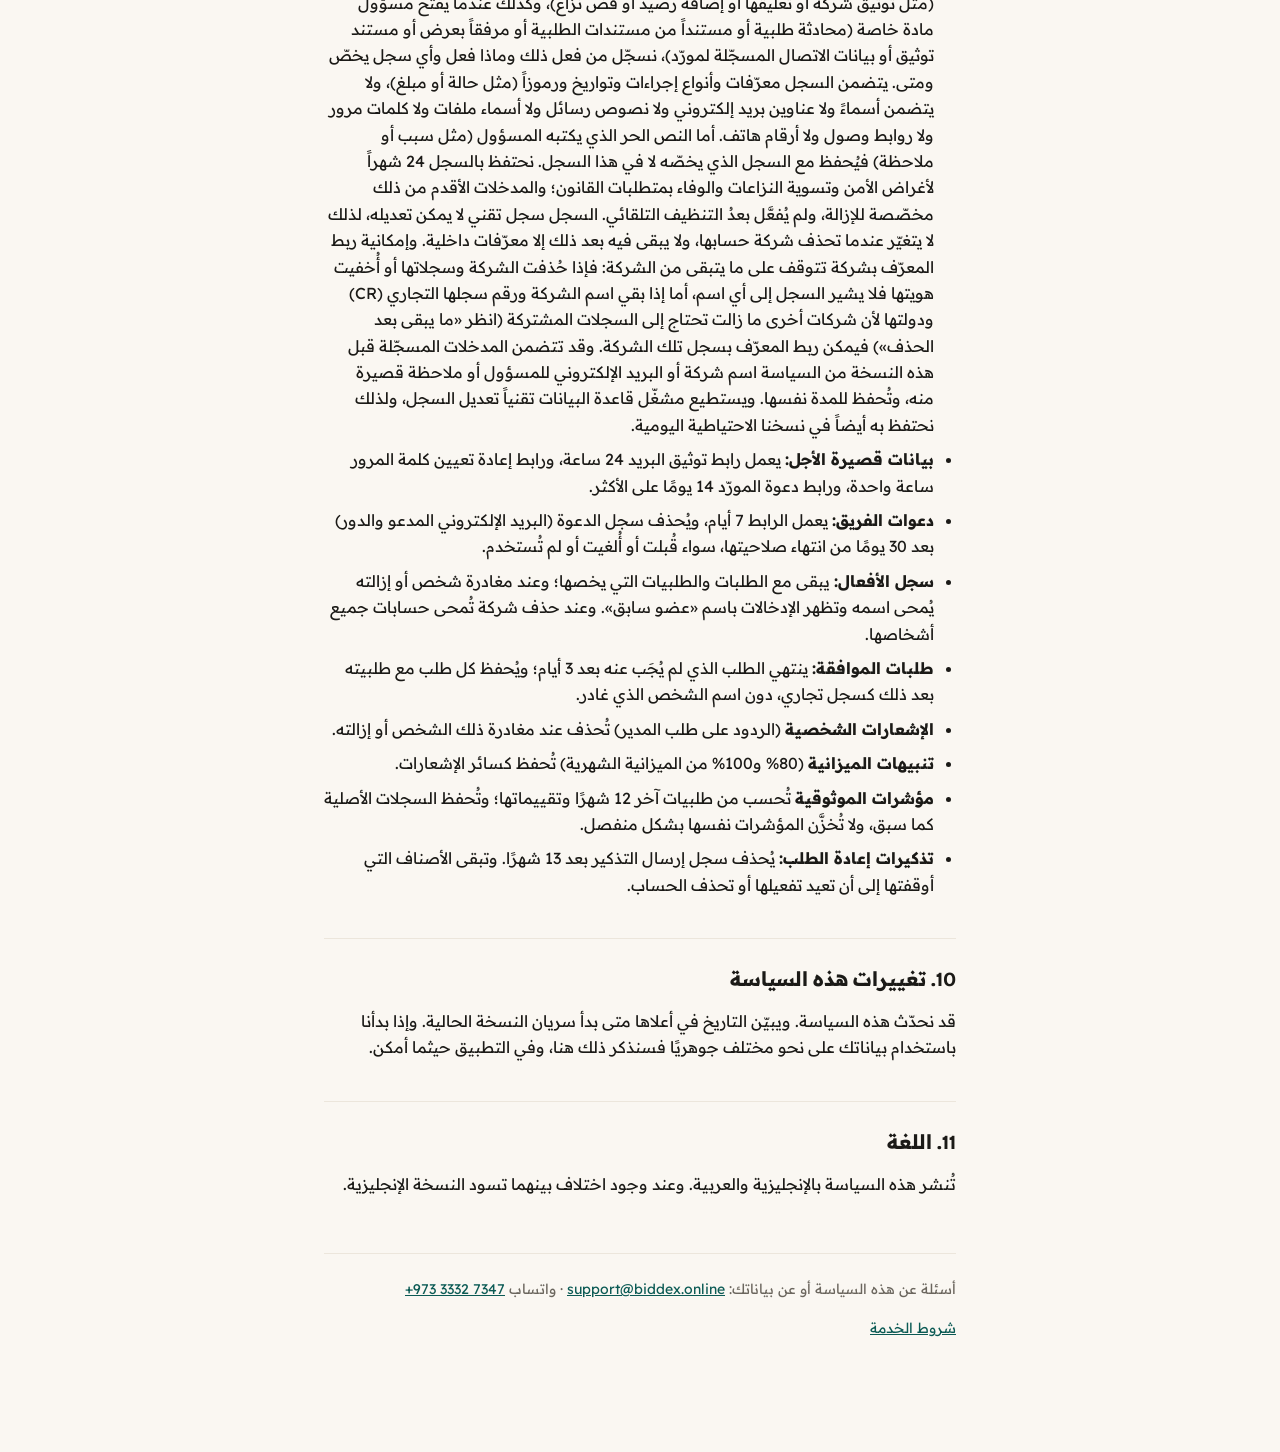
<file: ar/privacy.html>
<!DOCTYPE html>
<html lang="ar" dir="rtl">
<head>
<meta charset="UTF-8">
<meta name="viewport" content="width=device-width, initial-scale=1">
<title>سياسة الخصوصية — Biddex</title>
<link rel="canonical" href="https://biddex.online/ar/privacy.html">
<link rel="alternate" hreflang="en" href="https://biddex.online/privacy.html">
<link rel="alternate" hreflang="ar" href="https://biddex.online/ar/privacy.html">
<link rel="alternate" hreflang="x-default" href="https://biddex.online/privacy.html">
<meta name="theme-color" content="#FAF7F2" media="(prefers-color-scheme: light)">
<meta name="theme-color" content="#141311" media="(prefers-color-scheme: dark)">
<link rel="icon" type="image/png" sizes="192x192" href="/icons/icon-192.png?v=2">
<link rel="apple-touch-icon" href="/icons/apple-touch-icon.png?v=2">
<link rel="preconnect" href="https://fonts.googleapis.com">
<link rel="preconnect" href="https://fonts.gstatic.com" crossorigin>
<link href="https://fonts.googleapis.com/css2?family=Bricolage+Grotesque:wght@700;800&family=Readex+Pro:wght@400;500;600;700&display=swap" rel="stylesheet">
<style>
  :root {
    color-scheme: light;
    --paper: #FAF7F2; --ink: #1B1A17; --ink-soft: #6B665E; --rule: #ECE6DC;
    --accent: #0B5A54; --pend-soft: #FCEFD9; --pend: #8A4A0B;
  }
  @media (prefers-color-scheme: dark) {
    :root {
      color-scheme: dark;
      --paper: #141311; --ink: #F3EFE8; --ink-soft: #A59E92; --rule: #2E2A25;
      --accent: #8FE0D3; --pend-soft: #3A2A14; --pend: #F6C98A;
    }
  }
  * { box-sizing: border-box; }
  body {
    margin: 0;
    background: var(--paper);
    color: var(--ink);
    font-family: 'Readex Pro', system-ui, sans-serif;
    line-height: 1.65;
  }
  .wrap {
    max-width: 680px;
    margin: 0 auto;
    padding: 64px 24px 96px;
  }
  .kicker {
    font-family: 'Readex Pro', system-ui, sans-serif;
    font-size: 13px;
    letter-spacing: 0.02em;
    color: var(--accent);
    margin: 0 0 8px;
  }
  h1, h2 {
    font-family: 'Bricolage Grotesque', 'Readex Pro', sans-serif;
    letter-spacing: -0.02em;
  }
  h1 {
    font-size: 34px;
    line-height: 1.2;
    margin: 0 0 6px;
  }
  .updated {
    font-family: 'Readex Pro', system-ui, sans-serif;
    font-size: 13px;
    color: var(--ink-soft);
    margin: 0 0 40px;
  }
  h2 {
    font-size: 20px;
    margin: 40px 0 12px;
    padding-top: 24px;
    border-top: 1px solid var(--rule);
  }
  h2:first-of-type { border-top: none; padding-top: 0; }
  h3 {
    font-family: 'Readex Pro', system-ui, sans-serif;
    font-size: 14px;
    text-transform: none;
    color: var(--ink-soft);
    margin: 20px 0 8px;
  }
  p { margin: 0 0 16px; color: var(--ink); }
  ul { margin: 0 0 16px; padding-left: 22px; }
  li { margin-bottom: 8px; }
  a { color: var(--accent); }
  table {
    width: 100%;
    border-collapse: collapse;
    margin: 0 0 16px;
    font-family: 'Readex Pro', system-ui, sans-serif;
    font-size: 14px;
  }
  th, td {
    text-align: left;
    padding: 8px 10px;
    border-bottom: 1px solid var(--rule);
    vertical-align: top;
  }
  th { color: var(--ink-soft); font-weight: 600; }
  .contact {
    margin-top: 56px;
    padding-top: 24px;
    border-top: 1px solid var(--rule);
    font-family: 'Readex Pro', system-ui, sans-serif;
    font-size: 14px;
    color: var(--ink-soft);
  }

  /* ---------- top bar and footer links ---------- */
  .top { display: flex; align-items: baseline; gap: 16px; margin: 0 0 8px; }
  .top .kicker { margin: 0; text-decoration: none; }
  .top .langs { margin-left: auto; font-family: 'Readex Pro', system-ui, sans-serif; font-size: 13px; display: flex; gap: 12px; }
  .top .langs a[aria-current] { font-weight: 700; text-decoration: none; color: var(--ink); }
  .other { margin-top: 12px; font-family: 'Readex Pro', system-ui, sans-serif; font-size: 14px; }
  .nowrap { white-space: nowrap; }
  td, th { overflow-wrap: break-word; }
  .tablewrap { overflow-x: auto; margin: 0 0 16px; }
  .tablewrap table { margin: 0; }
  @media (max-width: 640px) { .tablewrap table { min-width: 480px; font-size: 13px; } th, td { padding: 8px 6px; } }
  /* ---------- right-to-left (Arabic pages) ---------- */
  html[dir=rtl] body { font-family: 'Readex Pro', system-ui, sans-serif; }
  html[dir=rtl] h1, html[dir=rtl] h2 { letter-spacing: 0; }
  html[dir=rtl] ul { padding-left: 0; padding-right: 22px; }
  html[dir=rtl] th, html[dir=rtl] td { text-align: right; }
  html[dir=rtl] .top .langs { margin-left: 0; margin-right: auto; }
</style>
</head>
<body>
<div class="wrap">
  <div class="top">
    <a class="kicker" href="/">Biddex</a>
    <nav class="langs" aria-label="اللغة"><a href="/privacy.html" hreflang="en" lang="en">EN</a><a href="/ar/privacy.html" hreflang="ar" lang="ar" aria-current="page">ع</a></nav>
  </div>
  <h1>سياسة الخصوصية</h1>
  <p class="updated">سارية اعتبارًا من 12 أكتوبر 2026</p>

  <p>توضّح هذه السياسة ما هي البيانات الشخصية التي يجمعها Biddex، ومن يعالجها، وإلى أين تنتقل، ومدة الاحتفاظ بها، وكيف يمكنك الاطلاع عليها أو حذفها. وهي مكتوبة وفق قانون حماية البيانات الشخصية في مملكة البحرين (القانون رقم 30 لسنة 2018). وتصف ما تفعله الخدمة فعليًا اليوم.</p>

  <h2>1. من نحن</h2>

  <p>Biddex سوق للمشتريات بين الشركات في البحرين، يديره <strong>Astemir Makulov</strong>، وهو فرد في مملكة البحرين (لم تُسجَّل شركة بعد). المقصود بـ«Biddex» و«نحن» في هذه السياسة هو المشغّل. للتواصل بشأن أي أمر في هذه السياسة: <a href="mailto:support@biddex.online">support@biddex.online</a> أو واتساب <a class="nowrap" href="https://wa.me/97333327347" dir="ltr">+973 3332 7347</a>.</p>

  <p>تنطبق هذه السياسة على من يسجّل حساب شركة، أو يكون جهة اتصال لشركة مسجّلة، أو يتلقى منا رابط دعوة، أو يزور موقعينا (المشترون والموردون وموظفوهم).</p>

  <h2>2. البيانات التي نجمعها</h2>

  <div class="tablewrap"><table>
    <tr><th>الفئة</th><th>ما تشمله</th></tr>
    <tr><td>الحساب</td><td>البريد الإلكتروني؛ كلمة المرور (تُحفظ على هيئة قيمة مشفّرة فقط ولا يمكن قراءتها)؛ الدور (مشترٍ أو مورّد)؛ هل تم توثيق البريد؛ وقت موافقتك على الشروط وهذه السياسة.</td></tr>
    <tr><td>الشركة</td><td>اسم الشركة ونوعها ورقم السجل التجاري (CR) والدولة والعنوان والهاتف؛ حالة التوثيق وملاحظات مراجعتنا؛ خياراتك للإشعارات عبر البريد.</td></tr>
    <tr><td>مستندات التوثيق</td><td>الملفات التي ترفعها لإثبات الشركة (مثل الرخصة التجارية أو شهادة السجل التجاري). لا يستطيع فتحها إلا فريق Biddex.</td></tr>
    <tr><td>الكتالوج والمخزون</td><td>للموردين: أسماء المنتجات وأسعارها ووحداتها وصورها. للمشترين: قائمة المخزون الخاصة بالمشتري (لا تظهر لأي جهة أخرى).</td></tr>
    <tr><td>الصفقات</td><td>طلبات التسعير (العنوان والوصف والكمية والميزانية وصورة اختيارية)، والعروض (الأسعار والملاحظات والمرفقات)، وأوامر الشراء، والطلبيات، وتفاصيل التسليم، والمستندات المضافة إلى الطلبية، والفواتير، والمدفوعات التي تبلّغ عنها (المبلغ والطريقة والمرجع)، ورسائل المحادثة على الطلبية، وتقييمات الموردين، ومعاملات رصيد العروض (المحفظة)، وعدد المرات التي أبلغ فيها المورّد عن فشل التوصيل لكل عملية توصيل.</td></tr>
    <tr><td>الأشخاص في الشركة (المشترون)</td><td>اسم كل شخص يعمل في حساب شركة مشترية وبريده الإلكتروني ودوره؛ الدعوات (البريد الإلكتروني المدعو والدور ومن دعاه والتواريخ)؛ وسجل لما فعله كل شخص في طلبات الشركة وطلبياتها (إنشاء الطلب أو نشره أو إلغاؤه؛ إضافة عرض إلى القائمة المختصرة أو رفضه أو اختياره؛ تأكيد الاستلام؛ فتح نزاع؛ تسجيل دفعة؛ تقييم مورّد) مع الوقت.</td></tr>
    <tr><td>قواعد الإنفاق والموافقات (المشترون)</td><td>حدود الإنفاق التي يضعها المالك (حد الموافقة والميزانية الشهرية)؛ طلبات الموافقة على الطلبيات (الطلبية ومبلغها والمورّد ومن طلب ومن قرّر وسبب المالك عند عدم الموافقة والوقت)؛ والإشعارات المتعلقة بها.</td></tr>
    <tr><td>الإشعارات</td><td>الإشعارات داخل التطبيق ورسائل البريد التي نرسلها إليك عن حسابك وصفقاتك.</td></tr>
    <tr><td>الهاتف وموافقة واتساب</td><td>للموردين الذين ندعوهم: رقم الهاتف الذي سجّله فريق Biddex وسجلّ الموافقة (متى وكيف وأي سحب لها). نستخدمه فقط لإرسال روابط الدعوة إليك.</td></tr>
    <tr><td>تذكيرات إعادة الطلب</td><td>للمشترين: بالاعتماد على طلبياتك المقبولة خلال آخر 12 شهرًا، نحسب عادةً كم مرة تطلب كل صنف، ونذكّرك قبل الموعد المتوقع للطلب التالي بوقت قصير. نحتفظ فقط بالأصناف التي أوقفت تذكيراتها أو أجّلتها (اسم الصنف ووحدته كما في آخر طلبية) وبسجل تقني يفيد بإرسال تذكير عن صنف (مفتاح وتاريخ). الحساب نفسه لا يُخزَّن، ولا يتضمن التذكير أي أسعار.</td></tr>
    <tr><td>البيانات التقنية</td><td>يعالج خادمنا عنوان IP وتفاصيل كل طلب لتشغيل الخدمة وحمايتها (مثل الحدّ من الطلبات المتكررة). يحتفظ سجلّ الطلبات بالأسلوب والعنوان المطلوب (مع إخفاء الرموز السرية) والنتيجة والوقت. لا نسجّل أوقات الدخول، ولا نستخدم أدوات التحليل أو الإعلانات، ولا نضع ملفات تعريف الارتباط (كوكيز)؛ ويحفظ متصفحك في التخزين المحلي جلستك والمظهر واللغة.</td></tr>
  </table></div>

  <h2>3. لماذا نستخدم بياناتك وعلى أي أساس</h2>

  <ul>
    <li>لإنشاء حسابك وملف شركتك وتشغيلهما؛</li>
    <li>لتشغيل مسار طلب التسعير والعرض وأمر الشراء والطلبية والتسليم والفاتورة والدفع بين الشركات؛</li>
    <li>للتحقق من الشركات ومنع الاحتيال وإساءة الاستخدام؛</li>
    <li>لإرسال إشعارات عن حسابك وصفقاتك؛</li>
    <li>للتواصل مع مورّد عبر واتساب، وذلك بعد موافقته فقط؛</li>
    <li>للحفاظ على أمان المنصة وعملها؛</li>
    <li>للوفاء بالالتزامات القانونية في البحرين.</li>
  </ul>

  <p>الأساس هو موافقتك التي تعطيها عند التسجيل وتُسجَّل مع تاريخها؛ وحاجتنا إلى تقديم الخدمة التي طلبتها؛ ومصلحتنا المشروعة في تشغيل المنصة وحمايتها. لا نبيع البيانات الشخصية ولا نستخدمها للإعلان.</p>

  <h2>4. من يرى بياناتك على المنصة</h2>

  <ul>
    <li>تبقى هوية المشتري مخفية عن الموردين إلى أن يرسّي المشتري عرض ذلك المورّد. ولا يرى الموردون عروض بعضهم بعضًا.</li>
    <li>يرى المشتري اسم الشركة والسعر والشروط لكل مورّد يقدّم عرضًا على طلبه. وبعد الترسية تتبادل الشركتان رؤية اسم الشركة وبيانات الطلبية (التسليم والمستندات والمحادثة والفاتورة والمدفوعات).</li>
    <li>يظهر كتالوج المورّد للمشترين بمجرد توثيق المورّد.</li>
    <li>قد يرى المشترون مؤشرات موثوقية المورّد، المحسوبة على جميع المشترين لآخر 12 شهرًا: الطلبيات المكتملة ونسبة الخالية من المشاكل والتقييمات (متوسط النجوم والتسليم في الموعد والمطابقة للطلب)، وفي بطاقة المورّد نسب النزاعات وأوامر الشراء المرفوضة وعمليات التوصيل الفاشلة. ولا يظهر المؤشر إلا إذا استند إلى 5 عناصر على الأقل من 3 مشترين مختلفين على الأقل؛ وإلا يرى المشترون «مورّد جديد». تُعرض الإجماليات والنسب فقط: لا يُذكر اسم أي مشترٍ، ولا يرى تعليق التقييم إلا المورّد الذي قُيّم وكاتبه وفريق Biddex.</li>
    <li>يستطيع فريق Biddex الاطلاع على الحسابات ومستندات التوثيق والصفقات ومحادثات الطلبيات، وذلك للتحقق من الشركات ودعم المستخدمين وحل النزاعات.</li>
    <li>يرى الأشخاص العاملون في شركة المشتري نفسها أسماء بعضهم وبريدهم الإلكتروني وأدوارهم وسجل من فعل ماذا في طلبات الشركة وطلبياتها. أما الموردون والشركات الأخرى فلا ترى أبدًا أسماء أشخاص المشتري.</li>
    <li>لا يرى طلبات الموافقة وردود المالك إلا الأشخاص في شركة المشتري الذين يحق لهم البتّ في العروض (المالكون والمديرون). ولا يرى المورّد شيئًا عن الموافقة إلا بعد أن يوافق المالك ويُصدر أمر الشراء.</li>
  </ul>

  <h2>5. مزوّدو الخدمة الذين يعالجون البيانات لحسابنا</h2>

  <p>نستعين بالمزوّدين التالين. وهم يعالجون البيانات نيابةً عنا وفق شروطهم المعيارية (انظر القسم 6).</p>

  <div class="tablewrap"><table>
    <tr><th>المزوّد</th><th>ما يقدّمه لنا</th><th>البيانات المعنية</th><th>المكان</th></tr>
    <tr><td>Neon</td><td>قاعدة البيانات</td><td>جميع بيانات الحسابات والشركات والصفقات ونصوص الإشعارات</td><td>الولايات المتحدة — AWS US East 2 (أوهايو)</td></tr>
    <tr><td>Railway</td><td>خادم التطبيق؛ تخزين الملفات الخاص؛ نسخ احتياطي مجدول للملفات ولقاعدة البيانات</td><td>كل ما يعالجه الخادم؛ الملفات المرفوعة (مستندات التوثيق ومستندات الطلبيات ومرفقات العروض وصور المنتجات والطلبات)؛ نسخة يومية من قاعدة بيانات Biddex؛ سجلات الطلبات</td><td>الولايات المتحدة — الخوادم والتخزين الرئيسي: US East (فرجينيا)؛ النسخ الاحتياطية للملفات ولقاعدة البيانات: US West (كاليفورنيا)</td></tr>
    <tr><td>Resend</td><td>إرسال البريد الإلكتروني</td><td>عنوان بريد المستلم ونص الرسالة (مثل عناوين الطلبات والمبالغ وبداية رسالة محادثة وروابط التوثيق وإعادة تعيين كلمة المرور)</td><td>اليابان — طوكيو (ap-northeast-1)</td></tr>
    <tr><td>Sentry</td><td>مراقبة الأخطاء</td><td>تفاصيل تقنية عن الأخطاء؛ وقد يتضمن التقرير أجزاءً من الطلب الذي فشل (مثل اسم شركة أو نص أدخلته)</td><td>الاتحاد الأوروبي</td></tr>
    <tr><td>GitHub Pages</td><td>استضافة الموقعين biddex.online وapp.biddex.online</td><td>عنوان IP وتفاصيل المتصفح عند فتح صفحة</td><td>شبكة GitHub العالمية</td></tr>
    <tr><td>Google Fonts</td><td>الخطوط التي تستخدمها صفحاتنا</td><td>عنوان IP وتفاصيل المتصفح عند تحميل صفحة</td><td>شبكة Google العالمية</td></tr>
    <tr><td>jsDelivr</td><td>يوصل مكتبة واجهة التطبيق (ومكتبة جداول البيانات فقط عند استيراد كتالوج من Excel)</td><td>عنوان IP وتفاصيل المتصفح عند تحميل التطبيق</td><td>شبكة توصيل محتوى عالمية</td></tr>
    <tr><td>واتساب</td><td>فقط حين يرسل فريق Biddex رابط دعوة إلى مورّد وافق على ذلك: يفتح الفريق محادثة واتساب يدويًا</td><td>رقم هاتف المورّد والرسالة</td><td>وفق شروط واتساب نفسها</td></tr>
  </table></div>

  <h2>6. النقل خارج البحرين</h2>

  <p>لا يخزّن أي من هؤلاء المزوّدين بياناتك في البحرين. تُعالج بياناتك في الولايات المتحدة (Neon وRailway والنسخة الاحتياطية للملفات) وفي اليابان (Resend) وفي الاتحاد الأوروبي (Sentry)؛ أما مزوّدو الاستضافة والخطوط والمكتبات فيقدّمون الصفحات من شبكاتهم العالمية. لا يمكننا تقديم الخدمة دون هذا النقل.</p>

  <p>بتسجيلك وموافقتك على هذه السياسة فإنك توافق على هذا النقل. لم نوقّع اتفاقيات منفصلة لمعالجة البيانات مع هؤلاء المزوّدين: فهم يعالجون البيانات وفق شروطهم المعيارية والتزاماتهم الأمنية. يمكنك أن تسألنا عن ذلك في أي وقت، ويمكنك سحب موافقتك بحذف حسابك (القسم 8)؛ وعندها لن نعالج بياناتك إلا بالقدر الذي يصفه القسم 9.</p>

  <h2>7. كيف نحمي البيانات</h2>

  <ul>
    <li>تُحفظ كلمات المرور على هيئة قيم مشفّرة فقط، ويُحمى الحساب من تكرار محاولات الدخول؛</li>
    <li>يُتحقق في كل طلب من الشركة المسجّلة دخولها: لا يمكنك فتح إلا بياناتك وبيانات صفقاتك؛</li>
    <li>مستندات التوثيق وملفات الطلبيات خاصة، ولا تُفتح إلا عبر روابط قصيرة الأجل بعد أن يتحقق النظام من أن لك حق الاطلاع عليها؛</li>
    <li>الاتصال بموقعينا وخوادمنا مشفّر (HTTPS).</li>
  </ul>

  <p>لا يوجد نظام آمن تمامًا.</p>

  <h2>8. حقوقك وكيف تستخدمها</h2>

  <p>قد تكون لك حقوق على بياناتك الشخصية بموجب القانون. في التطبيق (سجّل الدخول ثم افتح <a href="https://app.biddex.online/?lang=ar#/settings">الإعدادات</a>) يمكنك القيام بما يلي بنفسك:</p>

  <ul>
    <li><strong>الاطلاع.</strong> الإعدادات ← الخصوصية والبيانات ← «تنزيل بياناتي» يعطيك ملفًا يضم ملفك الشخصي وشركتك وقائمة الملفات المرفوعة (الأسماء والأنواع والتواريخ) والطلبات والعروض وأوامر الشراء والطلبيات والفواتير والمدفوعات والإشعارات والمخزون وسجلات الهاتف والموافقة وروابط الدعوة والتقييمات وإعدادات تذكيرات إعادة الطلب.</li>
    <li><strong>التصحيح.</strong> في الإعدادات يمكنك تعديل اسم الشركة ورقم السجل التجاري والدولة والعنوان والهاتف (تغيير الاسم أو رقم السجل يعيد الشركة الموثّقة إلى المراجعة). ولتصحيح أي شيء آخر، ومنه بريدك الإلكتروني، تواصل معنا.</li>
    <li><strong>الحذف.</strong> الإعدادات ← الخصوصية والبيانات ← «حذف الحساب» (تؤكد بكلمة المرور واسم الشركة). يمحو بياناتك الشخصية على النحو المبيّن في القسم 9. ويُرفض ما دامت لدى الشركة طلبيات مفتوحة أو نزاع أو فاتورة غير مدفوعة أو دفعة بانتظار التأكيد، ويضيع أي رصيد عروض متبقٍ. أما أمر الشراء الذي لم يقبله المورّد بعد فيُلغى تلقائيًا وتُخطَر الشركة الأخرى.</li>
    <li><strong>التعطيل.</strong> اطلبه منا (<a href="mailto:support@biddex.online">support@biddex.online</a>). الحساب المعطّل لا يستطيع تسجيل الدخول؛ وهذا وحده لا يحذف البيانات. ويُرفض عادةً ما دامت هناك طلبيات مفتوحة.</li>
    <li><strong>خيارات البريد.</strong> في الإعدادات يمكنك إيقاف رسائل البريد عن الطلبات الجديدة ورسائل البريد عن الإشعارات الأخرى. أما الرسائل اللازمة لحسابك (التوثيق وإعادة تعيين كلمة المرور وإشعارات الحساب) فتُرسل دائمًا.</li>
    <li><strong>موافقة واتساب.</strong> يستطيع المورّد سحبها في صفحة الدعوة أو بإبلاغنا.</li>
    <li><strong>الأشخاص في الشركة.</strong> يمكن لمن دُعي إلى شركة أن يغادرها بنفسه (الإعدادات ← الأشخاص ← «مغادرة الشركة»، بتأكيد كلمة المرور). عندها يُحذف حسابه وتُمحى بياناته الشخصية كما في القسم 9، وتحتفظ الشركة بسجلاتها التجارية التي تظهر فيها باسم «عضو سابق». ويمكن لمالك الشركة إزالة أي شخص بالأثر نفسه. يحتوي «تنزيل بياناتي» لدى المدير أو الموظف على ملفه الشخصي ودوره وأفعاله فقط. يحدد كل شخص خياراته في البريد الإلكتروني بنفسه. ينتمي الشخص الواحد إلى شركة واحدة. يبقى طلب الموافقة الذي قدّمته أو قرّرته مع الطلبية كسجل تجاري، ويظهر اسمك عندئذ باسم «عضو سابق» (ويبقى معه سبب رفض المالك).</li>
    <li><strong>أي أمر آخر</strong>، ومنه الاعتراض على استخدام بياناتك أو طرح سؤال عنه: تواصل معنا. وسنرد في أقرب وقت ممكن.</li>
  </ul>

  <h2>9. مدة الاحتفاظ بالبيانات</h2>

  <ul>
    <li><strong>الحساب النشط:</strong> ما دام الحساب قائمًا.</li>
    <li><strong>بعد حذف حسابك:</strong> نمحو اسمك وبريدك الإلكتروني (يُستبدل بعنوان تقني) وهاتفك وعنوانك وملاحظات التوثيق لدينا، وكذلك مستندات التوثيق وصور الكتالوج (تُحذف من تخزين الملفات)، وإشعاراتك وقائمة مخزونك وإعدادات تذكيرات إعادة الطلب وسجلاتها وسجلات هاتفك وموافقتك ونص التقييمات التي كتبتها أو أجبت عنها، وتتوقف روابط الدعوة الخاصة بك عن العمل.</li>
    <li><strong>ما يبقى بعد الحذف:</strong> اسم الشركة ورقم السجل التجاري والدولة، والسجلات المشتركة مع الشركة الأخرى — أوامر الشراء والطلبيات وتفاصيل التسليم والفواتير والمدفوعات ورسائل المحادثة والمستندات المضافة إلى الطلبية ودرجات التقييم (دون تعليقاتك)؛ وسجل الأفعال على الطلبات والطلبيات دون اسم الشخص (يظهر باسم «عضو سابق»)، وطلبات الموافقة بمبالغها دون اسم الشخص. تبقى ما دامت الشركة الأخرى بحاجة إليها وما دام القانون يقتضي ذلك؛ ولا يوجد حتى الآن تنظيف تلقائي.</li>
    <li><strong>الحسابات المعطّلة</strong> تحتفظ ببياناتها إلى أن يُطلب الحذف.</li>
    <li><strong>النسخ الاحتياطية:</strong> تُحفظ نسخة ثانية من الملفات المرفوعة ونسخة يومية من قاعدة بيانات Biddex في تخزين خاص منفصل (US West، كاليفورنيا). والملف الذي يتغير أو يُحذف يبقى في النسخة الاحتياطية 30 يومًا إضافيًا؛ وتُحفظ كل نسخة من قاعدة البيانات 30 يومًا. ولا نشفّر هذه النسخ بشكل منفصل. لذلك قد تبقى البيانات التي تمحوها في هذه النسخ حتى 30 يومًا.</li>
    <li><strong>النسخ الاحتياطية الخاصة بالمزوّدين لقاعدة البيانات والسجلات:</strong> تُحفظ وفق إعدادات المزوّدين (Neon وRailway وSentry).</li>
    <li><strong>سجل إجراءات المسؤولين:</strong> عندما يتخذ مسؤول في Biddex إجراءً على حساب أو طلبية (مثل توثيق شركة أو تعليقها أو إضافة رصيد أو فض نزاع)، وكذلك عندما يفتح مسؤول مادة خاصة (محادثة طلبية أو مستنداً من مستندات الطلبية أو مرفقاً بعرض أو مستند توثيق أو بيانات الاتصال المسجّلة لمورّد)، نسجّل من فعل ذلك وماذا فعل وأي سجل يخصّ ومتى. يتضمن السجل معرّفات وأنواع إجراءات وتواريخ ورموزاً (مثل حالة أو مبلغ)، ولا يتضمن أسماءً ولا عناوين بريد إلكتروني ولا نصوص رسائل ولا أسماء ملفات ولا كلمات مرور ولا روابط وصول ولا أرقام هاتف. أما النص الحر الذي يكتبه المسؤول (مثل سبب أو ملاحظة) فيُحفظ مع السجل الذي يخصّه لا في هذا السجل. نحتفظ بالسجل 24 شهراً لأغراض الأمن وتسوية النزاعات والوفاء بمتطلبات القانون؛ والمدخلات الأقدم من ذلك مخصّصة للإزالة، ولم يُفعَّل بعدُ التنظيف التلقائي. السجل سجل تقني لا يمكن تعديله، لذلك لا يتغيّر عندما تحذف شركة حسابها، ولا يبقى فيه بعد ذلك إلا معرّفات داخلية. وإمكانية ربط المعرّف بشركة تتوقف على ما يتبقى من الشركة: فإذا حُذفت الشركة وسجلاتها أو أُخفيت هويتها فلا يشير السجل إلى أي اسم، أما إذا بقي اسم الشركة ورقم سجلها التجاري (CR) ودولتها لأن شركات أخرى ما زالت تحتاج إلى السجلات المشتركة (انظر «ما يبقى بعد الحذف») فيمكن ربط المعرّف بسجل تلك الشركة. وقد تتضمن المدخلات المسجّلة قبل هذه النسخة من السياسة اسم شركة أو البريد الإلكتروني للمسؤول أو ملاحظة قصيرة منه، وتُحفظ للمدة نفسها. ويستطيع مشغّل قاعدة البيانات تقنياً تعديل السجل، ولذلك نحتفظ به أيضاً في نسخنا الاحتياطية اليومية.</li>
    <li><strong>بيانات قصيرة الأجل:</strong> يعمل رابط توثيق البريد 24 ساعة، ورابط إعادة تعيين كلمة المرور ساعة واحدة، ورابط دعوة المورّد 14 يومًا على الأكثر.</li>
    <li><strong>دعوات الفريق:</strong> يعمل الرابط 7 أيام، ويُحذف سجل الدعوة (البريد الإلكتروني المدعو والدور) بعد 30 يومًا من انتهاء صلاحيتها، سواء قُبلت أو أُلغيت أو لم تُستخدم.</li>
    <li><strong>سجل الأفعال:</strong> يبقى مع الطلبات والطلبيات التي يخصها؛ وعند مغادرة شخص أو إزالته يُمحى اسمه وتظهر الإدخالات باسم «عضو سابق». وعند حذف شركة تُمحى حسابات جميع أشخاصها.</li>
    <li><strong>طلبات الموافقة:</strong> ينتهي الطلب الذي لم يُجَب عنه بعد 3 أيام؛ ويُحفظ كل طلب مع طلبيته بعد ذلك كسجل تجاري، دون اسم الشخص الذي غادر.</li>
    <li><strong>الإشعارات الشخصية</strong> (الردود على طلب المدير) تُحذف عند مغادرة ذلك الشخص أو إزالته.</li>
    <li><strong>تنبيهات الميزانية</strong> (80% و100% من الميزانية الشهرية) تُحفظ كسائر الإشعارات.</li>
    <li><strong>مؤشرات الموثوقية</strong> تُحسب من طلبيات آخر 12 شهرًا وتقييماتها؛ وتُحفظ السجلات الأصلية كما سبق، ولا تُخزَّن المؤشرات نفسها بشكل منفصل.</li>
    <li><strong>تذكيرات إعادة الطلب:</strong> يُحذف سجل إرسال التذكير بعد 13 شهرًا. وتبقى الأصناف التي أوقفتها إلى أن تعيد تفعيلها أو تحذف الحساب.</li>
  </ul>

  <h2>10. تغييرات هذه السياسة</h2>

  <p>قد نحدّث هذه السياسة. ويبيّن التاريخ في أعلاها متى بدأ سريان النسخة الحالية. وإذا بدأنا باستخدام بياناتك على نحو مختلف جوهريًا فسنذكر ذلك هنا، وفي التطبيق حيثما أمكن.</p>

  <h2>11. اللغة</h2>

  <p>تُنشر هذه السياسة بالإنجليزية والعربية. وعند وجود اختلاف بينهما تسود النسخة الإنجليزية.</p>

  <p class="contact">أسئلة عن هذه السياسة أو عن بياناتك: <a href="mailto:support@biddex.online">support@biddex.online</a> · واتساب <a class="nowrap" href="https://wa.me/97333327347" dir="ltr">+973 3332 7347</a></p>
  <p class="other"><a href="/ar/terms.html">شروط الخدمة</a></p>
</div>
</body>
</html>
</file>
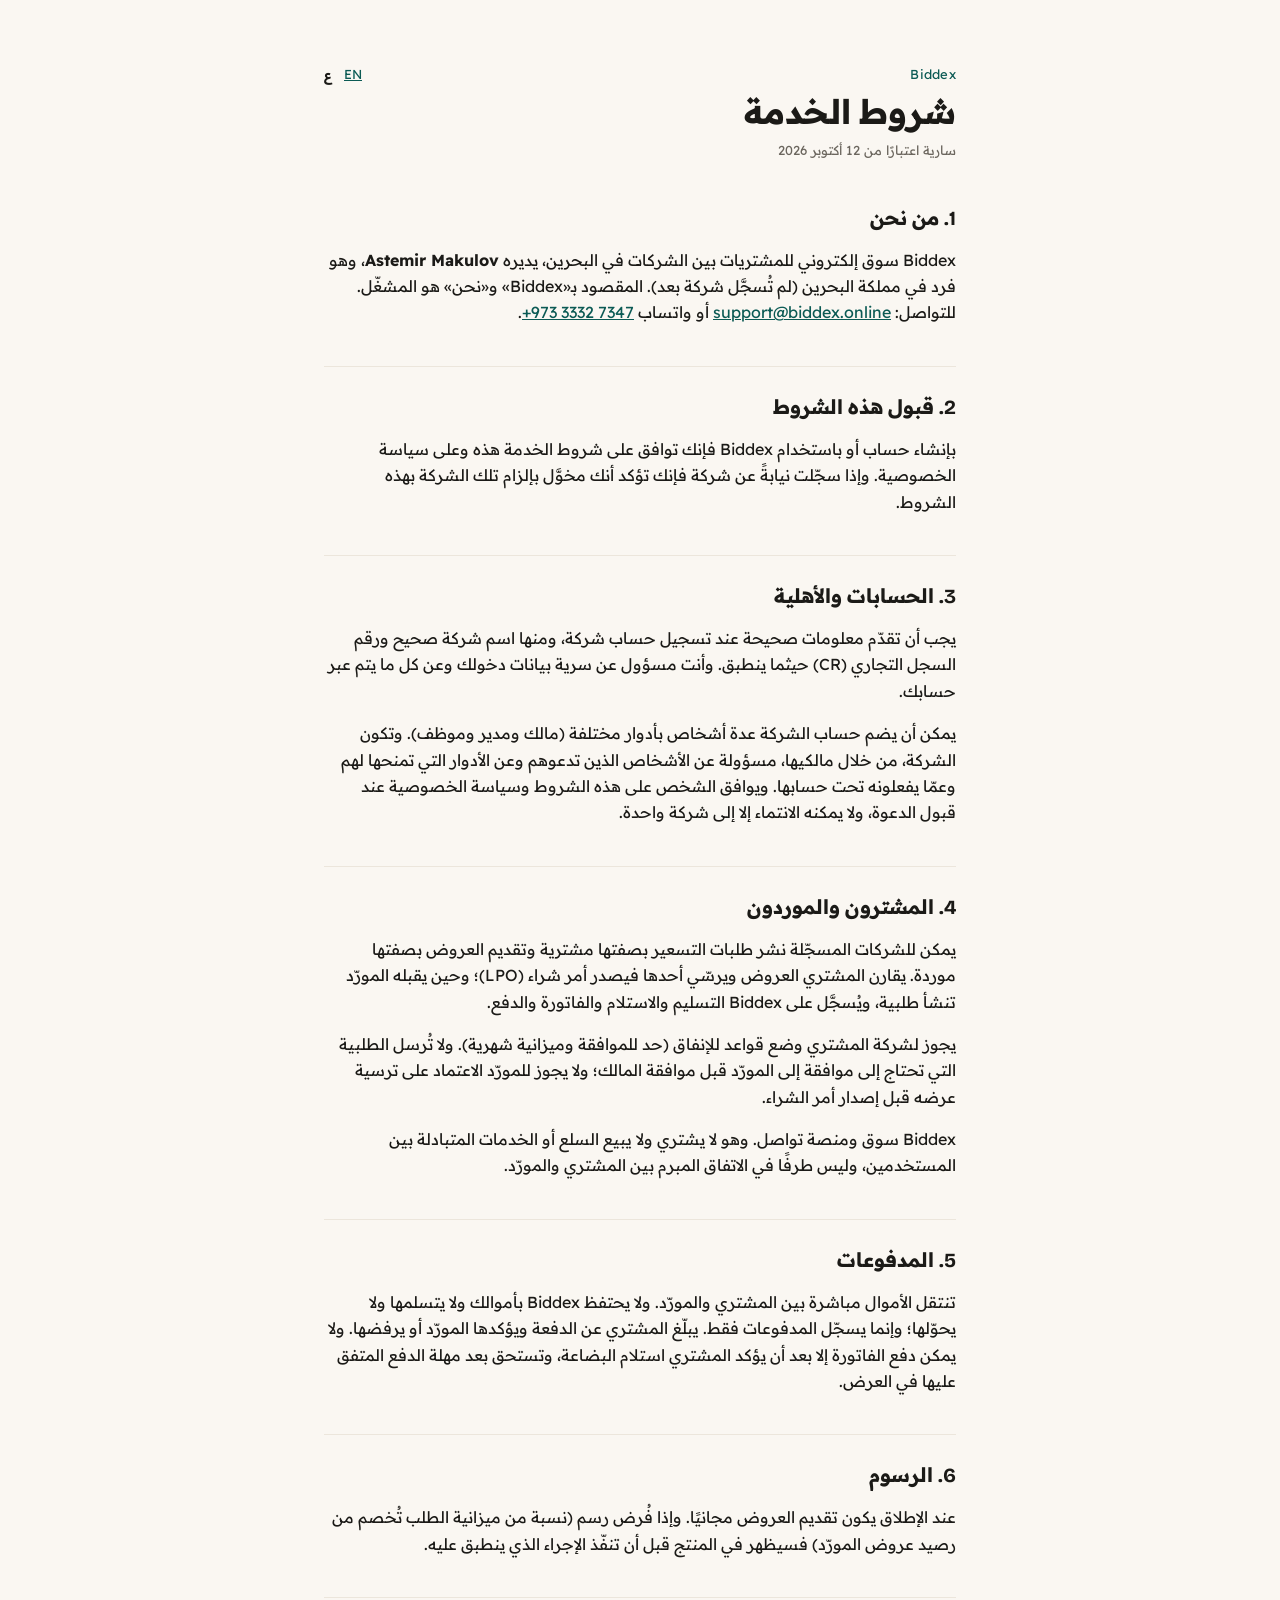
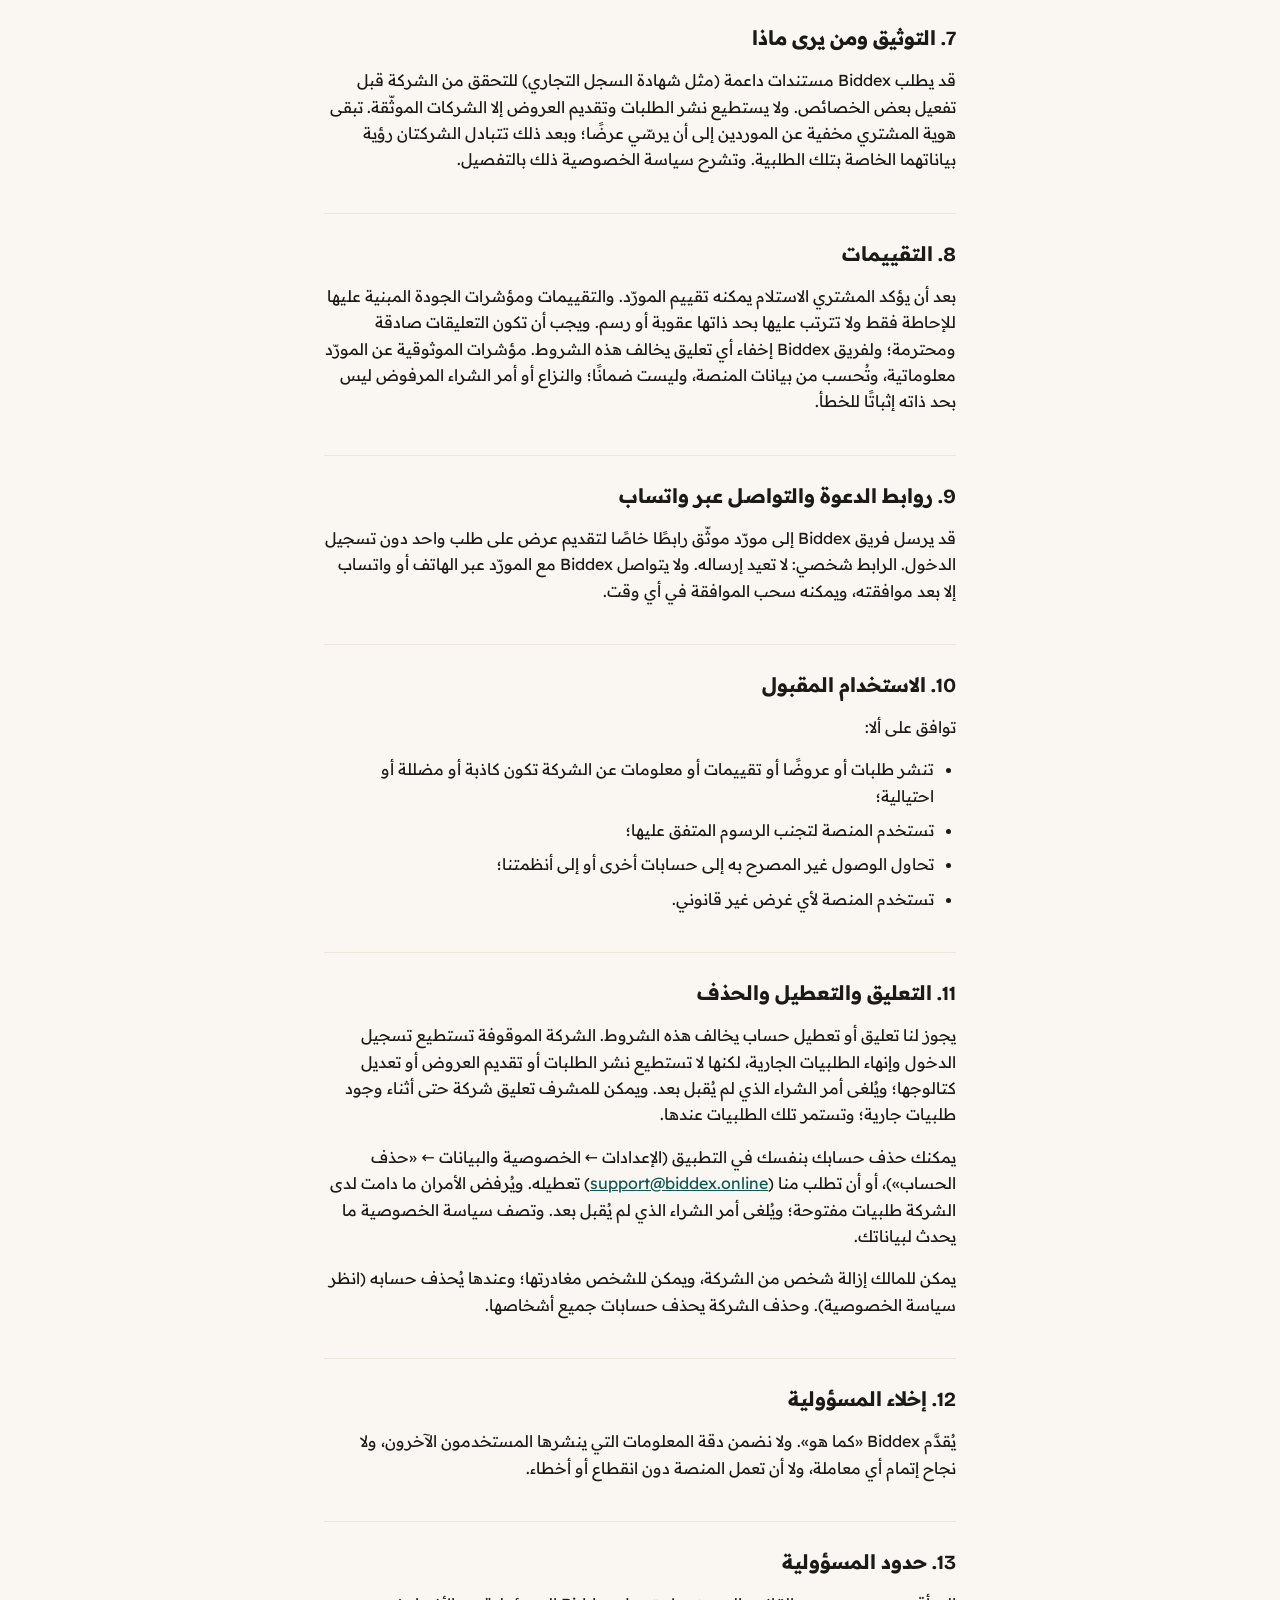
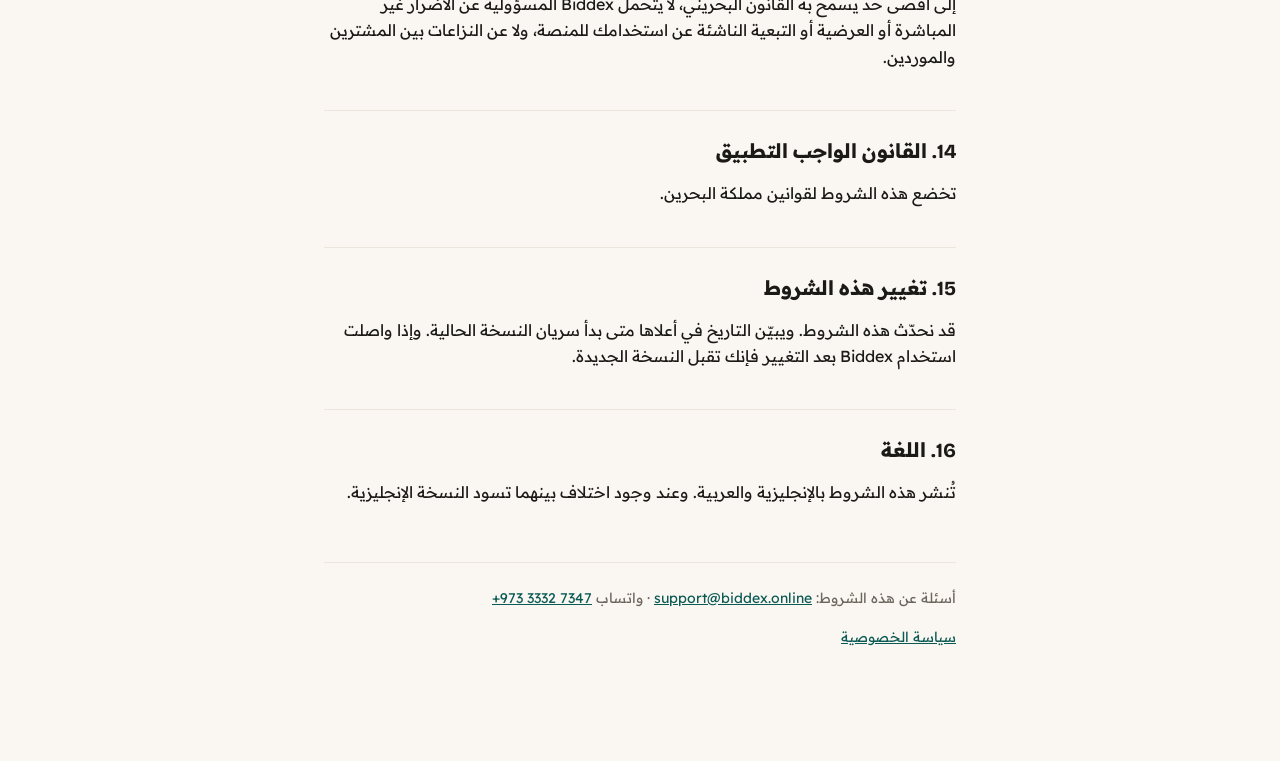
<file: ar/terms.html>
<!DOCTYPE html>
<html lang="ar" dir="rtl">
<head>
<meta charset="UTF-8">
<meta name="viewport" content="width=device-width, initial-scale=1">
<title>شروط الخدمة — Biddex</title>
<link rel="canonical" href="https://biddex.online/ar/terms.html">
<link rel="alternate" hreflang="en" href="https://biddex.online/terms.html">
<link rel="alternate" hreflang="ar" href="https://biddex.online/ar/terms.html">
<link rel="alternate" hreflang="x-default" href="https://biddex.online/terms.html">
<meta name="theme-color" content="#FAF7F2" media="(prefers-color-scheme: light)">
<meta name="theme-color" content="#141311" media="(prefers-color-scheme: dark)">
<link rel="icon" type="image/png" sizes="192x192" href="/icons/icon-192.png?v=2">
<link rel="apple-touch-icon" href="/icons/apple-touch-icon.png?v=2">
<link rel="preconnect" href="https://fonts.googleapis.com">
<link rel="preconnect" href="https://fonts.gstatic.com" crossorigin>
<link href="https://fonts.googleapis.com/css2?family=Bricolage+Grotesque:wght@700;800&family=Readex+Pro:wght@400;500;600;700&display=swap" rel="stylesheet">
<style>
  :root {
    color-scheme: light;
    --paper: #FAF7F2; --ink: #1B1A17; --ink-soft: #6B665E; --rule: #ECE6DC;
    --accent: #0B5A54; --pend-soft: #FCEFD9; --pend: #8A4A0B;
  }
  @media (prefers-color-scheme: dark) {
    :root {
      color-scheme: dark;
      --paper: #141311; --ink: #F3EFE8; --ink-soft: #A59E92; --rule: #2E2A25;
      --accent: #8FE0D3; --pend-soft: #3A2A14; --pend: #F6C98A;
    }
  }
  * { box-sizing: border-box; }
  body {
    margin: 0;
    background: var(--paper);
    color: var(--ink);
    font-family: 'Readex Pro', system-ui, sans-serif;
    line-height: 1.65;
  }
  .wrap {
    max-width: 680px;
    margin: 0 auto;
    padding: 64px 24px 96px;
  }
  .kicker {
    font-family: 'Readex Pro', system-ui, sans-serif;
    font-size: 13px;
    letter-spacing: 0.02em;
    color: var(--accent);
    margin: 0 0 8px;
  }
  h1, h2 {
    font-family: 'Bricolage Grotesque', 'Readex Pro', sans-serif;
    letter-spacing: -0.02em;
  }
  h1 {
    font-size: 34px;
    line-height: 1.2;
    margin: 0 0 6px;
  }
  .updated {
    font-family: 'Readex Pro', system-ui, sans-serif;
    font-size: 13px;
    color: var(--ink-soft);
    margin: 0 0 40px;
  }
  h2 {
    font-size: 20px;
    margin: 40px 0 12px;
    padding-top: 24px;
    border-top: 1px solid var(--rule);
  }
  h2:first-of-type { border-top: none; padding-top: 0; }
  h3 {
    font-family: 'Readex Pro', system-ui, sans-serif;
    font-size: 14px;
    text-transform: none;
    color: var(--ink-soft);
    margin: 20px 0 8px;
  }
  p { margin: 0 0 16px; color: var(--ink); }
  ul { margin: 0 0 16px; padding-left: 22px; }
  li { margin-bottom: 8px; }
  a { color: var(--accent); }
  table {
    width: 100%;
    border-collapse: collapse;
    margin: 0 0 16px;
    font-family: 'Readex Pro', system-ui, sans-serif;
    font-size: 14px;
  }
  th, td {
    text-align: left;
    padding: 8px 10px;
    border-bottom: 1px solid var(--rule);
    vertical-align: top;
  }
  th { color: var(--ink-soft); font-weight: 600; }
  .contact {
    margin-top: 56px;
    padding-top: 24px;
    border-top: 1px solid var(--rule);
    font-family: 'Readex Pro', system-ui, sans-serif;
    font-size: 14px;
    color: var(--ink-soft);
  }

  /* ---------- top bar and footer links ---------- */
  .top { display: flex; align-items: baseline; gap: 16px; margin: 0 0 8px; }
  .top .kicker { margin: 0; text-decoration: none; }
  .top .langs { margin-left: auto; font-family: 'Readex Pro', system-ui, sans-serif; font-size: 13px; display: flex; gap: 12px; }
  .top .langs a[aria-current] { font-weight: 700; text-decoration: none; color: var(--ink); }
  .other { margin-top: 12px; font-family: 'Readex Pro', system-ui, sans-serif; font-size: 14px; }
  .nowrap { white-space: nowrap; }
  td, th { overflow-wrap: break-word; }
  .tablewrap { overflow-x: auto; margin: 0 0 16px; }
  .tablewrap table { margin: 0; }
  @media (max-width: 640px) { .tablewrap table { min-width: 480px; font-size: 13px; } th, td { padding: 8px 6px; } }
  /* ---------- right-to-left (Arabic pages) ---------- */
  html[dir=rtl] body { font-family: 'Readex Pro', system-ui, sans-serif; }
  html[dir=rtl] h1, html[dir=rtl] h2 { letter-spacing: 0; }
  html[dir=rtl] ul { padding-left: 0; padding-right: 22px; }
  html[dir=rtl] th, html[dir=rtl] td { text-align: right; }
  html[dir=rtl] .top .langs { margin-left: 0; margin-right: auto; }
</style>
</head>
<body>
<div class="wrap">
  <div class="top">
    <a class="kicker" href="/">Biddex</a>
    <nav class="langs" aria-label="اللغة"><a href="/terms.html" hreflang="en" lang="en">EN</a><a href="/ar/terms.html" hreflang="ar" lang="ar" aria-current="page">ع</a></nav>
  </div>
  <h1>شروط الخدمة</h1>
  <p class="updated">سارية اعتبارًا من 12 أكتوبر 2026</p>

  <h2>1. من نحن</h2>

  <p>Biddex سوق إلكتروني للمشتريات بين الشركات في البحرين، يديره <strong>Astemir Makulov</strong>، وهو فرد في مملكة البحرين (لم تُسجَّل شركة بعد). المقصود بـ«Biddex» و«نحن» هو المشغّل. للتواصل: <a href="mailto:support@biddex.online">support@biddex.online</a> أو واتساب <a class="nowrap" href="https://wa.me/97333327347" dir="ltr">+973 3332 7347</a>.</p>

  <h2>2. قبول هذه الشروط</h2>

  <p>بإنشاء حساب أو باستخدام Biddex فإنك توافق على شروط الخدمة هذه وعلى سياسة الخصوصية. وإذا سجّلت نيابةً عن شركة فإنك تؤكد أنك مخوَّل بإلزام تلك الشركة بهذه الشروط.</p>

  <h2>3. الحسابات والأهلية</h2>

  <p>يجب أن تقدّم معلومات صحيحة عند تسجيل حساب شركة، ومنها اسم شركة صحيح ورقم السجل التجاري (CR) حيثما ينطبق. وأنت مسؤول عن سرية بيانات دخولك وعن كل ما يتم عبر حسابك.</p>

  <p>يمكن أن يضم حساب الشركة عدة أشخاص بأدوار مختلفة (مالك ومدير وموظف). وتكون الشركة، من خلال مالكيها، مسؤولة عن الأشخاص الذين تدعوهم وعن الأدوار التي تمنحها لهم وعمّا يفعلونه تحت حسابها. ويوافق الشخص على هذه الشروط وسياسة الخصوصية عند قبول الدعوة، ولا يمكنه الانتماء إلا إلى شركة واحدة.</p>

  <h2>4. المشترون والموردون</h2>

  <p>يمكن للشركات المسجّلة نشر طلبات التسعير بصفتها مشترية وتقديم العروض بصفتها موردة. يقارن المشتري العروض ويرسّي أحدها فيصدر أمر شراء (LPO)؛ وحين يقبله المورّد تنشأ طلبية، ويُسجَّل على Biddex التسليم والاستلام والفاتورة والدفع.</p>

  <p>يجوز لشركة المشتري وضع قواعد للإنفاق (حد للموافقة وميزانية شهرية). ولا تُرسل الطلبية التي تحتاج إلى موافقة إلى المورّد قبل موافقة المالك؛ ولا يجوز للمورّد الاعتماد على ترسية عرضه قبل إصدار أمر الشراء.</p>

  <p>Biddex سوق ومنصة تواصل. وهو لا يشتري ولا يبيع السلع أو الخدمات المتبادلة بين المستخدمين، وليس طرفًا في الاتفاق المبرم بين المشتري والمورّد.</p>

  <h2>5. المدفوعات</h2>

  <p>تنتقل الأموال مباشرة بين المشتري والمورّد. ولا يحتفظ Biddex بأموالك ولا يتسلمها ولا يحوّلها؛ وإنما يسجّل المدفوعات فقط. يبلّغ المشتري عن الدفعة ويؤكدها المورّد أو يرفضها. ولا يمكن دفع الفاتورة إلا بعد أن يؤكد المشتري استلام البضاعة، وتستحق بعد مهلة الدفع المتفق عليها في العرض.</p>

  <h2>6. الرسوم</h2>

  <p>عند الإطلاق يكون تقديم العروض مجانيًا. وإذا فُرض رسم (نسبة من ميزانية الطلب تُخصم من رصيد عروض المورّد) فسيظهر في المنتج قبل أن تنفّذ الإجراء الذي ينطبق عليه.</p>

  <h2>7. التوثيق ومن يرى ماذا</h2>

  <p>قد يطلب Biddex مستندات داعمة (مثل شهادة السجل التجاري) للتحقق من الشركة قبل تفعيل بعض الخصائص. ولا يستطيع نشر الطلبات وتقديم العروض إلا الشركات الموثّقة. تبقى هوية المشتري مخفية عن الموردين إلى أن يرسّي عرضًا؛ وبعد ذلك تتبادل الشركتان رؤية بياناتهما الخاصة بتلك الطلبية. وتشرح سياسة الخصوصية ذلك بالتفصيل.</p>

  <h2>8. التقييمات</h2>

  <p>بعد أن يؤكد المشتري الاستلام يمكنه تقييم المورّد. والتقييمات ومؤشرات الجودة المبنية عليها للإحاطة فقط ولا تترتب عليها بحد ذاتها عقوبة أو رسم. ويجب أن تكون التعليقات صادقة ومحترمة؛ ولفريق Biddex إخفاء أي تعليق يخالف هذه الشروط. مؤشرات الموثوقية عن المورّد معلوماتية، وتُحسب من بيانات المنصة، وليست ضمانًا؛ والنزاع أو أمر الشراء المرفوض ليس بحد ذاته إثباتًا للخطأ.</p>

  <h2>9. روابط الدعوة والتواصل عبر واتساب</h2>

  <p>قد يرسل فريق Biddex إلى مورّد موثّق رابطًا خاصًا لتقديم عرض على طلب واحد دون تسجيل الدخول. الرابط شخصي: لا تعيد إرساله. ولا يتواصل Biddex مع المورّد عبر الهاتف أو واتساب إلا بعد موافقته، ويمكنه سحب الموافقة في أي وقت.</p>

  <h2>10. الاستخدام المقبول</h2>

  <p>توافق على ألا:</p>

  <ul>
    <li>تنشر طلبات أو عروضًا أو تقييمات أو معلومات عن الشركة تكون كاذبة أو مضللة أو احتيالية؛</li>
    <li>تستخدم المنصة لتجنب الرسوم المتفق عليها؛</li>
    <li>تحاول الوصول غير المصرح به إلى حسابات أخرى أو إلى أنظمتنا؛</li>
    <li>تستخدم المنصة لأي غرض غير قانوني.</li>
  </ul>

  <h2>11. التعليق والتعطيل والحذف</h2>

  <p>يجوز لنا تعليق أو تعطيل حساب يخالف هذه الشروط. الشركة الموقوفة تستطيع تسجيل الدخول وإنهاء الطلبيات الجارية، لكنها لا تستطيع نشر الطلبات أو تقديم العروض أو تعديل كتالوجها؛ ويُلغى أمر الشراء الذي لم يُقبل بعد. ويمكن للمشرف تعليق شركة حتى أثناء وجود طلبيات جارية؛ وتستمر تلك الطلبيات عندها.</p>

  <p>يمكنك حذف حسابك بنفسك في التطبيق (الإعدادات ← الخصوصية والبيانات ← «حذف الحساب»)، أو أن تطلب منا (<a href="mailto:support@biddex.online">support@biddex.online</a>) تعطيله. ويُرفض الأمران ما دامت لدى الشركة طلبيات مفتوحة؛ ويُلغى أمر الشراء الذي لم يُقبل بعد. وتصف سياسة الخصوصية ما يحدث لبياناتك.</p>

  <p>يمكن للمالك إزالة شخص من الشركة، ويمكن للشخص مغادرتها؛ وعندها يُحذف حسابه (انظر سياسة الخصوصية). وحذف الشركة يحذف حسابات جميع أشخاصها.</p>

  <h2>12. إخلاء المسؤولية</h2>

  <p>يُقدَّم Biddex «كما هو». ولا نضمن دقة المعلومات التي ينشرها المستخدمون الآخرون، ولا نجاح إتمام أي معاملة، ولا أن تعمل المنصة دون انقطاع أو أخطاء.</p>

  <h2>13. حدود المسؤولية</h2>

  <p>إلى أقصى حد يسمح به القانون البحريني، لا يتحمل Biddex المسؤولية عن الأضرار غير المباشرة أو العرضية أو التبعية الناشئة عن استخدامك للمنصة، ولا عن النزاعات بين المشترين والموردين.</p>

  <h2>14. القانون الواجب التطبيق</h2>

  <p>تخضع هذه الشروط لقوانين مملكة البحرين.</p>

  <h2>15. تغيير هذه الشروط</h2>

  <p>قد نحدّث هذه الشروط. ويبيّن التاريخ في أعلاها متى بدأ سريان النسخة الحالية. وإذا واصلت استخدام Biddex بعد التغيير فإنك تقبل النسخة الجديدة.</p>

  <h2>16. اللغة</h2>

  <p>تُنشر هذه الشروط بالإنجليزية والعربية. وعند وجود اختلاف بينهما تسود النسخة الإنجليزية.</p>

  <p class="contact">أسئلة عن هذه الشروط: <a href="mailto:support@biddex.online">support@biddex.online</a> · واتساب <a class="nowrap" href="https://wa.me/97333327347" dir="ltr">+973 3332 7347</a></p>
  <p class="other"><a href="/ar/privacy.html">سياسة الخصوصية</a></p>
</div>
</body>
</html>
</file>
